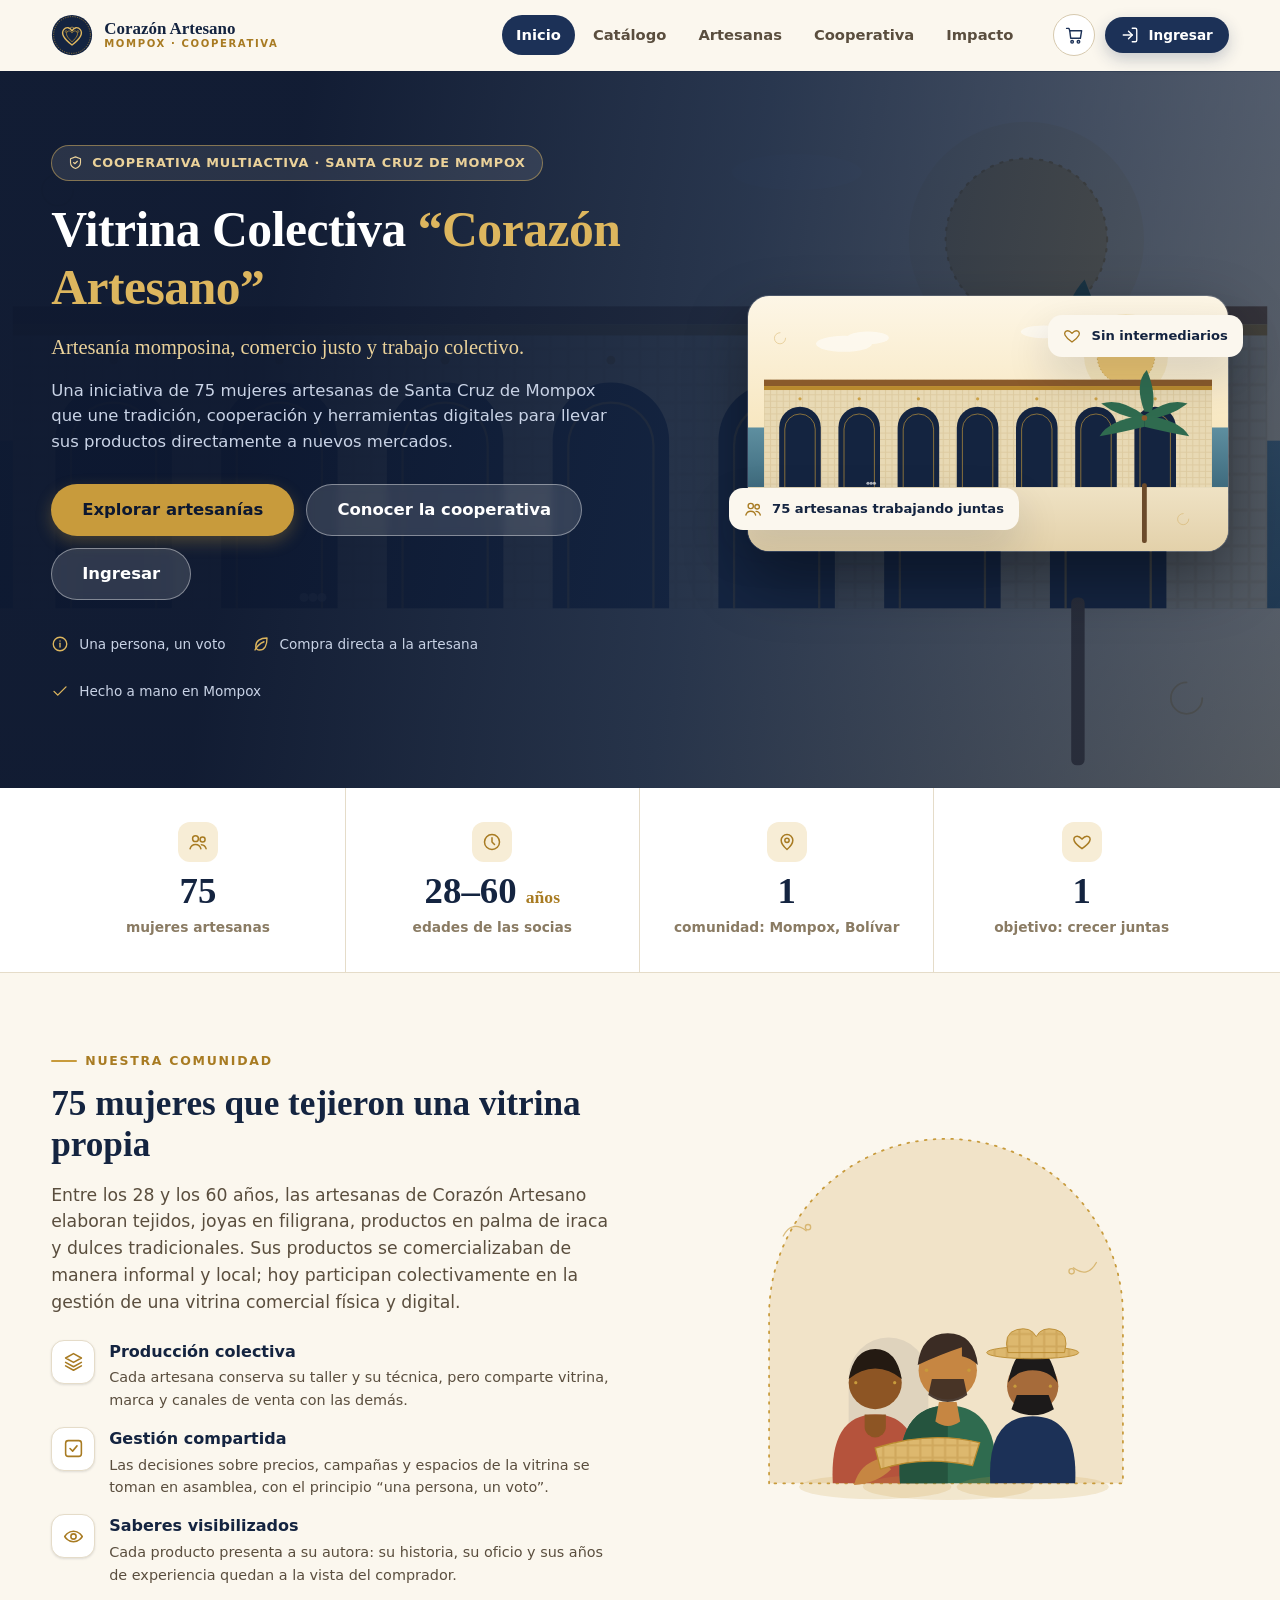
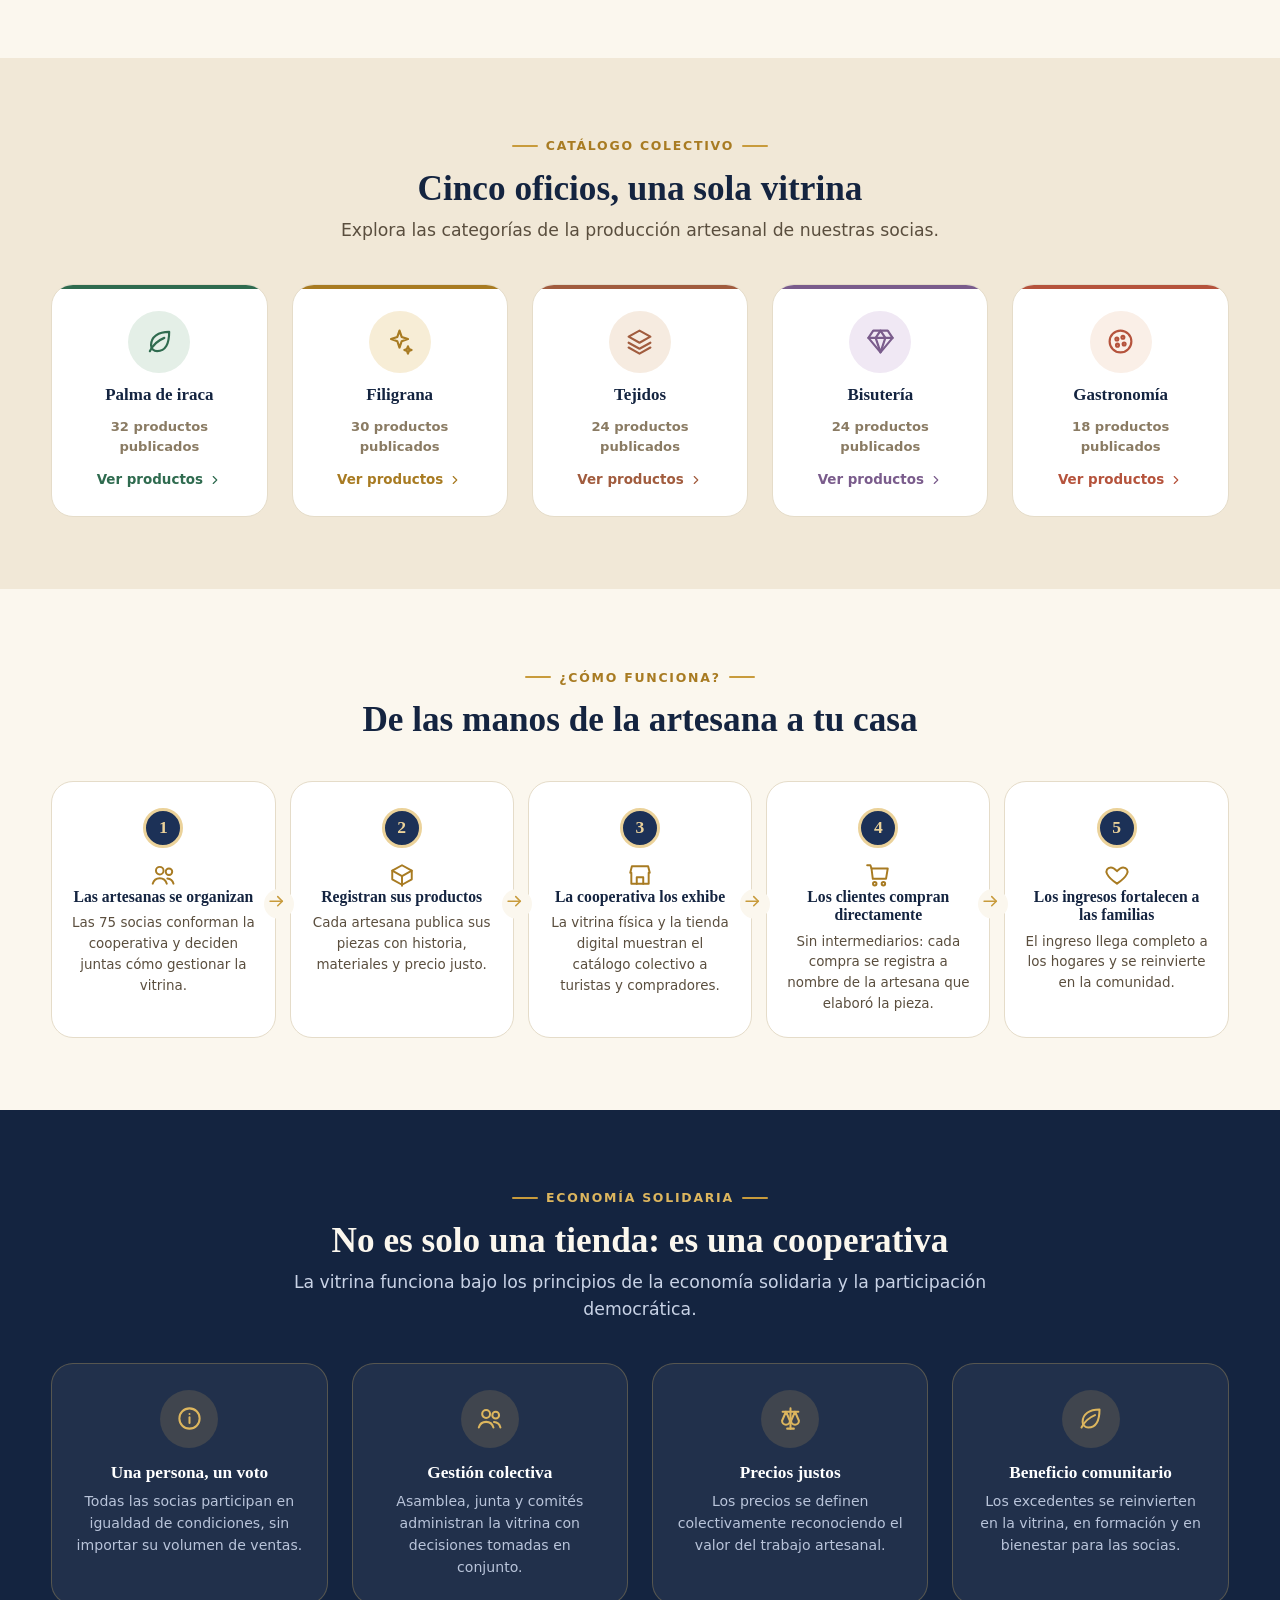
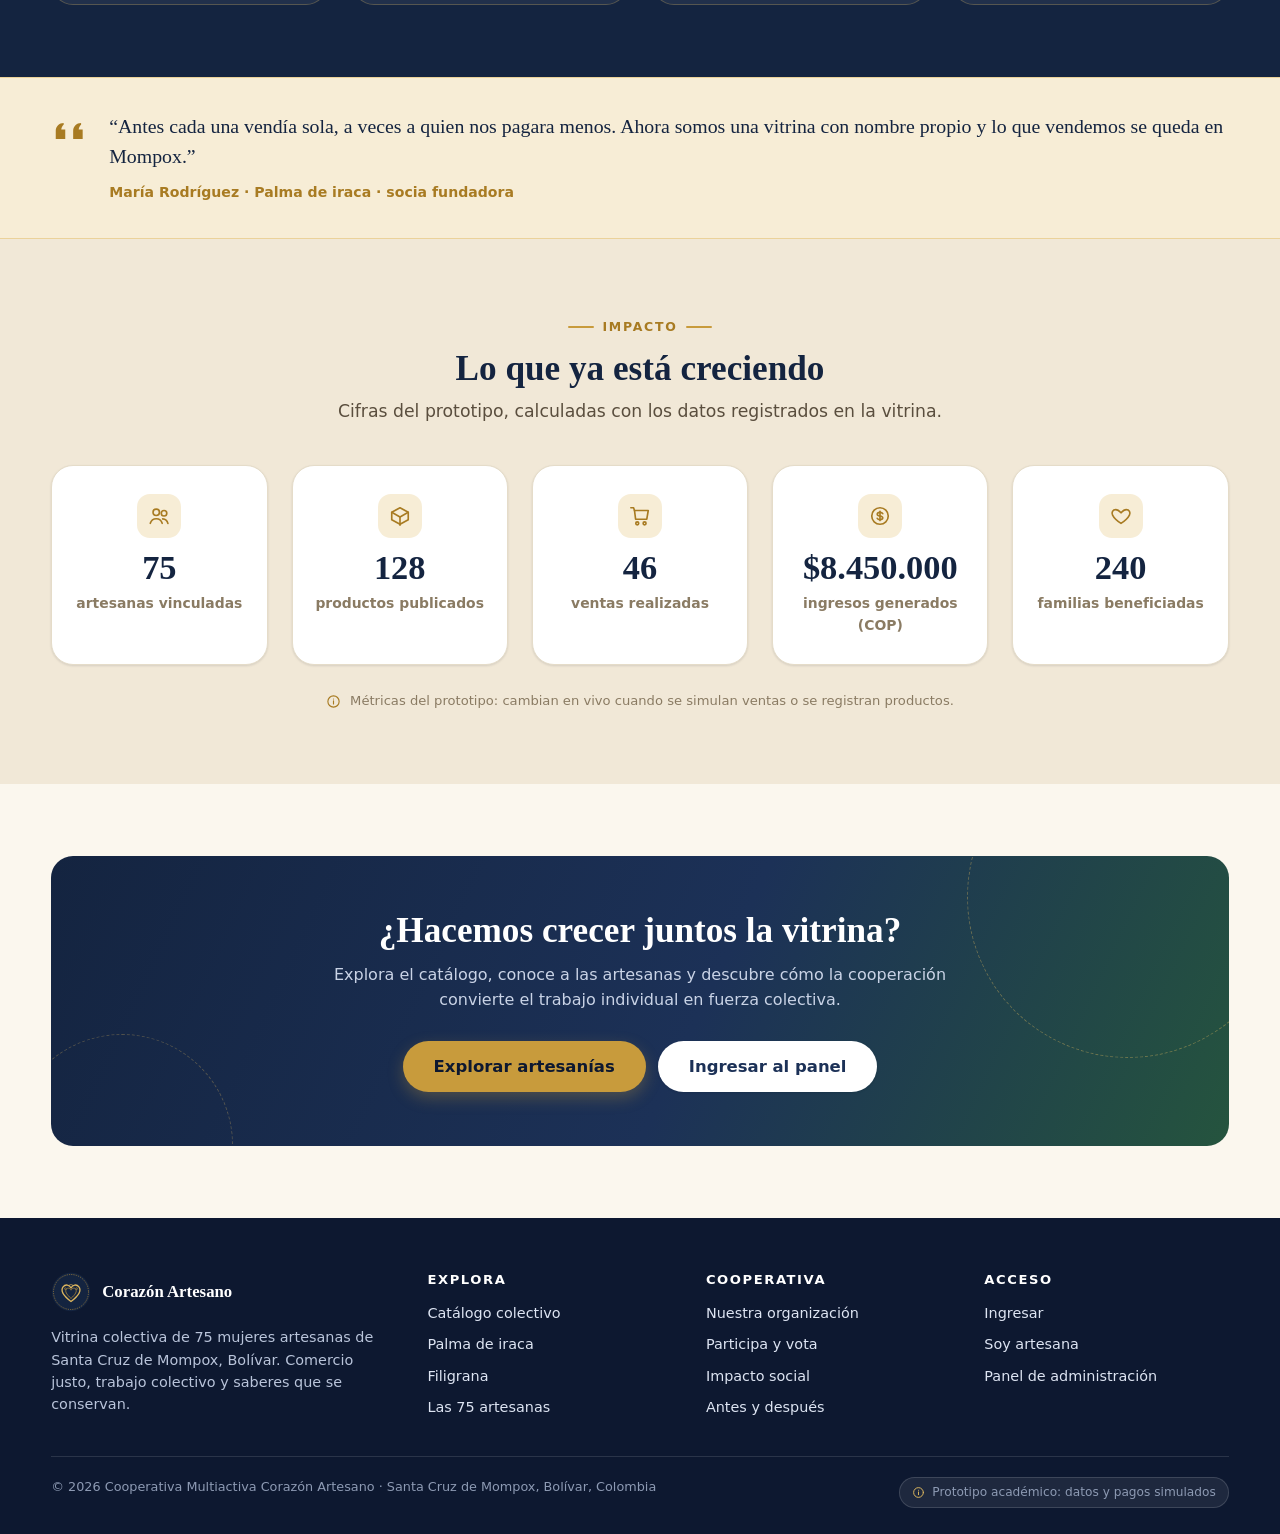
<file: index.html>
<!DOCTYPE html>
<html lang="es">
<head>
  <meta charset="UTF-8">
  <meta name="viewport" content="width=device-width, initial-scale=1.0">
  <title>Corazón Artesano — Vitrina Colectiva de Mompox</title>
  <meta name="description" content="Vitrina colectiva de 75 mujeres artesanas de Santa Cruz de Mompox: palma de iraca, filigrana, tejidos, bisutería y gastronomía con comercio justo y venta directa.">
  <link rel="icon" type="image/svg+xml" href="assets/images/logo.svg">
  <link rel="stylesheet" href="css/styles.css">
  <link rel="stylesheet" href="css/landing.css">
</head>
<body data-nav="index.html">
  <header id="site-nav"></header>

  <main>
    <!-- ================= HERO ================= -->
    <section class="hero">
      <div class="hero-bg"><img src="assets/images/hero-mompox.svg" alt=""></div>
      <div class="container hero-inner">
        <div class="hero-content">
          <span class="hero-badge"><svg class="icon" viewBox="0 0 24 24" fill="none" stroke="currentColor" stroke-width="1.8" stroke-linecap="round" stroke-linejoin="round"><path d="M12 3l8 3v6c0 5-3.5 8-8 9.5C7.5 20 4 17 4 12V6z"/><path d="M9 12l2 2 4-4"/></svg> Cooperativa Multiactiva · Santa Cruz de Mompox</span>
          <h1>Vitrina Colectiva <em>“Corazón Artesano”</em></h1>
          <p class="hero-sub">Artesanía momposina, comercio justo y trabajo colectivo.</p>
          <p class="hero-text">Una iniciativa de 75 mujeres artesanas de Santa Cruz de Mompox que une tradición, cooperación y herramientas digitales para llevar sus productos directamente a nuevos mercados.</p>
          <div class="hero-cta">
            <a class="btn btn-gold btn-lg" href="catalogo.html">Explorar artesanías</a>
            <a class="btn btn-light btn-lg" href="cooperativa.html">Conocer la cooperativa</a>
            <a class="btn btn-light btn-lg" href="login.html">Ingresar</a>
          </div>
          <div class="hero-trust">
            <span class="ht"><svg class="icon" viewBox="0 0 24 24" fill="none" stroke="currentColor" stroke-width="1.8" stroke-linecap="round" stroke-linejoin="round"><circle cx="12" cy="12" r="9"/><path d="M12 11v5"/><path d="M12 8h.01"/></svg> Una persona, un voto</span>
            <span class="ht"><svg class="icon" viewBox="0 0 24 24" fill="none" stroke="currentColor" stroke-width="1.8" stroke-linecap="round" stroke-linejoin="round"><path d="M20 4c-9 0-15 4-15 11a5 5 0 0 0 5 5c7 0 10-6 10-16z"/><path d="M4 20c3-6 7-9 12-11"/></svg> Compra directa a la artesana</span>
            <span class="ht"><svg class="icon" viewBox="0 0 24 24" fill="none" stroke="currentColor" stroke-width="1.8" stroke-linecap="round" stroke-linejoin="round"><path d="M4 12.5l5 5L20 6.5"/></svg> Hecho a mano en Mompox</span>
          </div>
        </div>
        <div class="hero-art">
          <img src="assets/images/hero-mompox.svg" alt="Ilustración de la arquitectura colonial de Mompox y el río Magdalena">
          <div class="floating-chip fc-1">
            <svg class="icon" viewBox="0 0 24 24" fill="none" stroke="currentColor" stroke-width="1.8" stroke-linecap="round" stroke-linejoin="round"><circle cx="9" cy="8" r="3.5"/><path d="M2.5 20c1-3.4 3.7-5 6.5-5s5.5 1.6 6.5 5"/><circle cx="17.5" cy="9" r="3"/><path d="M16 15.2c2.8.2 4.9 1.7 5.7 4.8"/></svg>
            75 artesanas trabajando juntas
          </div>
          <div class="floating-chip fc-2">
            <svg class="icon" viewBox="0 0 24 24" fill="none" stroke="currentColor" stroke-width="1.8" stroke-linecap="round" stroke-linejoin="round"><path d="M12 20s-7-4.6-9.2-9C1.3 8 3 5 6.3 5c2 0 3.4 1 5.7 3.5C14.3 6 15.7 5 17.7 5c3.3 0 5 3 3.5 6-2.2 4.4-9.2 9-9.2 9z"/></svg>
            Sin intermediarios
          </div>
        </div>
      </div>
    </section>

    <!-- ================= COMUNIDAD (cifras) ================= -->
    <section class="stats-band">
      <div class="container">
        <div class="stats-grid">
          <div class="stat-cell">
            <div class="stat-ico"><svg class="icon" viewBox="0 0 24 24" fill="none" stroke="currentColor" stroke-width="1.8" stroke-linecap="round" stroke-linejoin="round"><circle cx="9" cy="8" r="3.5"/><path d="M2.5 20c1-3.4 3.7-5 6.5-5s5.5 1.6 6.5 5"/><circle cx="17.5" cy="9" r="3"/><path d="M16 15.2c2.8.2 4.9 1.7 5.7 4.8"/></svg></div>
            <div class="stat-num">75</div>
            <div class="stat-label">mujeres artesanas</div>
          </div>
          <div class="stat-cell">
            <div class="stat-ico"><svg class="icon" viewBox="0 0 24 24" fill="none" stroke="currentColor" stroke-width="1.8" stroke-linecap="round" stroke-linejoin="round"><circle cx="12" cy="12" r="9"/><path d="M12 7v5l3 3"/></svg></div>
            <div class="stat-num">28–60 <small>años</small></div>
            <div class="stat-label">edades de las socias</div>
          </div>
          <div class="stat-cell">
            <div class="stat-ico"><svg class="icon" viewBox="0 0 24 24" fill="none" stroke="currentColor" stroke-width="1.8" stroke-linecap="round" stroke-linejoin="round"><path d="M12 21s-7-5.8-7-11a7 7 0 0 1 14 0c0 5.2-7 11-7 11z"/><circle cx="12" cy="10" r="2.6"/></svg></div>
            <div class="stat-num">1</div>
            <div class="stat-label">comunidad: Mompox, Bolívar</div>
          </div>
          <div class="stat-cell">
            <div class="stat-ico"><svg class="icon" viewBox="0 0 24 24" fill="none" stroke="currentColor" stroke-width="1.8" stroke-linecap="round" stroke-linejoin="round"><path d="M12 20s-7-4.6-9.2-9C1.3 8 3 5 6.3 5c2 0 3.4 1 5.7 3.5C14.3 6 15.7 5 17.7 5c3.3 0 5 3 3.5 6-2.2 4.4-9.2 9-9.2 9z"/></svg></div>
            <div class="stat-num">1</div>
            <div class="stat-label">objetivo: crecer juntas</div>
          </div>
        </div>
      </div>
    </section>

    <!-- ================= NUESTRA COMUNIDAD ================= -->
    <section class="section" id="comunidad">
      <div class="container community-grid">
        <div class="reveal">
          <span class="eyebrow">Nuestra comunidad</span>
          <h2>75 mujeres que tejieron una vitrina propia</h2>
          <p class="lead mt-16">Entre los 28 y los 60 años, las artesanas de Corazón Artesano elaboran tejidos, joyas en filigrana, productos en palma de iraca y dulces tradicionales. Sus productos se comercializaban de manera informal y local; hoy participan colectivamente en la gestión de una vitrina comercial física y digital.</p>
          <div class="community-points">
            <div class="community-point">
              <span class="cp-ico"><svg class="icon" viewBox="0 0 24 24" fill="none" stroke="currentColor" stroke-width="1.8" stroke-linecap="round" stroke-linejoin="round"><path d="M12 3l9 5-9 5-9-5z"/><path d="M3 13l9 5 9-5"/><path d="M3 17l9 5 9-5"/></svg></span>
              <div><strong>Producción colectiva</strong><p>Cada artesana conserva su taller y su técnica, pero comparte vitrina, marca y canales de venta con las demás.</p></div>
            </div>
            <div class="community-point">
              <span class="cp-ico"><svg class="icon" viewBox="0 0 24 24" fill="none" stroke="currentColor" stroke-width="1.8" stroke-linecap="round" stroke-linejoin="round"><rect x="3" y="3" width="18" height="18" rx="3"/><path d="M8 12l3 3 5-6"/></svg></span>
              <div><strong>Gestión compartida</strong><p>Las decisiones sobre precios, campañas y espacios de la vitrina se toman en asamblea, con el principio “una persona, un voto”.</p></div>
            </div>
            <div class="community-point">
              <span class="cp-ico"><svg class="icon" viewBox="0 0 24 24" fill="none" stroke="currentColor" stroke-width="1.8" stroke-linecap="round" stroke-linejoin="round"><path d="M2 12s3.5-6 10-6 10 6 10 6-3.5 6-10 6-10-6-10-6z"/><circle cx="12" cy="12" r="3"/></svg></span>
              <div><strong>Saberes visibilizados</strong><p>Cada producto presenta a su autora: su historia, su oficio y sus años de experiencia quedan a la vista del comprador.</p></div>
            </div>
          </div>
        </div>
        <div class="community-art reveal">
          <img src="assets/images/comunidad.svg" alt="Ilustración de tres artesanas de Mompox trabajando juntas">
        </div>
      </div>
    </section>

    <!-- ================= CATEGORÍAS ================= -->
    <section class="section section-alt" id="categorias">
      <div class="container">
        <div class="section-head center">
          <span class="eyebrow">Catálogo colectivo</span>
          <h2>Cinco oficios, una sola vitrina</h2>
          <p class="lead mt-8">Explora las categorías de la producción artesanal de nuestras socias.</p>
        </div>
        <div class="grid grid-5">
          <a class="category-card reveal" href="catalogo.html?cat=palma" style="--cat-color:#2F6B4F;--cat-bg:#E4EFE7">
            <span class="cat-ico"><svg class="icon" viewBox="0 0 24 24" fill="none" stroke="currentColor" stroke-width="1.8" stroke-linecap="round" stroke-linejoin="round"><path d="M20 4c-9 0-15 4-15 11a5 5 0 0 0 5 5c7 0 10-6 10-16z"/><path d="M4 20c3-6 7-9 12-11"/></svg></span>
            <h3>Palma de iraca</h3>
            <span class="cat-count" data-cat-count="palma">—</span>
            <span class="cat-link">Ver productos <svg class="icon" viewBox="0 0 24 24" fill="none" stroke="currentColor" stroke-width="2" stroke-linecap="round" stroke-linejoin="round"><path d="M9 6l6 6-6 6"/></svg></span>
          </a>
          <a class="category-card reveal" href="catalogo.html?cat=filigrana" style="--cat-color:#A87B22;--cat-bg:#F7EDD6">
            <span class="cat-ico"><svg class="icon" viewBox="0 0 24 24" fill="none" stroke="currentColor" stroke-width="1.8" stroke-linecap="round" stroke-linejoin="round"><path d="M12 3l1.8 5.2L19 10l-5.2 1.8L12 17l-1.8-5.2L5 10l5.2-1.8z"/><path d="M19 16l.8 2.2L22 19l-2.2.8L19 22l-.8-2.2L16 19l2.2-.8z"/></svg></span>
            <h3>Filigrana</h3>
            <span class="cat-count" data-cat-count="filigrana">—</span>
            <span class="cat-link">Ver productos <svg class="icon" viewBox="0 0 24 24" fill="none" stroke="currentColor" stroke-width="2" stroke-linecap="round" stroke-linejoin="round"><path d="M9 6l6 6-6 6"/></svg></span>
          </a>
          <a class="category-card reveal" href="catalogo.html?cat=tejidos" style="--cat-color:#A15C3E;--cat-bg:#F6EBE0">
            <span class="cat-ico"><svg class="icon" viewBox="0 0 24 24" fill="none" stroke="currentColor" stroke-width="1.8" stroke-linecap="round" stroke-linejoin="round"><path d="M12 3l9 5-9 5-9-5z"/><path d="M3 13l9 5 9-5"/><path d="M3 17l9 5 9-5"/></svg></span>
            <h3>Tejidos</h3>
            <span class="cat-count" data-cat-count="tejidos">—</span>
            <span class="cat-link">Ver productos <svg class="icon" viewBox="0 0 24 24" fill="none" stroke="currentColor" stroke-width="2" stroke-linecap="round" stroke-linejoin="round"><path d="M9 6l6 6-6 6"/></svg></span>
          </a>
          <a class="category-card reveal" href="catalogo.html?cat=bisuteria" style="--cat-color:#7A5C8C;--cat-bg:#F0E8F4">
            <span class="cat-ico"><svg class="icon" viewBox="0 0 24 24" fill="none" stroke="currentColor" stroke-width="1.8" stroke-linecap="round" stroke-linejoin="round"><path d="M6 3h12l4 6-10 12L2 9z"/><path d="M2 9h20"/><path d="M12 21L8 9l4-6 4 6z"/></svg></span>
            <h3>Bisutería</h3>
            <span class="cat-count" data-cat-count="bisuteria">—</span>
            <span class="cat-link">Ver productos <svg class="icon" viewBox="0 0 24 24" fill="none" stroke="currentColor" stroke-width="2" stroke-linecap="round" stroke-linejoin="round"><path d="M9 6l6 6-6 6"/></svg></span>
          </a>
          <a class="category-card reveal" href="catalogo.html?cat=gastronomia" style="--cat-color:#B5533C;--cat-bg:#FAEFE7">
            <span class="cat-ico"><svg class="icon" viewBox="0 0 24 24" fill="none" stroke="currentColor" stroke-width="1.8" stroke-linecap="round" stroke-linejoin="round"><circle cx="12" cy="12" r="9"/><circle cx="9" cy="10" r="1.2"/><circle cx="14" cy="8.5" r="1.2"/><circle cx="15" cy="14" r="1.2"/><circle cx="9.5" cy="15" r="1.2"/></svg></span>
            <h3>Gastronomía</h3>
            <span class="cat-count" data-cat-count="gastronomia">—</span>
            <span class="cat-link">Ver productos <svg class="icon" viewBox="0 0 24 24" fill="none" stroke="currentColor" stroke-width="2" stroke-linecap="round" stroke-linejoin="round"><path d="M9 6l6 6-6 6"/></svg></span>
          </a>
        </div>
      </div>
    </section>

    <!-- ================= CÓMO FUNCIONA ================= -->
    <section class="section" id="como-funciona">
      <div class="container">
        <div class="section-head center">
          <span class="eyebrow">¿Cómo funciona?</span>
          <h2>De las manos de la artesana a tu casa</h2>
        </div>
        <div class="steps-flow">
          <div class="step-card reveal">
            <div class="step-num">1</div>
            <span class="step-ico"><svg class="icon" viewBox="0 0 24 24" fill="none" stroke="currentColor" stroke-width="1.8" stroke-linecap="round" stroke-linejoin="round"><circle cx="9" cy="8" r="3.5"/><path d="M2.5 20c1-3.4 3.7-5 6.5-5s5.5 1.6 6.5 5"/><circle cx="17.5" cy="9" r="3"/><path d="M16 15.2c2.8.2 4.9 1.7 5.7 4.8"/></svg></span>
            <h3>Las artesanas se organizan</h3>
            <p>Las 75 socias conforman la cooperativa y deciden juntas cómo gestionar la vitrina.</p>
            <span class="step-arrow"><svg class="icon" viewBox="0 0 24 24" fill="none" stroke="currentColor" stroke-width="2" stroke-linecap="round" stroke-linejoin="round"><path d="M4 12h16"/><path d="M14 6l6 6-6 6"/></svg></span>
          </div>
          <div class="step-card reveal">
            <div class="step-num">2</div>
            <span class="step-ico"><svg class="icon" viewBox="0 0 24 24" fill="none" stroke="currentColor" stroke-width="1.8" stroke-linecap="round" stroke-linejoin="round"><path d="M21 8l-9-5-9 5v8l9 5 9-5z"/><path d="M3 8l9 5 9-5"/><path d="M12 13v9"/></svg></span>
            <h3>Registran sus productos</h3>
            <p>Cada artesana publica sus piezas con historia, materiales y precio justo.</p>
            <span class="step-arrow"><svg class="icon" viewBox="0 0 24 24" fill="none" stroke="currentColor" stroke-width="2" stroke-linecap="round" stroke-linejoin="round"><path d="M4 12h16"/><path d="M14 6l6 6-6 6"/></svg></span>
          </div>
          <div class="step-card reveal">
            <div class="step-num">3</div>
            <span class="step-ico"><svg class="icon" viewBox="0 0 24 24" fill="none" stroke="currentColor" stroke-width="1.8" stroke-linecap="round" stroke-linejoin="round"><path d="M4 10v10h16V10"/><path d="M3 10l1.5-6h15L21 10"/><path d="M9 20v-6h6v6"/></svg></span>
            <h3>La cooperativa los exhibe</h3>
            <p>La vitrina física y la tienda digital muestran el catálogo colectivo a turistas y compradores.</p>
            <span class="step-arrow"><svg class="icon" viewBox="0 0 24 24" fill="none" stroke="currentColor" stroke-width="2" stroke-linecap="round" stroke-linejoin="round"><path d="M4 12h16"/><path d="M14 6l6 6-6 6"/></svg></span>
          </div>
          <div class="step-card reveal">
            <div class="step-num">4</div>
            <span class="step-ico"><svg class="icon" viewBox="0 0 24 24" fill="none" stroke="currentColor" stroke-width="1.8" stroke-linecap="round" stroke-linejoin="round"><path d="M6 6h15l-1.6 9.5H7.2z"/><path d="M6 6L5 3H2"/><circle cx="9" cy="20" r="1.6"/><circle cx="17" cy="20" r="1.6"/></svg></span>
            <h3>Los clientes compran directamente</h3>
            <p>Sin intermediarios: cada compra se registra a nombre de la artesana que elaboró la pieza.</p>
            <span class="step-arrow"><svg class="icon" viewBox="0 0 24 24" fill="none" stroke="currentColor" stroke-width="2" stroke-linecap="round" stroke-linejoin="round"><path d="M4 12h16"/><path d="M14 6l6 6-6 6"/></svg></span>
          </div>
          <div class="step-card reveal">
            <div class="step-num">5</div>
            <span class="step-ico"><svg class="icon" viewBox="0 0 24 24" fill="none" stroke="currentColor" stroke-width="1.8" stroke-linecap="round" stroke-linejoin="round"><path d="M12 20s-7-4.6-9.2-9C1.3 8 3 5 6.3 5c2 0 3.4 1 5.7 3.5C14.3 6 15.7 5 17.7 5c3.3 0 5 3 3.5 6-2.2 4.4-9.2 9-9.2 9z"/></svg></span>
            <h3>Los ingresos fortalecen a las familias</h3>
            <p>El ingreso llega completo a los hogares y se reinvierte en la comunidad.</p>
          </div>
        </div>
      </div>
    </section>

    <!-- ================= ECONOMÍA SOLIDARIA ================= -->
    <section class="section section-navy" id="economia-solidaria">
      <div class="container">
        <div class="section-head center">
          <span class="eyebrow" style="color:var(--gold-400)">Economía solidaria</span>
          <h2>No es solo una tienda: es una cooperativa</h2>
          <p class="lead mt-8">La vitrina funciona bajo los principios de la economía solidaria y la participación democrática.</p>
        </div>
        <div class="grid grid-4">
          <div class="pillar-card reveal">
            <span class="pillar-ico"><svg class="icon" viewBox="0 0 24 24" fill="none" stroke="currentColor" stroke-width="1.8" stroke-linecap="round" stroke-linejoin="round"><circle cx="12" cy="12" r="9"/><path d="M12 11v5"/><path d="M12 8h.01"/></svg></span>
            <h3>Una persona, un voto</h3>
            <p>Todas las socias participan en igualdad de condiciones, sin importar su volumen de ventas.</p>
          </div>
          <div class="pillar-card reveal">
            <span class="pillar-ico"><svg class="icon" viewBox="0 0 24 24" fill="none" stroke="currentColor" stroke-width="1.8" stroke-linecap="round" stroke-linejoin="round"><circle cx="9" cy="8" r="3.5"/><path d="M2.5 20c1-3.4 3.7-5 6.5-5s5.5 1.6 6.5 5"/><circle cx="17.5" cy="9" r="3"/><path d="M16 15.2c2.8.2 4.9 1.7 5.7 4.8"/></svg></span>
            <h3>Gestión colectiva</h3>
            <p>Asamblea, junta y comités administran la vitrina con decisiones tomadas en conjunto.</p>
          </div>
          <div class="pillar-card reveal">
            <span class="pillar-ico"><svg class="icon" viewBox="0 0 24 24" fill="none" stroke="currentColor" stroke-width="1.8" stroke-linecap="round" stroke-linejoin="round"><path d="M12 3v18M5 6l14 0"/><path d="M8 6l-3.5 8a3.5 3.5 0 0 0 7 0zM16 6l-3.5 8a3.5 3.5 0 0 0 7 0z"/><path d="M9 21h6"/></svg></span>
            <h3>Precios justos</h3>
            <p>Los precios se definen colectivamente reconociendo el valor del trabajo artesanal.</p>
          </div>
          <div class="pillar-card reveal">
            <span class="pillar-ico"><svg class="icon" viewBox="0 0 24 24" fill="none" stroke="currentColor" stroke-width="1.8" stroke-linecap="round" stroke-linejoin="round"><path d="M20 4c-9 0-15 4-15 11a5 5 0 0 0 5 5c7 0 10-6 10-16z"/><path d="M4 20c3-6 7-9 12-11"/></svg></span>
            <h3>Beneficio comunitario</h3>
            <p>Los excedentes se reinvierten en la vitrina, en formación y en bienestar para las socias.</p>
          </div>
        </div>
      </div>
    </section>

    <section class="quote-band">
      <div class="container quote-inner">
        <span class="q-ico"><svg class="icon" viewBox="0 0 24 24" fill="currentColor" stroke="none"><path d="M8 7c-2.8 0-5 2.2-5 5v5h6v-6H6.5C6.6 9.6 7.3 8.6 8 8zM19 7c-2.8 0-5 2.2-5 5v5h6v-6h-2.5c.1-1.4.8-2.4 1.5-3z"/></svg></span>
        <div>
          <blockquote>“Antes cada una vendía sola, a veces a quien nos pagara menos. Ahora somos una vitrina con nombre propio y lo que vendemos se queda en Mompox.”</blockquote>
          <cite>María Rodríguez · Palma de iraca · socia fundadora</cite>
        </div>
      </div>
    </section>

    <!-- ================= IMPACTO ================= -->
    <section class="section section-alt" id="impacto">
      <div class="container">
        <div class="section-head center">
          <span class="eyebrow">Impacto</span>
          <h2>Lo que ya está creciendo</h2>
          <p class="lead mt-8">Cifras del prototipo, calculadas con los datos registrados en la vitrina.</p>
        </div>
        <div class="grid grid-5">
          <div class="metric-tile reveal">
            <div class="metric-ico"><svg class="icon" viewBox="0 0 24 24" fill="none" stroke="currentColor" stroke-width="1.8" stroke-linecap="round" stroke-linejoin="round"><circle cx="9" cy="8" r="3.5"/><path d="M2.5 20c1-3.4 3.7-5 6.5-5s5.5 1.6 6.5 5"/><circle cx="17.5" cy="9" r="3"/><path d="M16 15.2c2.8.2 4.9 1.7 5.7 4.8"/></svg></div>
            <div class="metric-num count-up" id="metric-artesanas" data-value="75">0</div>
            <div class="metric-label">artesanas vinculadas</div>
          </div>
          <div class="metric-tile reveal">
            <div class="metric-ico"><svg class="icon" viewBox="0 0 24 24" fill="none" stroke="currentColor" stroke-width="1.8" stroke-linecap="round" stroke-linejoin="round"><path d="M21 8l-9-5-9 5v8l9 5 9-5z"/><path d="M3 8l9 5 9-5"/><path d="M12 13v9"/></svg></div>
            <div class="metric-num count-up" id="metric-productos" data-value="128">0</div>
            <div class="metric-label">productos publicados</div>
          </div>
          <div class="metric-tile reveal">
            <div class="metric-ico"><svg class="icon" viewBox="0 0 24 24" fill="none" stroke="currentColor" stroke-width="1.8" stroke-linecap="round" stroke-linejoin="round"><path d="M6 6h15l-1.6 9.5H7.2z"/><path d="M6 6L5 3H2"/><circle cx="9" cy="20" r="1.6"/><circle cx="17" cy="20" r="1.6"/></svg></div>
            <div class="metric-num count-up" id="metric-pedidos" data-value="46">0</div>
            <div class="metric-label">ventas realizadas</div>
          </div>
          <div class="metric-tile reveal">
            <div class="metric-ico"><svg class="icon" viewBox="0 0 24 24" fill="none" stroke="currentColor" stroke-width="1.8" stroke-linecap="round" stroke-linejoin="round"><circle cx="12" cy="12" r="9"/><path d="M12 7v10"/><path d="M15 9.5c-.5-1-1.7-1.5-3-1.5-1.6 0-3 .8-3 2s1.4 1.8 3 2 3 .9 3 2-1.4 2-3 2c-1.3 0-2.5-.5-3-1.5"/></svg></div>
            <div class="metric-num count-up" id="metric-ventas" data-value="8450000" data-money>$0</div>
            <div class="metric-label">ingresos generados (COP)</div>
          </div>
          <div class="metric-tile reveal">
            <div class="metric-ico"><svg class="icon" viewBox="0 0 24 24" fill="none" stroke="currentColor" stroke-width="1.8" stroke-linecap="round" stroke-linejoin="round"><path d="M12 20s-7-4.6-9.2-9C1.3 8 3 5 6.3 5c2 0 3.4 1 5.7 3.5C14.3 6 15.7 5 17.7 5c3.3 0 5 3 3.5 6-2.2 4.4-9.2 9-9.2 9z"/></svg></div>
            <div class="metric-num count-up" id="metric-familias" data-value="240">0</div>
            <div class="metric-label">familias beneficiadas</div>
          </div>
        </div>
        <p class="disclaimer-note"><svg class="icon" viewBox="0 0 24 24" fill="none" stroke="currentColor" stroke-width="1.8" stroke-linecap="round" stroke-linejoin="round"><circle cx="12" cy="12" r="9"/><path d="M12 11v5"/><path d="M12 8h.01"/></svg> Métricas del prototipo: cambian en vivo cuando se simulan ventas o se registran productos.</p>
      </div>
    </section>

    <!-- ================= CTA ================= -->
    <section class="section">
      <div class="container">
        <div class="cta-final reveal">
          <h2>¿Hacemos crecer juntos la vitrina?</h2>
          <p>Explora el catálogo, conoce a las artesanas y descubre cómo la cooperación convierte el trabajo individual en fuerza colectiva.</p>
          <div class="hero-cta">
            <a class="btn btn-gold btn-lg" href="catalogo.html">Explorar artesanías</a>
            <a class="btn btn-white btn-lg" href="login.html">Ingresar al panel</a>
          </div>
        </div>
      </div>
    </section>
  </main>

  <footer id="site-footer"></footer>

  <script src="js/data.js"></script>
  <script src="js/store.js"></script>
  <script src="js/app.js"></script>
  <script src="js/landing.js"></script>
</body>
</html>
</file>
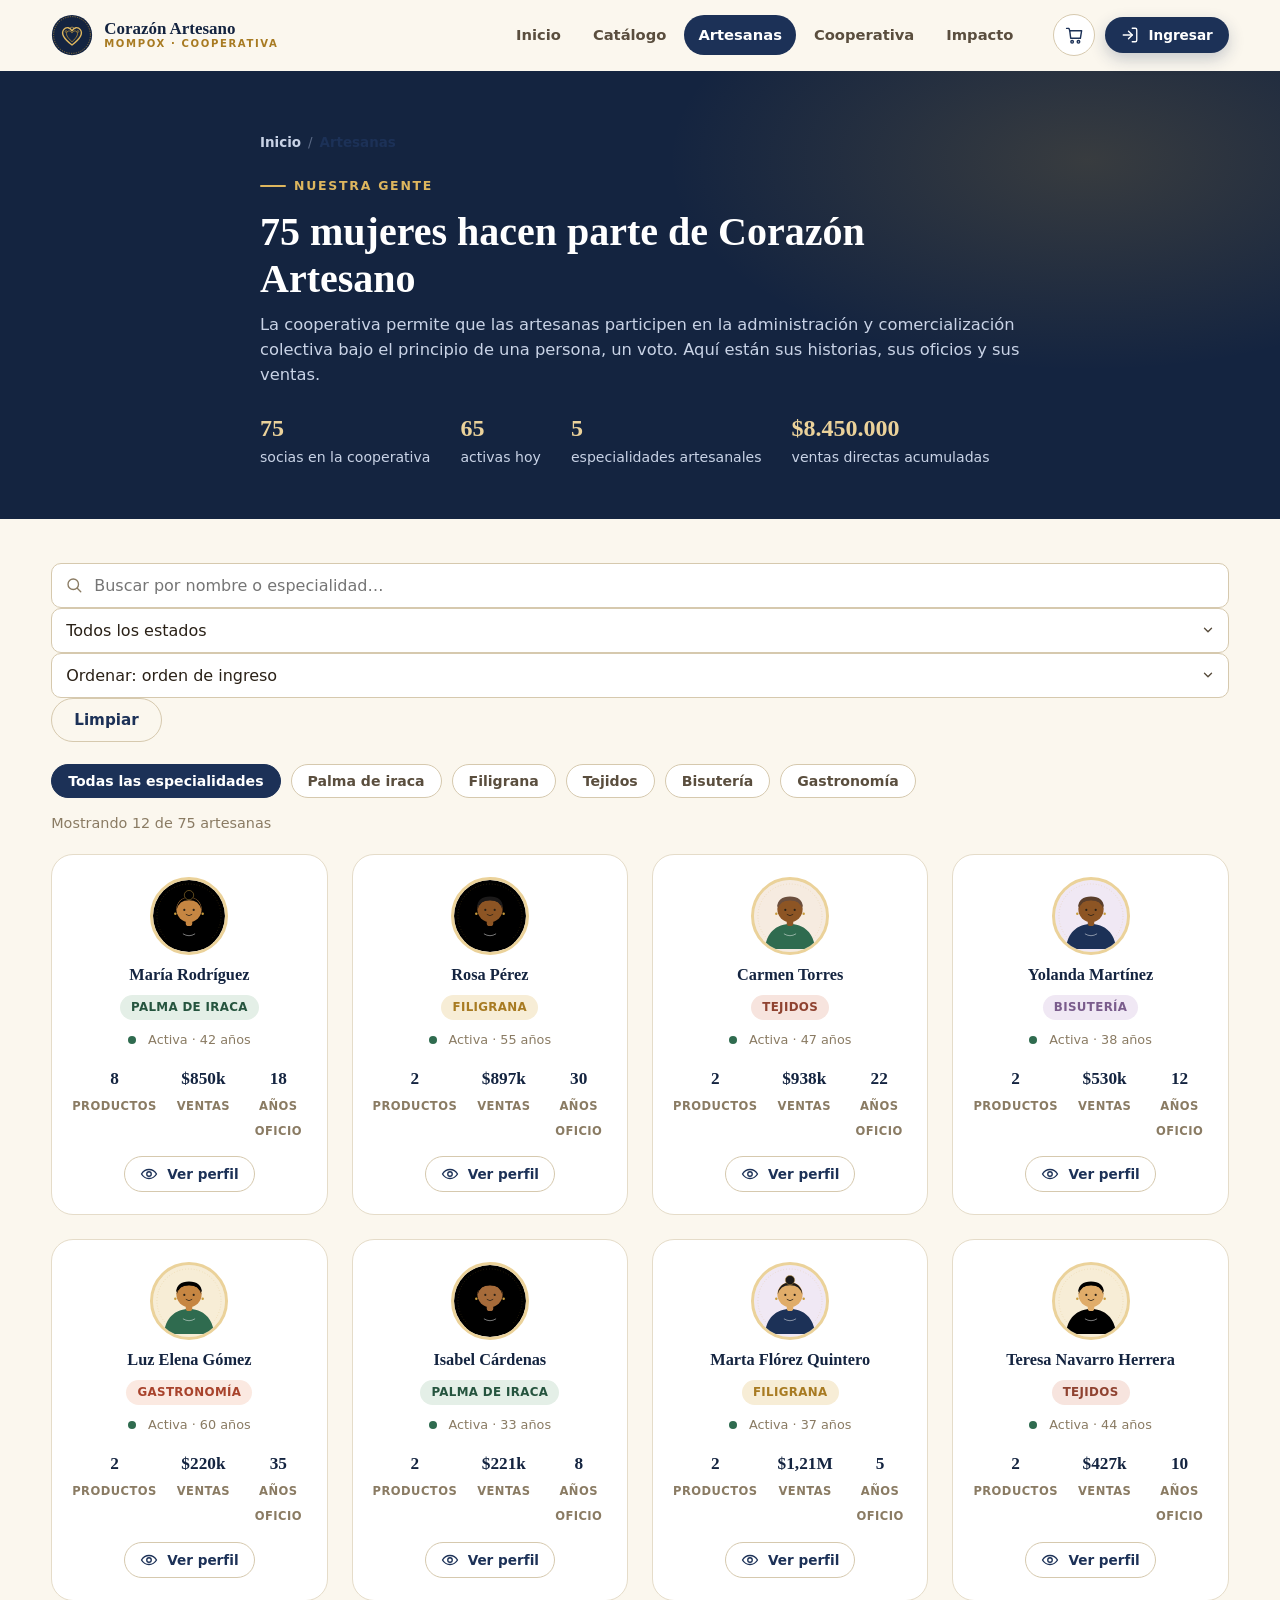
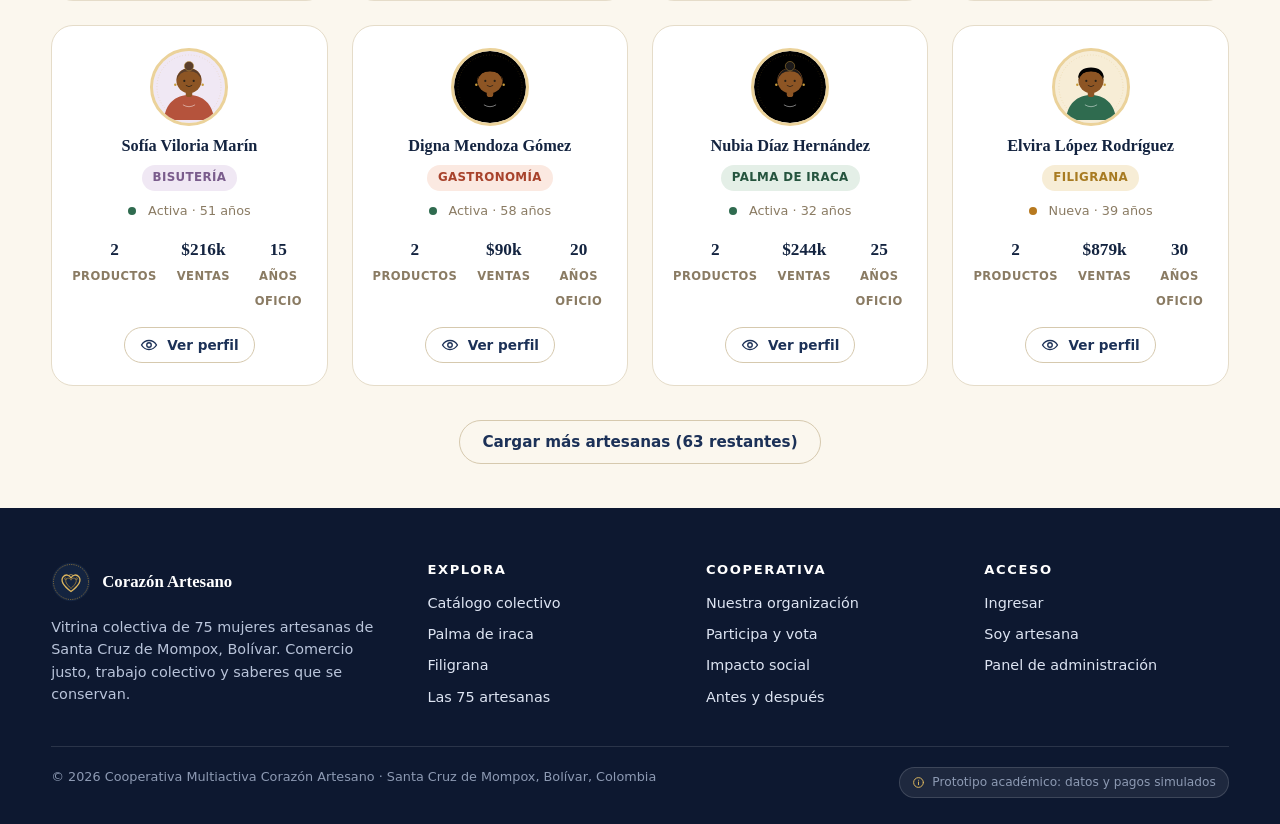
<file: artesanas.html>
<!DOCTYPE html>
<html lang="es">
<head>
  <meta charset="UTF-8">
  <meta name="viewport" content="width=device-width, initial-scale=1.0">
  <title>Las 75 artesanas — Corazón Artesano</title>
  <meta name="description" content="Conoce a las 75 mujeres artesanas de Santa Cruz de Mompox que hacen parte de la cooperativa Corazón Artesano.">
  <link rel="icon" type="image/svg+xml" href="assets/images/logo.svg">
  <link rel="stylesheet" href="css/styles.css">
  <link rel="stylesheet" href="css/landing.css">
</head>
<body data-nav="artesanas.html">
  <header id="site-nav"></header>

  <main>
    <section class="page-hero">
      <div class="container ph-inner">
        <nav class="breadcrumbs" aria-label="Ruta de navegación">
          <a href="index.html">Inicio</a><span class="sep">/</span><span class="current">Artesanas</span>
        </nav>
        <span class="eyebrow">Nuestra gente</span>
        <h1>75 mujeres hacen parte de Corazón Artesano</h1>
        <p>La cooperativa permite que las artesanas participen en la administración y comercialización colectiva bajo el principio de una persona, un voto. Aquí están sus historias, sus oficios y sus ventas.</p>
        <div class="ph-stats" id="hero-stats"></div>
      </div>
    </section>

    <section class="section-tight">
      <div class="container">
        <div class="admin-toolbar" style="grid-template-columns:minmax(200px,1fr) auto auto auto">
          <div class="search-box">
            <svg class="icon" viewBox="0 0 24 24" fill="none" stroke="currentColor" stroke-width="1.8" stroke-linecap="round" stroke-linejoin="round"><circle cx="11" cy="11" r="7"/><path d="M21 21l-4.3-4.3"/></svg>
            <input type="search" id="buscar" placeholder="Buscar por nombre o especialidad…" aria-label="Buscar artesanas">
          </div>
          <select id="filtro-estado" aria-label="Filtrar por estado">
            <option value="todos">Todos los estados</option>
            <option value="Activa">Activas</option>
            <option value="Nueva">Nuevas</option>
            <option value="En proceso">En proceso</option>
          </select>
          <select id="ordenar" aria-label="Ordenar artesanas">
            <option value="orden">Ordenar: orden de ingreso</option>
            <option value="nombre">Nombre (A-Z)</option>
            <option value="ventas">Más ventas</option>
            <option value="productos">Más productos</option>
            <option value="oficio">Más años de oficio</option>
          </select>
          <button type="button" class="btn btn-outline" id="limpiar">Limpiar</button>
        </div>

        <div class="chips-row" id="chips">
          <button type="button" class="chip active" data-esp="todas">Todas las especialidades</button>
          <button type="button" class="chip" data-esp="palma">Palma de iraca</button>
          <button type="button" class="chip" data-esp="filigrana">Filigrana</button>
          <button type="button" class="chip" data-esp="tejidos">Tejidos</button>
          <button type="button" class="chip" data-esp="bisuteria">Bisutería</button>
          <button type="button" class="chip" data-esp="gastronomia">Gastronomía</button>
        </div>

        <div class="results-info"><span id="contador">—</span></div>

        <div class="grid grid-4" id="grid"></div>
        <div id="vacio"></div>

        <div class="load-more-wrap">
          <button type="button" class="btn btn-outline" id="mas" style="display:none">Cargar más artesanas</button>
        </div>
      </div>
    </section>
  </main>

  <footer id="site-footer"></footer>

  <script src="js/data.js"></script>
  <script src="js/store.js"></script>
  <script src="js/app.js"></script>
  <script src="js/artesanas.js"></script>
</body>
</html>
</file>
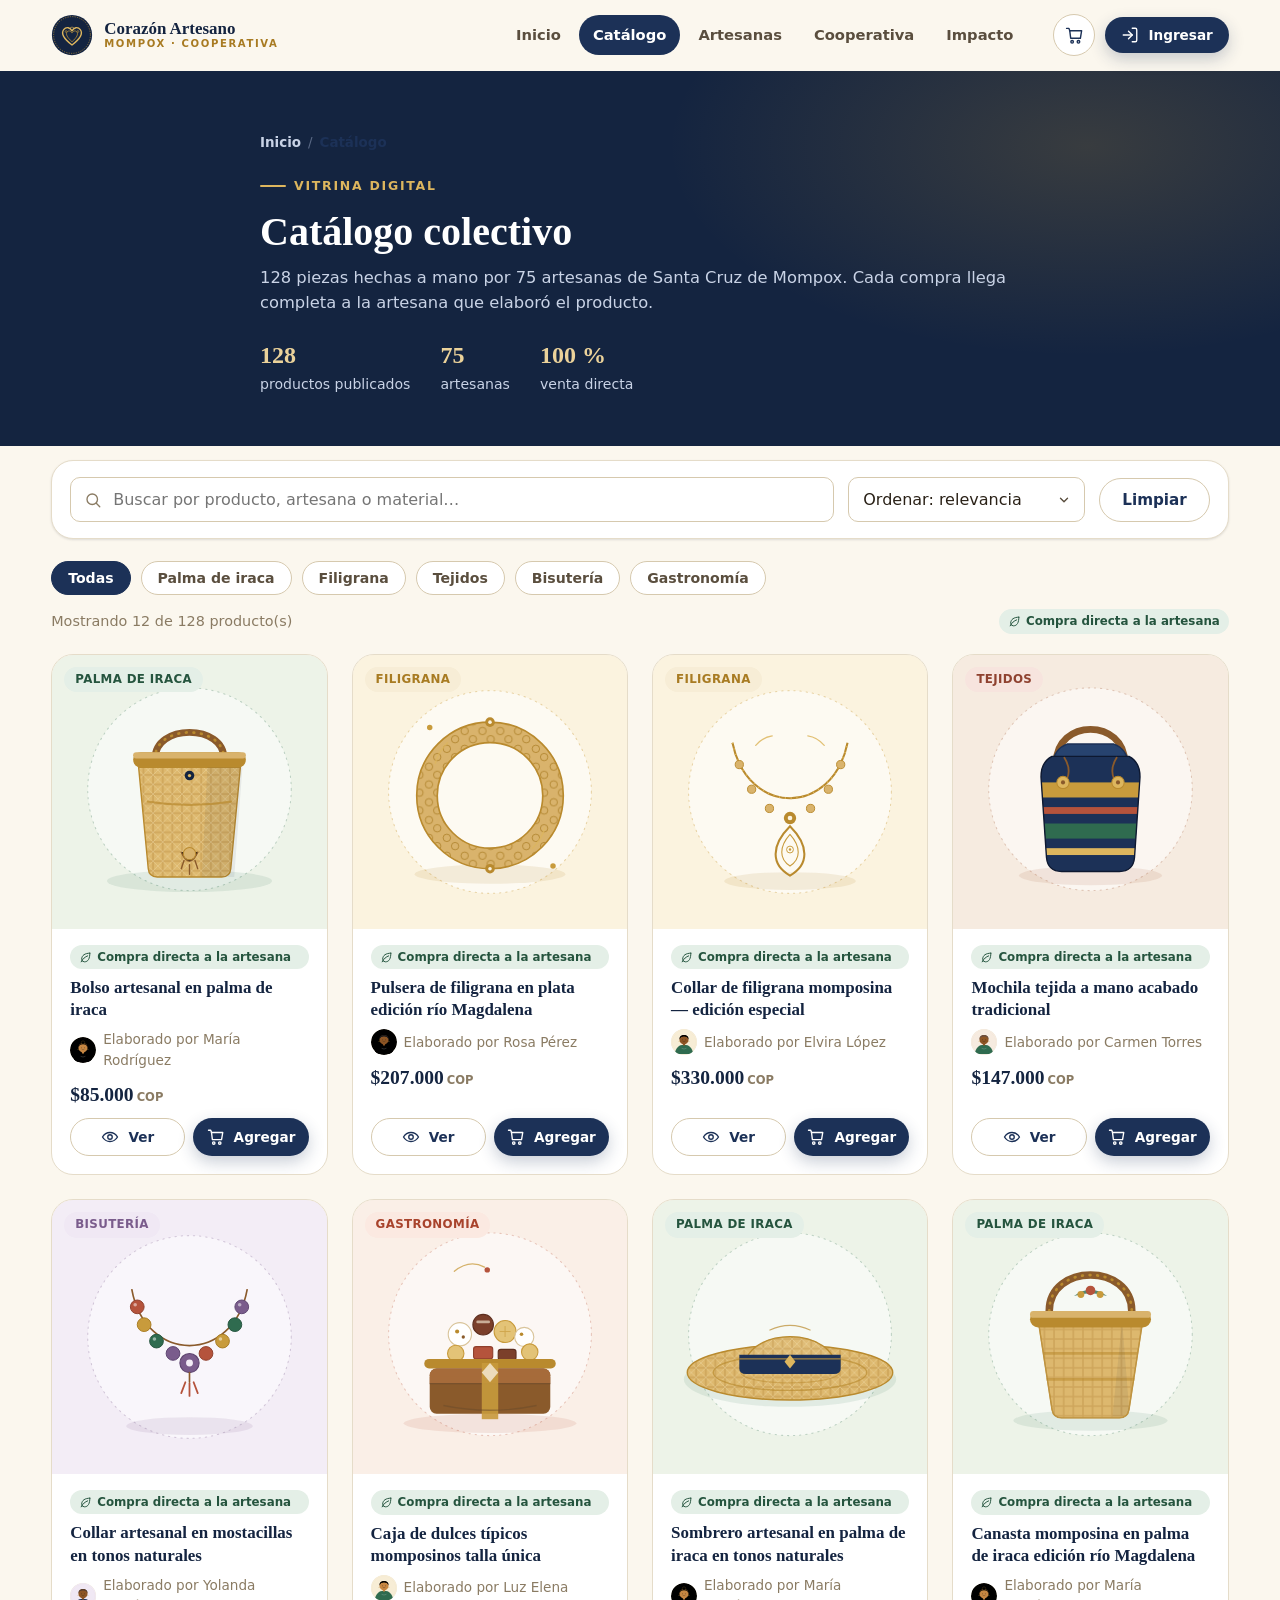
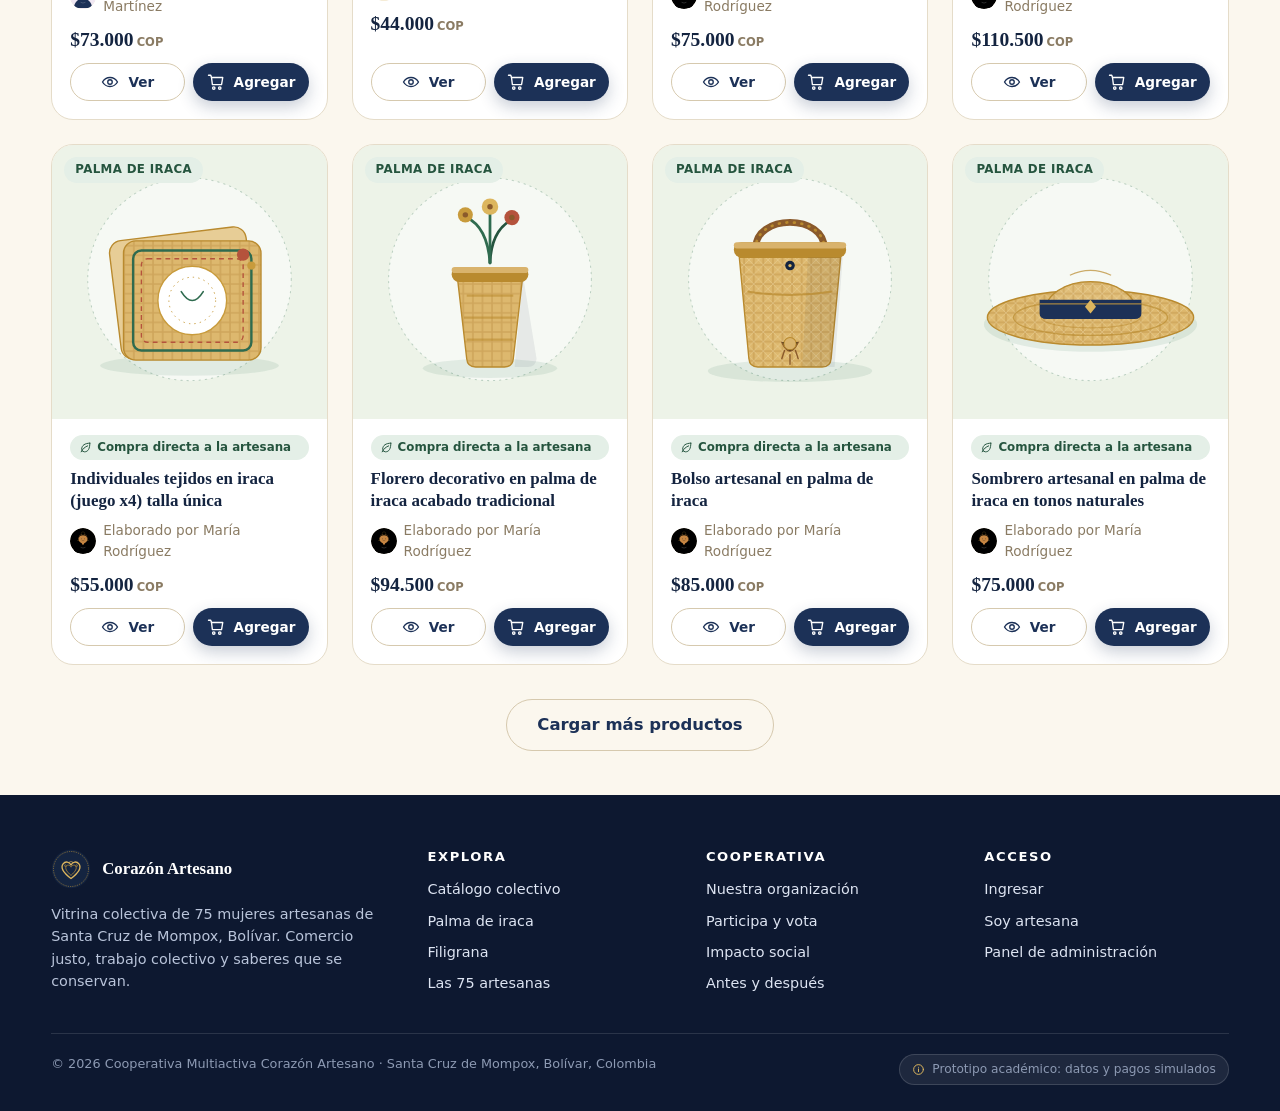
<file: catalogo.html>
<!DOCTYPE html>
<html lang="es">
<head>
  <meta charset="UTF-8">
  <meta name="viewport" content="width=device-width, initial-scale=1.0">
  <title>Catálogo colectivo — Corazón Artesano</title>
  <meta name="description" content="Compra directa a las artesanas de Mompox: palma de iraca, filigrana, tejidos, bisutería y gastronomía.">
  <link rel="icon" type="image/svg+xml" href="assets/images/logo.svg">
  <link rel="stylesheet" href="css/styles.css">
  <link rel="stylesheet" href="css/landing.css">
</head>
<body data-nav="catalogo.html">
  <header id="site-nav"></header>

  <main>
    <section class="page-hero">
      <div class="container ph-inner">
        <nav class="breadcrumbs" aria-label="Ruta de navegación">
          <a href="index.html">Inicio</a><span class="sep">/</span><span class="current">Catálogo</span>
        </nav>
        <span class="eyebrow">Vitrina digital</span>
        <h1>Catálogo colectivo</h1>
        <p>128 piezas hechas a mano por 75 artesanas de Santa Cruz de Mompox. Cada compra llega completa a la artesana que elaboró el producto.</p>
        <div class="ph-stats">
          <div class="ph-stat"><strong id="ph-productos">128</strong> productos publicados</div>
          <div class="ph-stat"><strong id="ph-artesanas">75</strong> artesanas</div>
          <div class="ph-stat"><strong>100 %</strong> venta directa</div>
        </div>
      </div>
    </section>

    <section class="section-tight">
      <div class="container">
        <div class="catalog-toolbar">
          <div class="search-box">
            <svg class="icon" viewBox="0 0 24 24" fill="none" stroke="currentColor" stroke-width="1.8" stroke-linecap="round" stroke-linejoin="round"><circle cx="11" cy="11" r="7"/><path d="M21 21l-4.3-4.3"/></svg>
            <input type="search" id="buscar" placeholder="Buscar por producto, artesana o material…" aria-label="Buscar productos">
          </div>
          <label class="sr-only" for="ordenar">Ordenar por</label>
          <select id="ordenar" aria-label="Ordenar productos">
            <option value="relevancia">Ordenar: relevancia</option>
            <option value="precio-asc">Precio: menor a mayor</option>
            <option value="precio-desc">Precio: mayor a menor</option>
            <option value="recientes">Más recientes</option>
            <option value="vendidos">Más vendidos</option>
          </select>
          <button type="button" class="btn btn-outline" id="limpiar">Limpiar</button>
        </div>

        <div class="chips-row" id="chips">
          <button type="button" class="chip active" data-cat="todas">Todas</button>
          <button type="button" class="chip" data-cat="palma">Palma de iraca</button>
          <button type="button" class="chip" data-cat="filigrana">Filigrana</button>
          <button type="button" class="chip" data-cat="tejidos">Tejidos</button>
          <button type="button" class="chip" data-cat="bisuteria">Bisutería</button>
          <button type="button" class="chip" data-cat="gastronomia">Gastronomía</button>
        </div>

        <div class="results-info">
          <span id="contador">—</span>
          <span class="tag-direct"><svg class="icon" viewBox="0 0 24 24" fill="none" stroke="currentColor" stroke-width="1.8" stroke-linecap="round" stroke-linejoin="round"><path d="M20 4c-9 0-15 4-15 11a5 5 0 0 0 5 5c7 0 10-6 10-16z"/><path d="M4 20c3-6 7-9 12-11"/></svg> Compra directa a la artesana</span>
        </div>

        <div class="grid-products" id="grid"></div>
        <div id="vacio"></div>
        <div class="load-more-wrap" id="mas-wrap" style="display:none">
          <button type="button" class="btn btn-outline btn-lg" id="mas">Cargar más productos</button>
        </div>
      </div>
    </section>
  </main>

  <footer id="site-footer"></footer>

  <script src="js/data.js"></script>
  <script src="js/store.js"></script>
  <script src="js/app.js"></script>
  <script src="js/catalogo.js"></script>
</body>
</html>
</file>
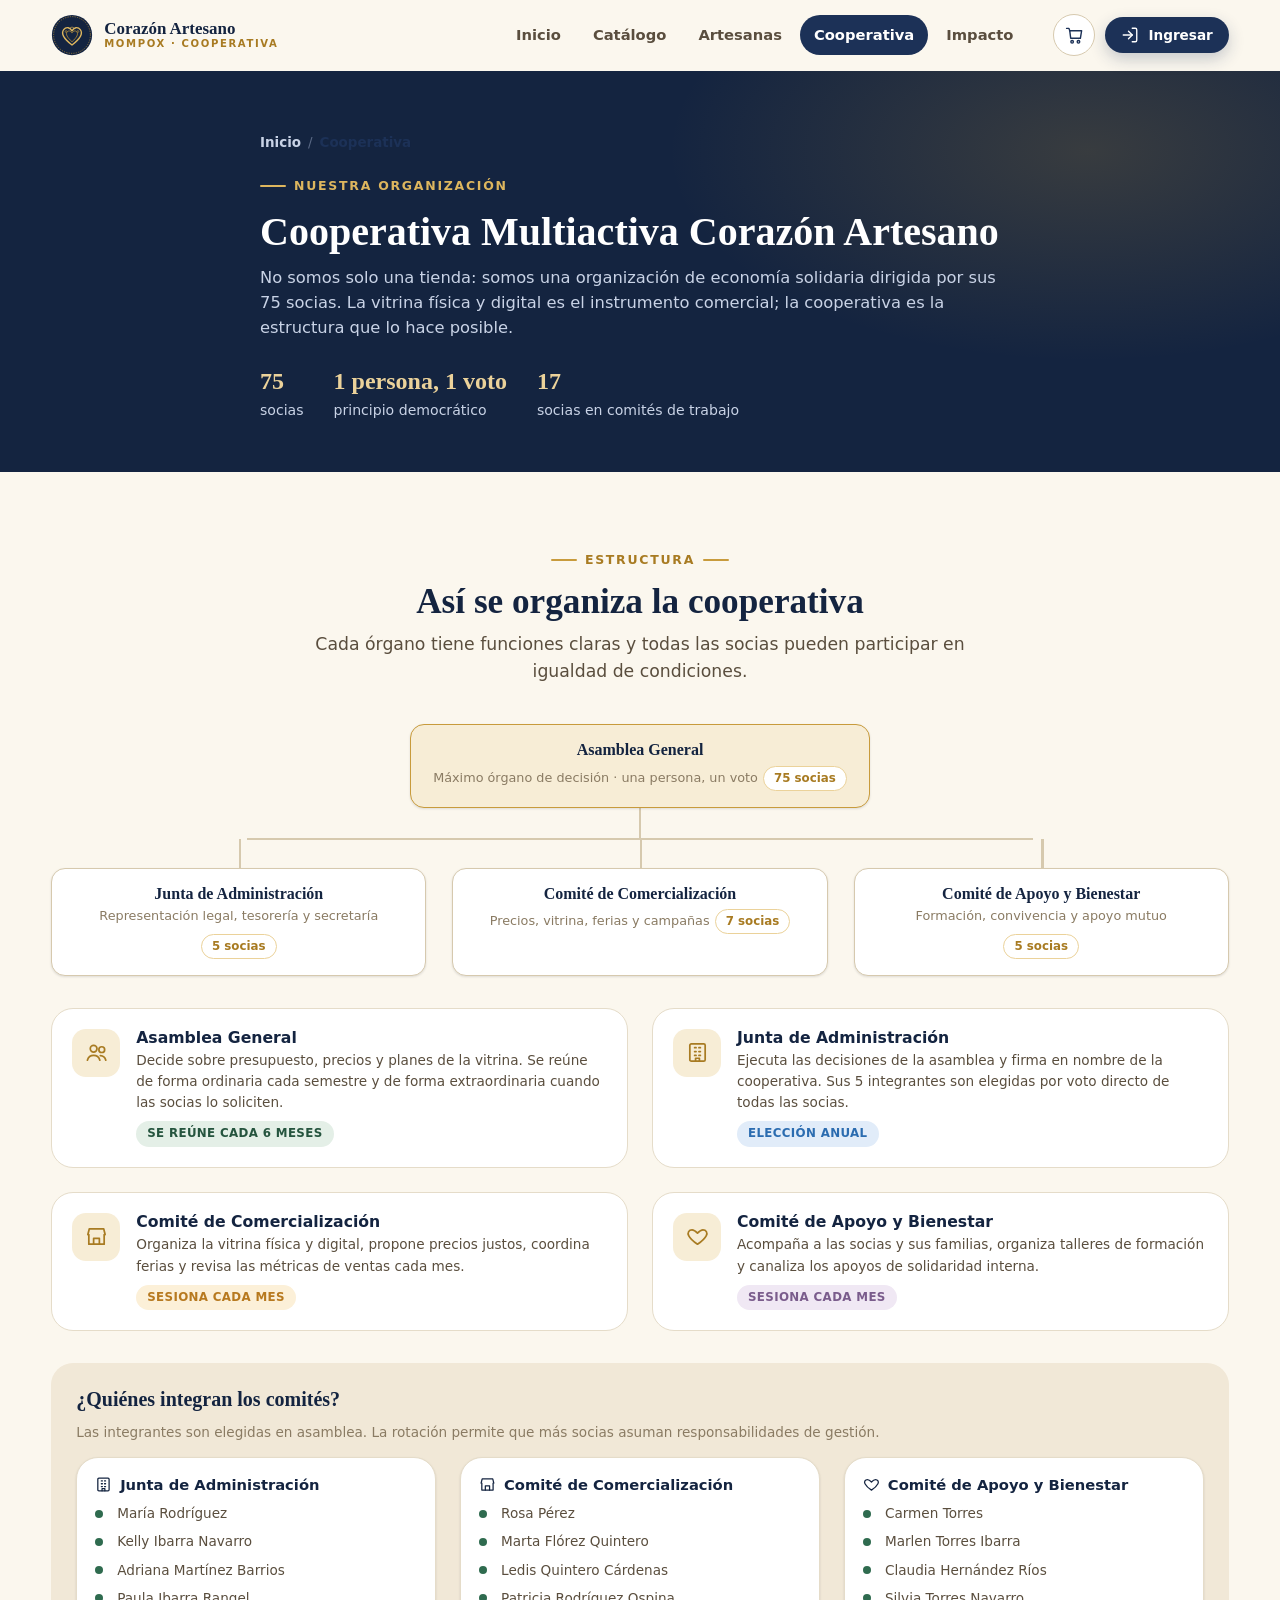
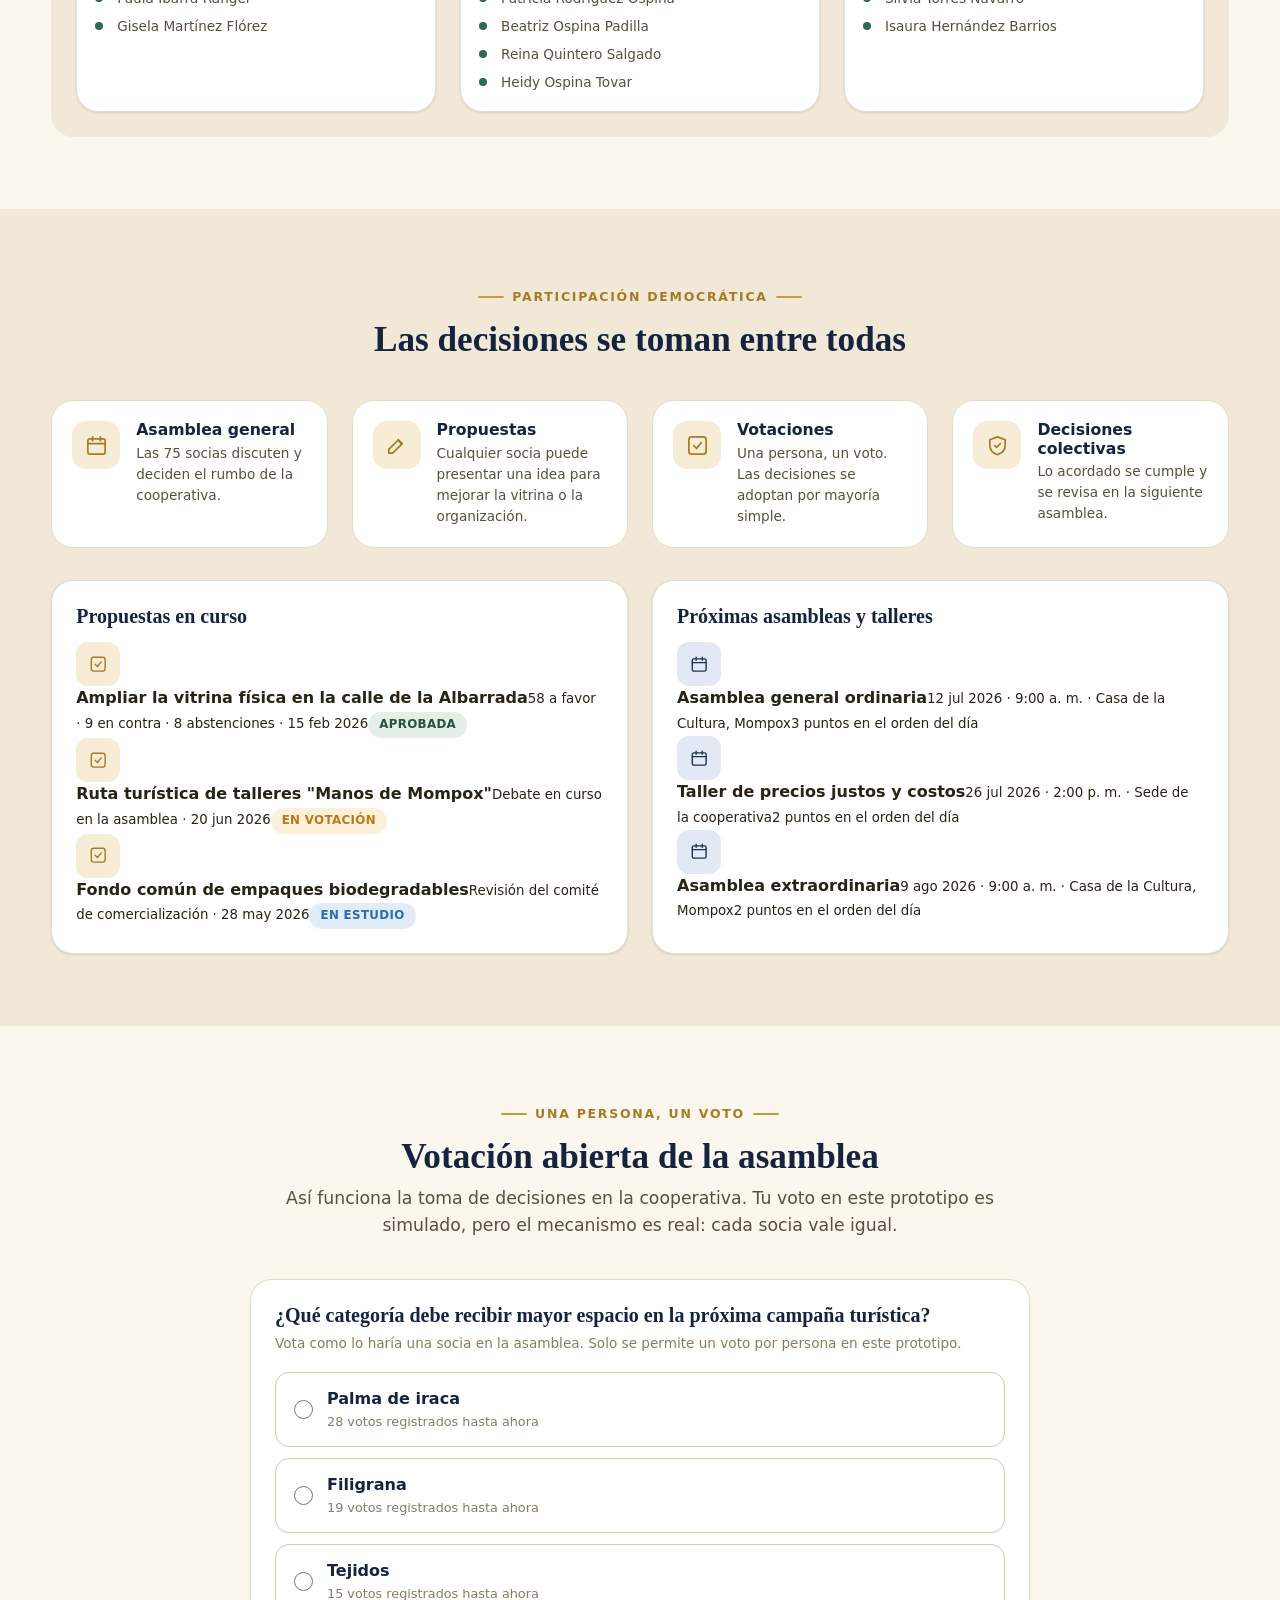
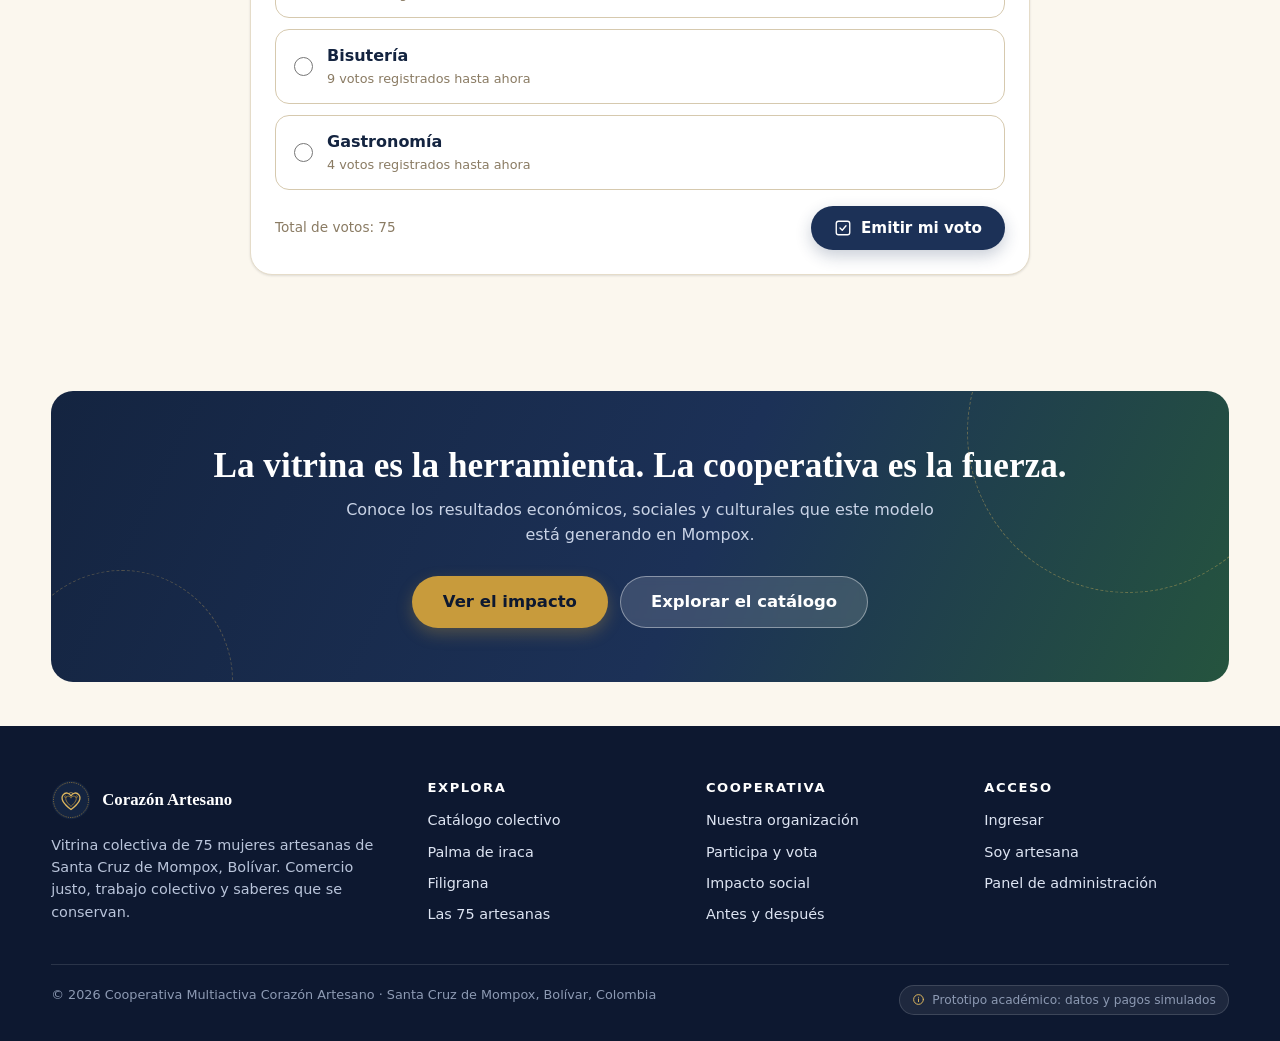
<file: cooperativa.html>
<!DOCTYPE html>
<html lang="es">
<head>
  <meta charset="UTF-8">
  <meta name="viewport" content="width=device-width, initial-scale=1.0">
  <title>La cooperativa — Corazón Artesano</title>
  <meta name="description" content="Cooperativa Multiactiva Corazón Artesano: una persona un voto, asamblea general, comités y participación democrática.">
  <link rel="icon" type="image/svg+xml" href="assets/images/logo.svg">
  <link rel="stylesheet" href="css/styles.css">
  <link rel="stylesheet" href="css/landing.css">
</head>
<body data-nav="cooperativa.html">
  <header id="site-nav"></header>

  <main>
    <section class="page-hero">
      <div class="container ph-inner">
        <nav class="breadcrumbs" aria-label="Ruta de navegación">
          <a href="index.html">Inicio</a><span class="sep">/</span><span class="current">Cooperativa</span>
        </nav>
        <span class="eyebrow">Nuestra organización</span>
        <h1>Cooperativa Multiactiva Corazón Artesano</h1>
        <p>No somos solo una tienda: somos una organización de economía solidaria dirigida por sus 75 socias. La vitrina física y digital es el instrumento comercial; la cooperativa es la estructura que lo hace posible.</p>
        <div class="ph-stats">
          <div class="ph-stat"><strong>75</strong> socias</div>
          <div class="ph-stat"><strong>1 persona, 1 voto</strong> principio democrático</div>
          <div class="ph-stat"><strong>17</strong> socias en comités de trabajo</div>
        </div>
      </div>
    </section>

    <!-- ================= ORGANIZACIÓN ================= -->
    <section class="section" id="organizacion">
      <div class="container">
        <div class="section-head center">
          <span class="eyebrow">Estructura</span>
          <h2>Así se organiza la cooperativa</h2>
          <p class="lead mt-8">Cada órgano tiene funciones claras y todas las socias pueden participar en igualdad de condiciones.</p>
        </div>

        <div class="org-chart reveal">
          <div class="org-node top">
            <h4>Asamblea General</h4>
            <small>Máximo órgano de decisión · una persona, un voto</small>
            <span class="org-count">75 socias</span>
          </div>
          <div class="org-line"></div>
          <div class="org-row">
            <div class="org-node">
              <h4>Junta de Administración</h4>
              <small>Representación legal, tesorería y secretaría</small>
              <span class="org-count" id="org-junta">5 socias</span>
            </div>
            <div class="org-node">
              <h4>Comité de Comercialización</h4>
              <small>Precios, vitrina, ferias y campañas</small>
              <span class="org-count" id="org-comercializacion">7 socias</span>
            </div>
            <div class="org-node">
              <h4>Comité de Apoyo y Bienestar</h4>
              <small>Formación, convivencia y apoyo mutuo</small>
              <span class="org-count" id="org-apoyo">5 socias</span>
            </div>
          </div>
        </div>

        <div class="grid grid-2 mt-32">
          <div class="process-card reveal">
            <span class="pr-ico"><svg class="icon" viewBox="0 0 24 24" fill="none" stroke="currentColor" stroke-width="1.8" stroke-linecap="round" stroke-linejoin="round"><circle cx="9" cy="8" r="3.5"/><path d="M2.5 20c1-3.4 3.7-5 6.5-5s5.5 1.6 6.5 5"/><circle cx="17.5" cy="9" r="3"/><path d="M16 15.2c2.8.2 4.9 1.7 5.7 4.8"/></svg></span>
            <div><h4>Asamblea General</h4><p>Decide sobre presupuesto, precios y planes de la vitrina. Se reúne de forma ordinaria cada semestre y de forma extraordinaria cuando las socias lo soliciten.</p><span class="badge badge-ok">Se reúne cada 6 meses</span></div>
          </div>
          <div class="process-card reveal">
            <span class="pr-ico"><svg class="icon" viewBox="0 0 24 24" fill="none" stroke="currentColor" stroke-width="1.8" stroke-linecap="round" stroke-linejoin="round"><rect x="4" y="3" width="16" height="18" rx="1.5"/><path d="M9 7h1.5M13.5 7H15M9 11h1.5M13.5 11H15M9 15h1.5M13.5 15H15"/><path d="M10 21v-3h4v3"/></svg></span>
            <div><h4>Junta de Administración</h4><p>Ejecuta las decisiones de la asamblea y firma en nombre de la cooperativa. Sus 5 integrantes son elegidas por voto directo de todas las socias.</p><span class="badge badge-info">Elección anual</span></div>
          </div>
          <div class="process-card reveal">
            <span class="pr-ico"><svg class="icon" viewBox="0 0 24 24" fill="none" stroke="currentColor" stroke-width="1.8" stroke-linecap="round" stroke-linejoin="round"><path d="M4 10v10h16V10"/><path d="M3 10l1.5-6h15L21 10"/><path d="M9 20v-6h6v6"/></svg></span>
            <div><h4>Comité de Comercialización</h4><p>Organiza la vitrina física y digital, propone precios justos, coordina ferias y revisa las métricas de ventas cada mes.</p><span class="badge badge-warn">Sesiona cada mes</span></div>
          </div>
          <div class="process-card reveal">
            <span class="pr-ico"><svg class="icon" viewBox="0 0 24 24" fill="none" stroke="currentColor" stroke-width="1.8" stroke-linecap="round" stroke-linejoin="round"><path d="M12 20s-7-4.6-9.2-9C1.3 8 3 5 6.3 5c2 0 3.4 1 5.7 3.5C14.3 6 15.7 5 17.7 5c3.3 0 5 3 3.5 6-2.2 4.4-9.2 9-9.2 9z"/></svg></span>
            <div><h4>Comité de Apoyo y Bienestar</h4><p>Acompaña a las socias y sus familias, organiza talleres de formación y canaliza los apoyos de solidaridad interna.</p><span class="badge badge-bisuteria">Sesiona cada mes</span></div>
          </div>
        </div>

        <div class="card card-soft mt-32 reveal">
          <h3 style="margin-bottom:10px">¿Quiénes integran los comités?</h3>
          <p class="small muted" style="margin-bottom:14px">Las integrantes son elegidas en asamblea. La rotación permite que más socias asuman responsabilidades de gestión.</p>
          <div id="comites-nombres" class="grid grid-3"></div>
        </div>
      </div>
    </section>

    <!-- ================= PARTICIPACIÓN ================= -->
    <section class="section section-alt" id="participacion">
      <div class="container">
        <div class="section-head center">
          <span class="eyebrow">Participación democrática</span>
          <h2>Las decisiones se toman entre todas</h2>
        </div>
        <div class="grid grid-4">
          <div class="process-card reveal">
            <span class="pr-ico"><svg class="icon" viewBox="0 0 24 24" fill="none" stroke="currentColor" stroke-width="1.8" stroke-linecap="round" stroke-linejoin="round"><rect x="3" y="5" width="18" height="16" rx="2"/><path d="M3 10h18M8 3v4M16 3v4"/></svg></span>
            <div><h4>Asamblea general</h4><p>Las 75 socias discuten y deciden el rumbo de la cooperativa.</p></div>
          </div>
          <div class="process-card reveal">
            <span class="pr-ico"><svg class="icon" viewBox="0 0 24 24" fill="none" stroke="currentColor" stroke-width="1.8" stroke-linecap="round" stroke-linejoin="round"><path d="M4 20h4L18 10l-4-4L4 16z"/><path d="M13.5 6.5l4 4"/></svg></span>
            <div><h4>Propuestas</h4><p>Cualquier socia puede presentar una idea para mejorar la vitrina o la organización.</p></div>
          </div>
          <div class="process-card reveal">
            <span class="pr-ico"><svg class="icon" viewBox="0 0 24 24" fill="none" stroke="currentColor" stroke-width="1.8" stroke-linecap="round" stroke-linejoin="round"><rect x="3" y="3" width="18" height="18" rx="3"/><path d="M8 12l3 3 5-6"/></svg></span>
            <div><h4>Votaciones</h4><p>Una persona, un voto. Las decisiones se adoptan por mayoría simple.</p></div>
          </div>
          <div class="process-card reveal">
            <span class="pr-ico"><svg class="icon" viewBox="0 0 24 24" fill="none" stroke="currentColor" stroke-width="1.8" stroke-linecap="round" stroke-linejoin="round"><path d="M12 3l8 3v6c0 5-3.5 8-8 9.5C7.5 20 4 17 4 12V6z"/><path d="M9 12l2 2 4-4"/></svg></span>
            <div><h4>Decisiones colectivas</h4><p>Lo acordado se cumple y se revisa en la siguiente asamblea.</p></div>
          </div>
        </div>

        <div class="grid grid-2 mt-32">
          <div class="card reveal">
            <h3 style="margin-bottom:14px">Propuestas en curso</h3>
            <div class="list-simple" id="propuestas"></div>
          </div>
          <div class="card reveal">
            <h3 style="margin-bottom:14px">Próximas asambleas y talleres</h3>
            <div class="list-simple" id="asambleas"></div>
          </div>
        </div>
      </div>
    </section>

    <!-- ================= VOTACIÓN ================= -->
    <section class="section" id="votacion">
      <div class="container">
        <div class="section-head center">
          <span class="eyebrow">Una persona, un voto</span>
          <h2>Votación abierta de la asamblea</h2>
          <p class="lead mt-8">Así funciona la toma de decisiones en la cooperativa. Tu voto en este prototipo es simulado, pero el mecanismo es real: cada socia vale igual.</p>
        </div>
        <div class="card vote-card reveal" id="vote-card"></div>
      </div>
    </section>

    <section class="section-tight">
      <div class="container">
        <div class="cta-final reveal">
          <h2>La vitrina es la herramienta. La cooperativa es la fuerza.</h2>
          <p>Conoce los resultados económicos, sociales y culturales que este modelo está generando en Mompox.</p>
          <div class="hero-cta">
            <a class="btn btn-gold btn-lg" href="impacto.html">Ver el impacto</a>
            <a class="btn btn-light btn-lg" href="catalogo.html">Explorar el catálogo</a>
          </div>
        </div>
      </div>
    </section>
  </main>

  <footer id="site-footer"></footer>

  <script src="js/data.js"></script>
  <script src="js/store.js"></script>
  <script src="js/app.js"></script>
  <script src="js/cooperativa.js"></script>
</body>
</html>
</file>
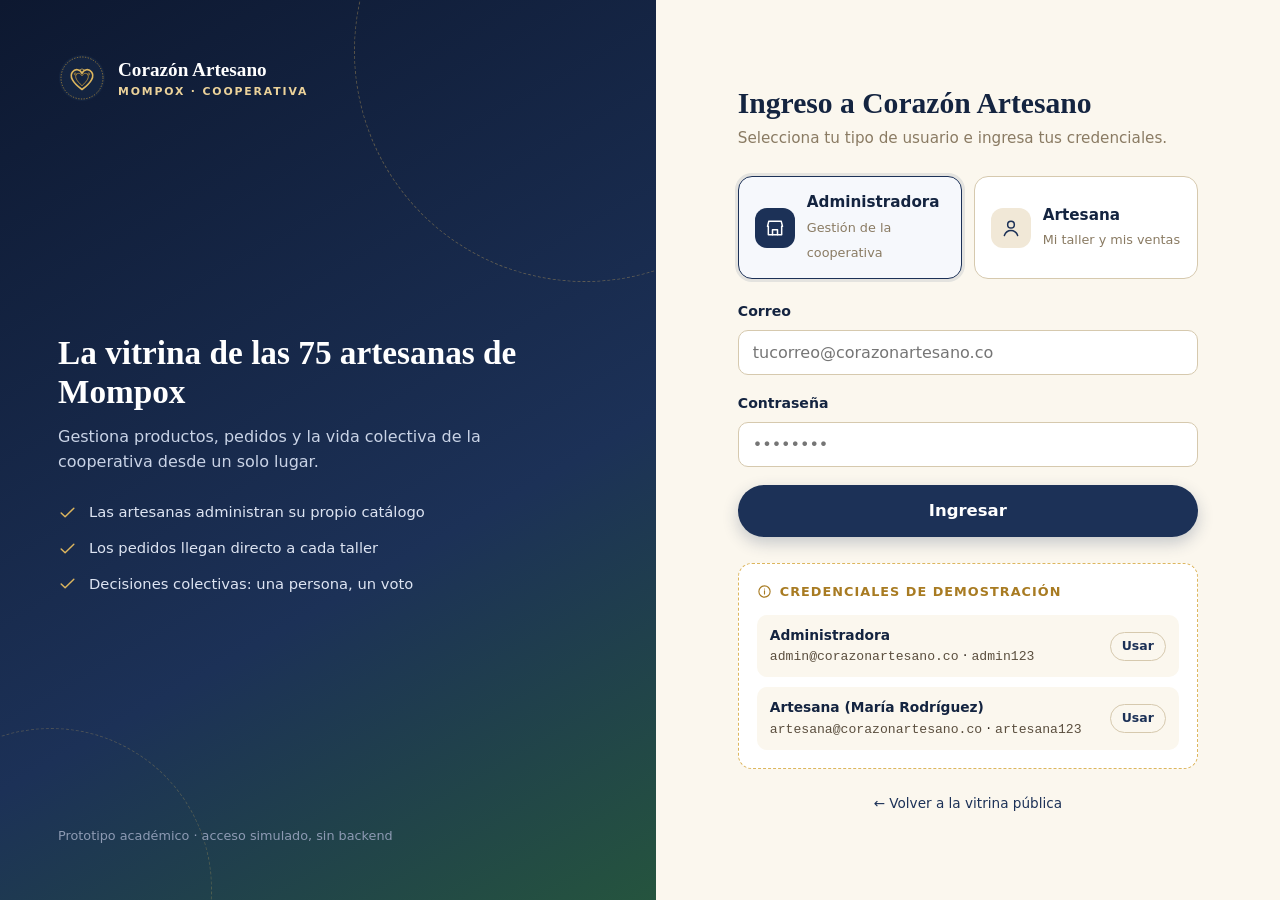
<file: dashboard.html>
<!DOCTYPE html>
<html lang="es">
<head>
  <meta charset="UTF-8">
  <meta name="viewport" content="width=device-width, initial-scale=1.0">
  <title>Dashboard — Corazón Artesano</title>
  <link rel="icon" type="image/svg+xml" href="assets/images/logo.svg">
  <link rel="stylesheet" href="css/styles.css">
  <link rel="stylesheet" href="css/dashboard.css">
</head>
<body data-titulo="Panel de gestión — Corazón Artesano" data-sub="Resumen general de la vitrina colectiva · datos simulados">
  <div class="app-shell">
    <aside class="sidebar" id="sidebar"></aside>
    <div class="app-main">
      <header class="topbar" id="topbar"></header>
      <div class="app-content">

        <!-- KPIs -->
        <div class="kpi-grid">
          <div class="kpi-card">
            <span class="kpi-ico"><svg class="icon" viewBox="0 0 24 24" fill="none" stroke="currentColor" stroke-width="1.8" stroke-linecap="round" stroke-linejoin="round"><circle cx="9" cy="8" r="3.5"/><path d="M2.5 20c1-3.4 3.7-5 6.5-5s5.5 1.6 6.5 5"/><circle cx="17.5" cy="9" r="3"/><path d="M16 15.2c2.8.2 4.9 1.7 5.7 4.8"/></svg></span>
            <div><div class="kpi-value" id="kpi-artesanas">75</div><div class="kpi-label">Artesanas</div><span class="kpi-trend flat" id="kpi-artesanas-trend">—</span></div>
          </div>
          <div class="kpi-card gold">
            <span class="kpi-ico"><svg class="icon" viewBox="0 0 24 24" fill="none" stroke="currentColor" stroke-width="1.8" stroke-linecap="round" stroke-linejoin="round"><path d="M21 8l-9-5-9 5v8l9 5 9-5z"/><path d="M3 8l9 5 9-5"/><path d="M12 13v9"/></svg></span>
            <div><div class="kpi-value" id="kpi-productos">128</div><div class="kpi-label">Productos</div><span class="kpi-trend flat" id="kpi-productos-trend">—</span></div>
          </div>
          <div class="kpi-card navy">
            <span class="kpi-ico"><svg class="icon" viewBox="0 0 24 24" fill="none" stroke="currentColor" stroke-width="1.8" stroke-linecap="round" stroke-linejoin="round"><path d="M4 8l8-4 8 4v8l-8 4-8-4z"/><path d="M4 8l8 4 8-4"/><path d="M12 12v10"/><path d="M8 5.5l8 4"/></svg></span>
            <div><div class="kpi-value" id="kpi-pedidos">46</div><div class="kpi-label">Pedidos</div><span class="kpi-trend flat" id="kpi-pedidos-trend">—</span></div>
          </div>
          <div class="kpi-card green">
            <span class="kpi-ico"><svg class="icon" viewBox="0 0 24 24" fill="none" stroke="currentColor" stroke-width="1.8" stroke-linecap="round" stroke-linejoin="round"><circle cx="12" cy="12" r="9"/><path d="M12 7v10"/><path d="M15 9.5c-.5-1-1.7-1.5-3-1.5-1.6 0-3 .8-3 2s1.4 1.8 3 2 3 .9 3 2-1.4 2-3 2c-1.3 0-2.5-.5-3-1.5"/></svg></span>
            <div><div class="kpi-value" id="kpi-ventas">$0</div><div class="kpi-label">Ventas acumuladas (COP)</div><span class="kpi-trend up" id="kpi-ventas-trend">—</span></div>
          </div>
          <div class="kpi-card purple">
            <span class="kpi-ico"><svg class="icon" viewBox="0 0 24 24" fill="none" stroke="currentColor" stroke-width="1.8" stroke-linecap="round" stroke-linejoin="round"><path d="M3 17l6-6 4 4 7-8"/><path d="M14 7h6v6"/></svg></span>
            <div><div class="kpi-value" id="kpi-vendidos-mes">32</div><div class="kpi-label">Productos vendidos este mes</div><span class="kpi-trend up" id="kpi-vendidos-trend">—</span></div>
          </div>
          <div class="kpi-card">
            <span class="kpi-ico"><svg class="icon" viewBox="0 0 24 24" fill="none" stroke="currentColor" stroke-width="1.8" stroke-linecap="round" stroke-linejoin="round"><path d="M12 3l2.7 5.8 6.3.8-4.6 4.3 1.2 6.1L12 17l-5.6 3 1.2-6.1L3 9.6l6.3-.8z"/></svg></span>
            <div><div class="kpi-value" id="kpi-artesanas-mes">12</div><div class="kpi-label">Artesanas con ventas este mes</div><span class="kpi-trend flat" id="kpi-artesanas-mes-trend">—</span></div>
          </div>
        </div>

        <!-- Gráficos -->
        <div class="charts-grid">
          <div class="chart-card">
            <div class="chart-head">
              <div><h3>Ventas por mes</h3><p class="muted small">Ingresos directos registrados en la vitrina (COP)</p></div>
              <div class="chart-total"><strong id="chart-mes-total">$0</strong><span id="chart-mes-label">—</span></div>
            </div>
            <div class="bar-chart" id="chart-meses"></div>
          </div>
          <div class="chart-card">
            <div class="chart-head">
              <div><h3>Ventas por categoría</h3><p class="muted small">Participación de cada oficio en los ingresos</p></div>
            </div>
            <div class="hbar-list" id="chart-categorias"></div>
          </div>
        </div>

        <!-- Paneles inferiores -->
        <div class="panel-grid">
          <div class="panel">
            <div class="panel-head">
              <h3>Últimos pedidos</h3>
              <a class="link-arrow" href="pedidos.html">Ver todos
                <svg class="icon" viewBox="0 0 24 24" fill="none" stroke="currentColor" stroke-width="1.8" stroke-linecap="round" stroke-linejoin="round"><path d="M4 12h16"/><path d="M14 6l6 6-6 6"/></svg>
              </a>
            </div>
            <div class="panel-body flush">
              <div class="table-wrap" style="border:none">
                <table class="data-table responsive-cards">
                  <thead><tr><th>Pedido</th><th>Cliente</th><th>Producto</th><th>Valor</th><th>Estado</th></tr></thead>
                  <tbody id="tabla-ultimos"></tbody>
                </table>
              </div>
            </div>
          </div>

          <div style="display:grid;gap:18px;align-content:start">
            <div class="panel">
              <div class="panel-head"><h3>Top artesanas</h3></div>
              <div class="panel-body">
                <div class="ranking-list" id="ranking"></div>
              </div>
            </div>
            <div class="panel">
              <div class="panel-head"><h3>Accesos rápidos</h3></div>
              <div class="panel-body">
                <div class="quick-actions">
                  <a class="quick-action" href="productos.html?nuevo=1">
                    <span class="qa-ico"><svg class="icon" viewBox="0 0 24 24" fill="none" stroke="currentColor" stroke-width="1.8" stroke-linecap="round" stroke-linejoin="round"><path d="M12 5v14M5 12h14"/></svg></span>
                    Registrar un producto
                    <svg class="icon chev" viewBox="0 0 24 24" fill="none" stroke="currentColor" stroke-width="1.8" stroke-linecap="round" stroke-linejoin="round"><path d="M9 6l6 6-6 6"/></svg>
                  </a>
                  <a class="quick-action" href="pedidos.html">
                    <span class="qa-ico"><svg class="icon" viewBox="0 0 24 24" fill="none" stroke="currentColor" stroke-width="1.8" stroke-linecap="round" stroke-linejoin="round"><path d="M4 8l8-4 8 4v8l-8 4-8-4z"/><path d="M4 8l8 4 8-4"/><path d="M12 12v10"/><path d="M8 5.5l8 4"/></svg></span>
                    Revisar pedidos pendientes
                    <svg class="icon chev" viewBox="0 0 24 24" fill="none" stroke="currentColor" stroke-width="1.8" stroke-linecap="round" stroke-linejoin="round"><path d="M9 6l6 6-6 6"/></svg>
                  </a>
                  <a class="quick-action" href="cooperativa.html#votacion">
                    <span class="qa-ico"><svg class="icon" viewBox="0 0 24 24" fill="none" stroke="currentColor" stroke-width="1.8" stroke-linecap="round" stroke-linejoin="round"><rect x="3" y="3" width="18" height="18" rx="3"/><path d="M8 12l3 3 5-6"/></svg></span>
                    Votación abierta de la asamblea
                    <svg class="icon chev" viewBox="0 0 24 24" fill="none" stroke="currentColor" stroke-width="1.8" stroke-linecap="round" stroke-linejoin="round"><path d="M9 6l6 6-6 6"/></svg>
                  </a>
                  <a class="quick-action" href="catalogo.html">
                    <span class="qa-ico"><svg class="icon" viewBox="0 0 24 24" fill="none" stroke="currentColor" stroke-width="1.8" stroke-linecap="round" stroke-linejoin="round"><path d="M4 10v10h16V10"/><path d="M3 10l1.5-6h15L21 10"/><path d="M9 20v-6h6v6"/></svg></span>
                    Ver el catálogo público
                    <svg class="icon chev" viewBox="0 0 24 24" fill="none" stroke="currentColor" stroke-width="1.8" stroke-linecap="round" stroke-linejoin="round"><path d="M9 6l6 6-6 6"/></svg>
                  </a>
                </div>
              </div>
            </div>
          </div>
        </div>

      </div>
    </div>
  </div>

  <script src="js/data.js"></script>
  <script src="js/store.js"></script>
  <script src="js/app.js"></script>
  <script src="js/auth.js"></script>
  <script src="js/admin.js"></script>
  <script src="js/dashboard.js"></script>
</body>
</html>
</file>
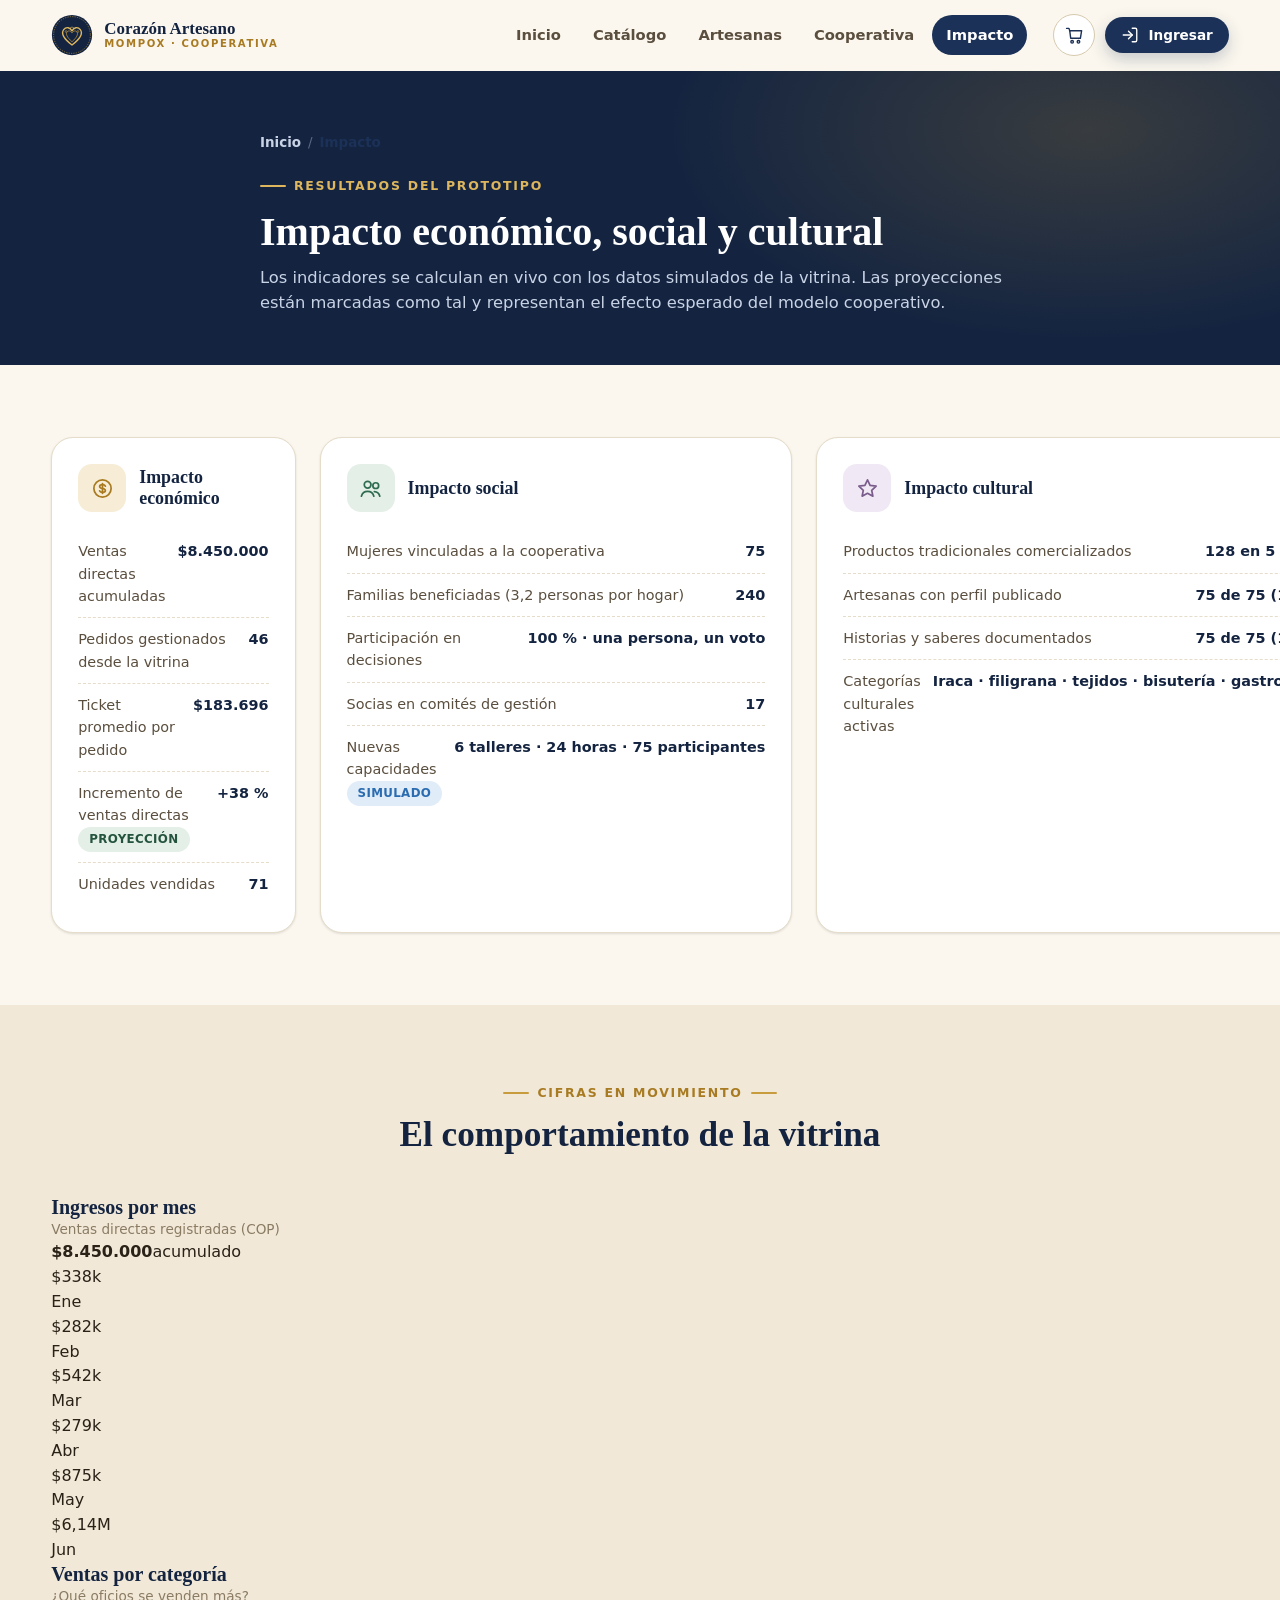
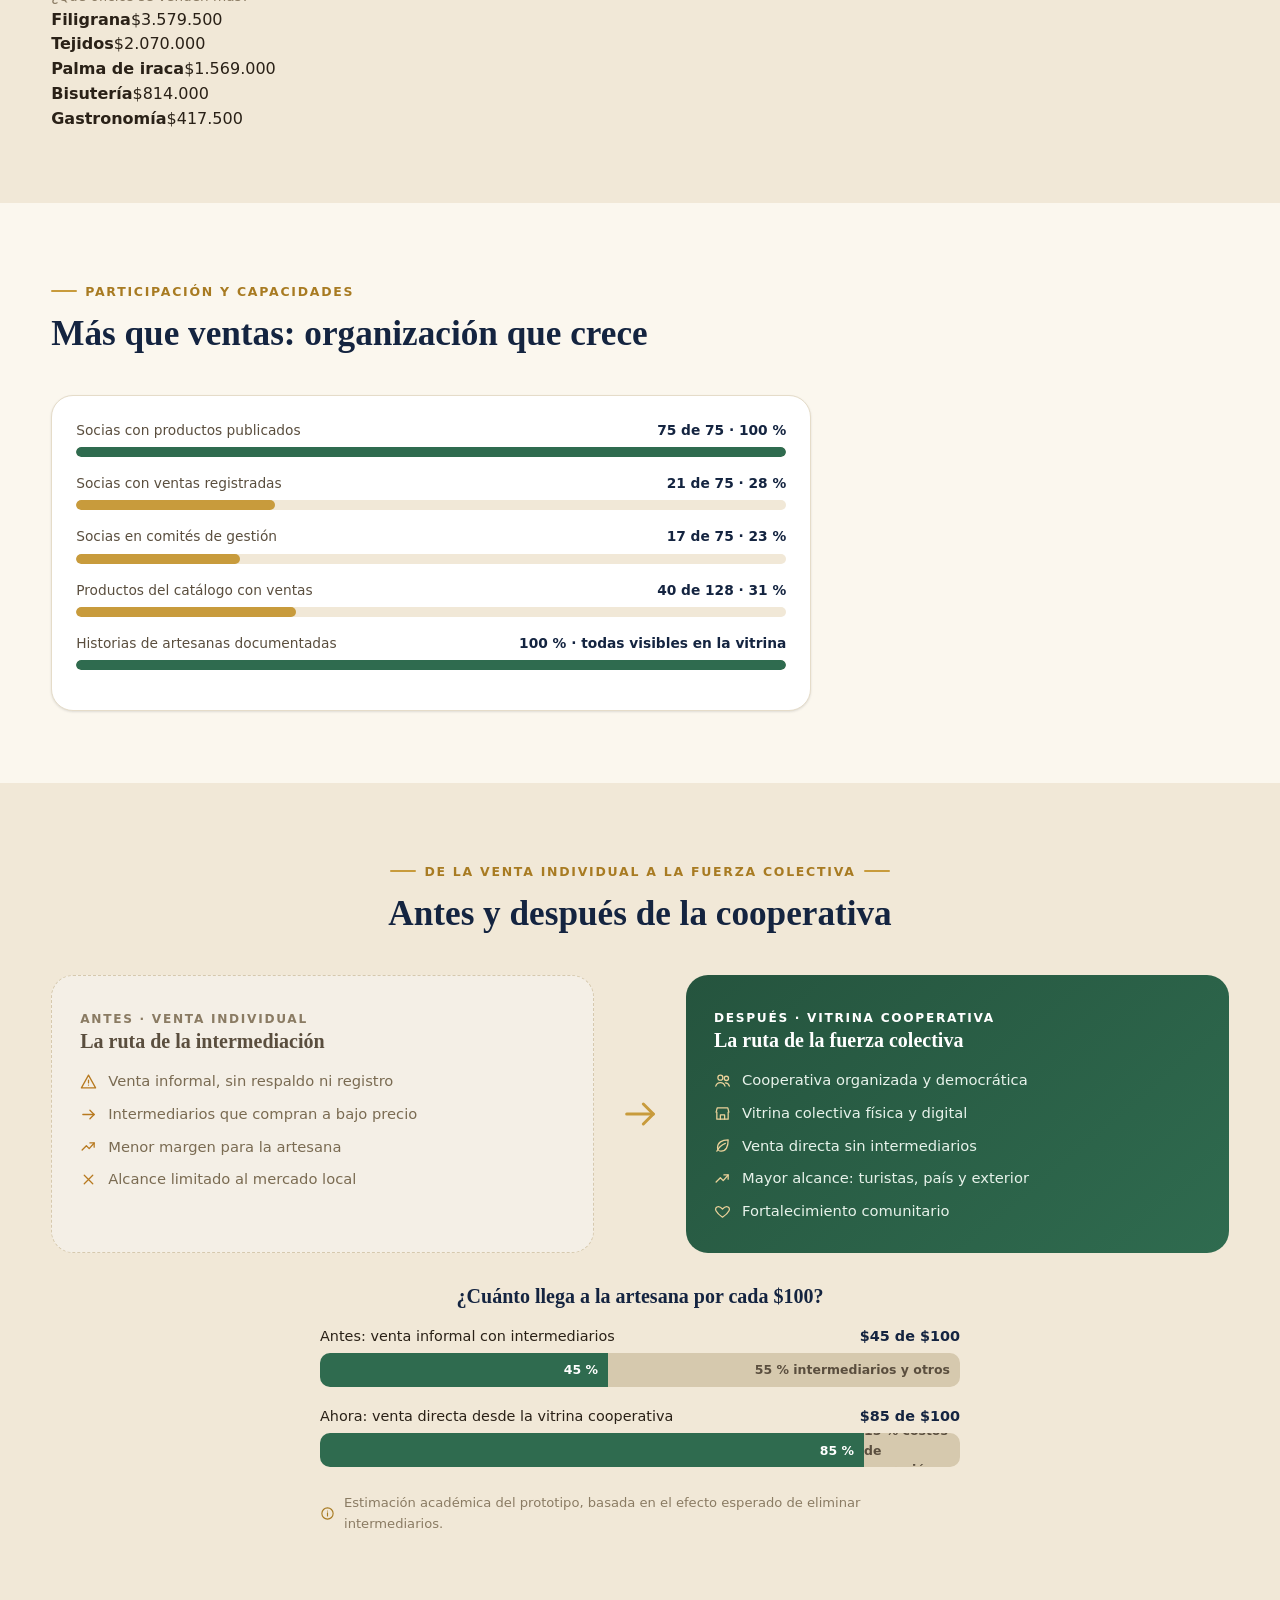
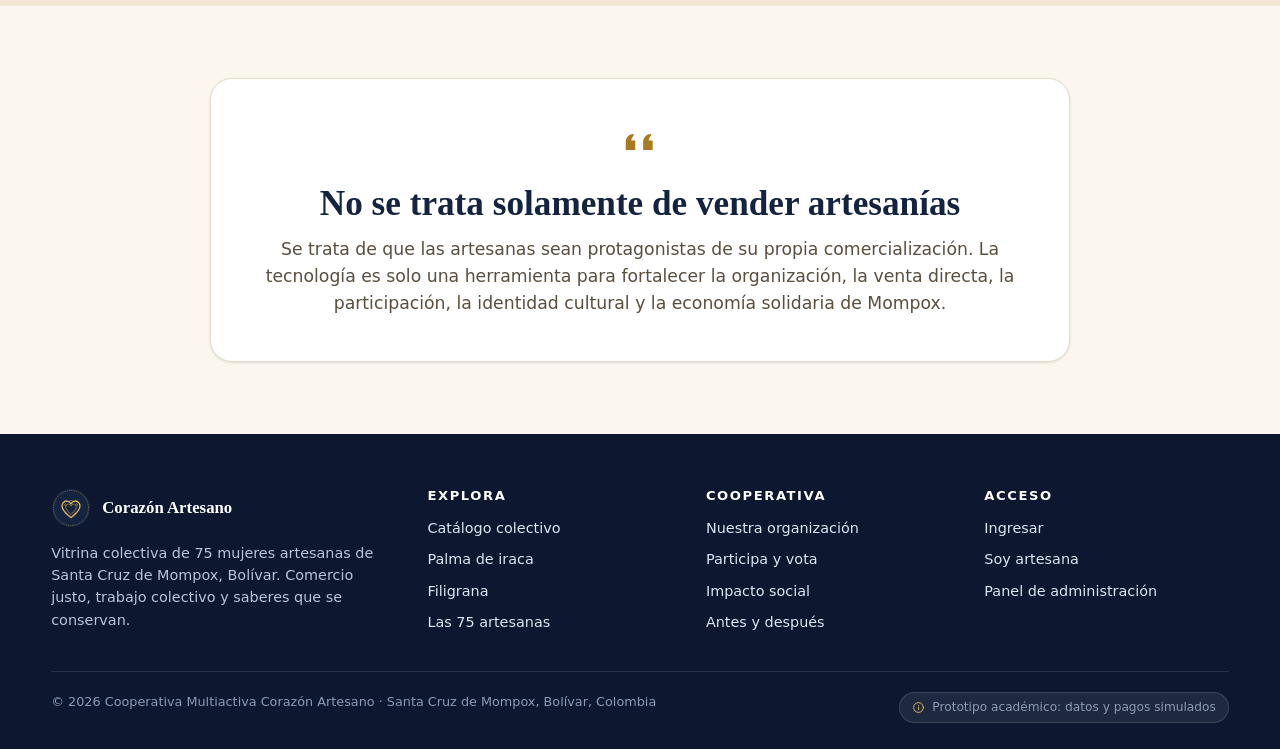
<file: impacto.html>
<!DOCTYPE html>
<html lang="es">
<head>
  <meta charset="UTF-8">
  <meta name="viewport" content="width=device-width, initial-scale=1.0">
  <title>Impacto social — Corazón Artesano</title>
  <meta name="description" content="Impacto económico, social y cultural de la vitrina colectiva de las 75 artesanas de Mompox.">
  <link rel="icon" type="image/svg+xml" href="assets/images/logo.svg">
  <link rel="stylesheet" href="css/styles.css">
  <link rel="stylesheet" href="css/landing.css">
</head>
<body data-nav="impacto.html">
  <header id="site-nav"></header>

  <main>
    <section class="page-hero">
      <div class="container ph-inner">
        <nav class="breadcrumbs" aria-label="Ruta de navegación">
          <a href="index.html">Inicio</a><span class="sep">/</span><span class="current">Impacto</span>
        </nav>
        <span class="eyebrow">Resultados del prototipo</span>
        <h1>Impacto económico, social y cultural</h1>
        <p>Los indicadores se calculan en vivo con los datos simulados de la vitrina. Las proyecciones están marcadas como tal y representan el efecto esperado del modelo cooperativo.</p>
      </div>
    </section>

    <!-- ================= DIMENSIONES ================= -->
    <section class="section">
      <div class="container">
        <div class="impact-columns">
          <div class="impact-card econ reveal">
            <div class="ic-head">
              <span class="ic-ico"><svg class="icon" viewBox="0 0 24 24" fill="none" stroke="currentColor" stroke-width="1.8" stroke-linecap="round" stroke-linejoin="round"><circle cx="12" cy="12" r="9"/><path d="M12 7v10"/><path d="M15 9.5c-.5-1-1.7-1.5-3-1.5-1.6 0-3 .8-3 2s1.4 1.8 3 2 3 .9 3 2-1.4 2-3 2c-1.3 0-2.5-.5-3-1.5"/></svg></span>
              <h3>Impacto económico</h3>
            </div>
            <div id="econ-rows"></div>
          </div>
          <div class="impact-card social reveal">
            <div class="ic-head">
              <span class="ic-ico"><svg class="icon" viewBox="0 0 24 24" fill="none" stroke="currentColor" stroke-width="1.8" stroke-linecap="round" stroke-linejoin="round"><circle cx="9" cy="8" r="3.5"/><path d="M2.5 20c1-3.4 3.7-5 6.5-5s5.5 1.6 6.5 5"/><circle cx="17.5" cy="9" r="3"/><path d="M16 15.2c2.8.2 4.9 1.7 5.7 4.8"/></svg></span>
              <h3>Impacto social</h3>
            </div>
            <div id="social-rows"></div>
          </div>
          <div class="impact-card cultural reveal">
            <div class="ic-head">
              <span class="ic-ico"><svg class="icon" viewBox="0 0 24 24" fill="none" stroke="currentColor" stroke-width="1.8" stroke-linecap="round" stroke-linejoin="round"><path d="M12 3l2.7 5.8 6.3.8-4.6 4.3 1.2 6.1L12 17l-5.6 3 1.2-6.1L3 9.6l6.3-.8z"/></svg></span>
              <h3>Impacto cultural</h3>
            </div>
            <div id="cultural-rows"></div>
          </div>
        </div>
      </div>
    </section>

    <!-- ================= GRÁFICOS ================= -->
    <section class="section section-alt">
      <div class="container">
        <div class="section-head center">
          <span class="eyebrow">Cifras en movimiento</span>
          <h2>El comportamiento de la vitrina</h2>
        </div>
        <div class="charts-grid" style="margin-top:0">
          <div class="chart-card">
            <div class="chart-head">
              <div><h3>Ingresos por mes</h3><p class="muted small">Ventas directas registradas (COP)</p></div>
              <div class="chart-total"><strong id="imp-total">$0</strong><span>acumulado</span></div>
            </div>
            <div class="bar-chart" id="chart-ingresos"></div>
          </div>
          <div class="chart-card">
            <div class="chart-head">
              <div><h3>Ventas por categoría</h3><p class="muted small">¿Qué oficios se venden más?</p></div>
            </div>
            <div class="hbar-list" id="chart-cat"></div>
          </div>
        </div>
      </div>
    </section>

    <!-- ================= PARTICIPACIÓN ================= -->
    <section class="section">
      <div class="container">
        <div class="section-head">
          <span class="eyebrow">Participación y capacidades</span>
          <h2>Más que ventas: organización que crece</h2>
        </div>
        <div class="card reveal" style="max-width:760px">
          <div id="progreso"></div>
        </div>
      </div>
    </section>

    <!-- ================= ANTES / DESPUÉS ================= -->
    <section class="section section-alt" id="antes-despues">
      <div class="container">
        <div class="section-head center">
          <span class="eyebrow">De la venta individual a la fuerza colectiva</span>
          <h2>Antes y después de la cooperativa</h2>
        </div>
        <div class="before-after reveal">
          <div class="ba-panel before">
            <span class="ba-kicker">Antes · venta individual</span>
            <h3>La ruta de la intermediación</h3>
            <div class="ba-flow mt-16">
              <span class="ba-step"><svg class="icon" viewBox="0 0 24 24" fill="none" stroke="currentColor" stroke-width="1.8" stroke-linecap="round" stroke-linejoin="round"><path d="M12 3l10 18H2z"/><path d="M12 10v4"/><path d="M12 17h.01"/></svg> Venta informal, sin respaldo ni registro</span>
              <span class="ba-step"><svg class="icon" viewBox="0 0 24 24" fill="none" stroke="currentColor" stroke-width="1.8" stroke-linecap="round" stroke-linejoin="round"><path d="M4 12h16"/><path d="M14 6l6 6-6 6"/></svg> Intermediarios que compran a bajo precio</span>
              <span class="ba-step"><svg class="icon" viewBox="0 0 24 24" fill="none" stroke="currentColor" stroke-width="1.8" stroke-linecap="round" stroke-linejoin="round"><path d="M3 17l6-6 4 4 7-8"/><path d="M14 7h6v6"/></svg> Menor margen para la artesana</span>
              <span class="ba-step"><svg class="icon" viewBox="0 0 24 24" fill="none" stroke="currentColor" stroke-width="1.8" stroke-linecap="round" stroke-linejoin="round"><path d="M6 6l12 12M18 6L6 18"/></svg> Alcance limitado al mercado local</span>
            </div>
          </div>
          <span class="ba-arrow"><svg class="icon" viewBox="0 0 24 24" fill="none" stroke="currentColor" stroke-width="1.8" stroke-linecap="round" stroke-linejoin="round"><path d="M4 12h16"/><path d="M14 6l6 6-6 6"/></svg></span>
          <div class="ba-panel after">
            <span class="ba-kicker">Después · vitrina cooperativa</span>
            <h3>La ruta de la fuerza colectiva</h3>
            <div class="ba-flow mt-16">
              <span class="ba-step"><svg class="icon" viewBox="0 0 24 24" fill="none" stroke="currentColor" stroke-width="1.8" stroke-linecap="round" stroke-linejoin="round"><circle cx="9" cy="8" r="3.5"/><path d="M2.5 20c1-3.4 3.7-5 6.5-5s5.5 1.6 6.5 5"/><circle cx="17.5" cy="9" r="3"/><path d="M16 15.2c2.8.2 4.9 1.7 5.7 4.8"/></svg> Cooperativa organizada y democrática</span>
              <span class="ba-step"><svg class="icon" viewBox="0 0 24 24" fill="none" stroke="currentColor" stroke-width="1.8" stroke-linecap="round" stroke-linejoin="round"><path d="M4 10v10h16V10"/><path d="M3 10l1.5-6h15L21 10"/><path d="M9 20v-6h6v6"/></svg> Vitrina colectiva física y digital</span>
              <span class="ba-step"><svg class="icon" viewBox="0 0 24 24" fill="none" stroke="currentColor" stroke-width="1.8" stroke-linecap="round" stroke-linejoin="round"><path d="M20 4c-9 0-15 4-15 11a5 5 0 0 0 5 5c7 0 10-6 10-16z"/><path d="M4 20c3-6 7-9 12-11"/></svg> Venta directa sin intermediarios</span>
              <span class="ba-step"><svg class="icon" viewBox="0 0 24 24" fill="none" stroke="currentColor" stroke-width="1.8" stroke-linecap="round" stroke-linejoin="round"><path d="M3 17l6-6 4 4 7-8"/><path d="M14 7h6v6"/></svg> Mayor alcance: turistas, país y exterior</span>
              <span class="ba-step"><svg class="icon" viewBox="0 0 24 24" fill="none" stroke="currentColor" stroke-width="1.8" stroke-linecap="round" stroke-linejoin="round"><path d="M12 20s-7-4.6-9.2-9C1.3 8 3 5 6.3 5c2 0 3.4 1 5.7 3.5C14.3 6 15.7 5 17.7 5c3.3 0 5 3 3.5 6-2.2 4.4-9.2 9-9.2 9z"/></svg> Fortalecimiento comunitario</span>
            </div>
          </div>
        </div>

        <div class="mt-32">
          <h3 class="text-center mb-16">¿Cuánto llega a la artesana por cada $100?</h3>
          <div class="compare-bars">
            <div class="compare-row">
              <div class="cr-head"><span>Antes: venta informal con intermediarios</span><strong>$45 de $100</strong></div>
              <div class="compare-track">
                <i class="seg-artesana" data-w="45">45 %</i><i class="seg-otros" style="flex:1">55 % intermediarios y otros</i>
              </div>
            </div>
            <div class="compare-row">
              <div class="cr-head"><span>Ahora: venta directa desde la vitrina cooperativa</span><strong>$85 de $100</strong></div>
              <div class="compare-track">
                <i class="seg-artesana" data-w="85">85 %</i><i class="seg-otros" style="flex:1">15 % costos de operación</i>
              </div>
            </div>
            <p class="disclaimer-note"><svg class="icon" viewBox="0 0 24 24" fill="none" stroke="currentColor" stroke-width="1.8" stroke-linecap="round" stroke-linejoin="round"><circle cx="12" cy="12" r="9"/><path d="M12 11v5"/><path d="M12 8h.01"/></svg> Estimación académica del prototipo, basada en el efecto esperado de eliminar intermediarios.</p>
          </div>
        </div>
      </div>
    </section>

    <!-- ================= MENSAJE ================= -->
    <section class="section">
      <div class="container-narrow">
        <div class="card reveal text-center" style="padding:44px 34px">
          <span class="q-ico" style="color:var(--gold-600);display:inline-block;margin-bottom:14px"><svg class="icon" viewBox="0 0 24 24" fill="currentColor" stroke="none" style="width:38px;height:38px"><path d="M8 7c-2.8 0-5 2.2-5 5v5h6v-6H6.5C6.6 9.6 7.3 8.6 8 8zM19 7c-2.8 0-5 2.2-5 5v5h6v-6h-2.5c.1-1.4.8-2.4 1.5-3z"/></svg></span>
          <h2 style="margin-bottom:12px">No se trata solamente de vender artesanías</h2>
          <p class="lead">Se trata de que las artesanas sean protagonistas de su propia comercialización. La tecnología es solo una herramienta para fortalecer la organización, la venta directa, la participación, la identidad cultural y la economía solidaria de Mompox.</p>
        </div>
      </div>
    </section>
  </main>

  <footer id="site-footer"></footer>

  <script src="js/data.js"></script>
  <script src="js/store.js"></script>
  <script src="js/app.js"></script>
  <script src="js/impacto.js"></script>
</body>
</html>
</file>
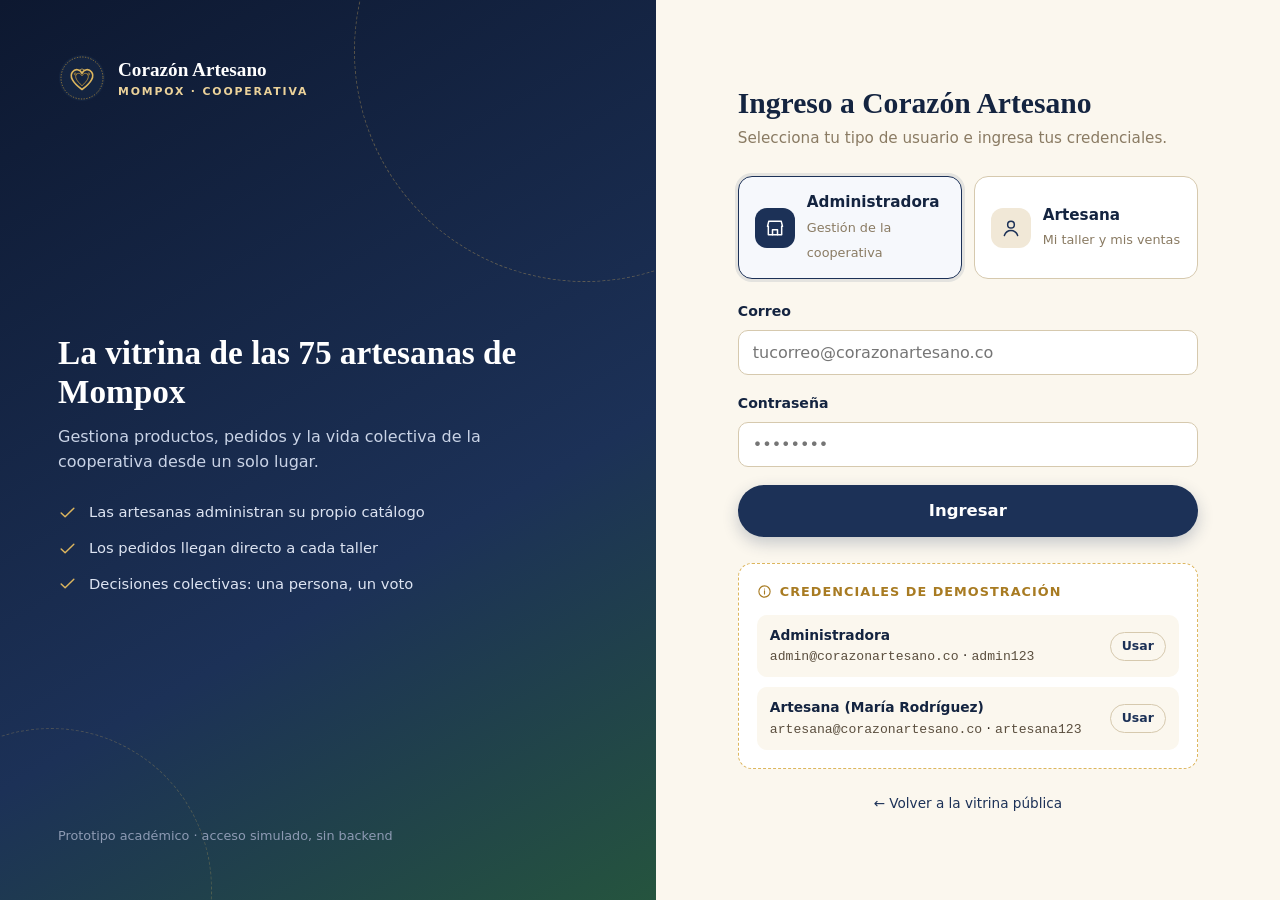
<file: login.html>
<!DOCTYPE html>
<html lang="es">
<head>
  <meta charset="UTF-8">
  <meta name="viewport" content="width=device-width, initial-scale=1.0">
  <title>Ingreso a Corazón Artesano</title>
  <link rel="icon" type="image/svg+xml" href="assets/images/logo.svg">
  <link rel="stylesheet" href="css/styles.css">
  <link rel="stylesheet" href="css/dashboard.css">
</head>
<body>
  <div class="login-page">
    <aside class="login-brand">
      <div class="lb-top">
        <img src="assets/images/logo.svg" alt="">
        <div>
          <div class="brand-name">Corazón Artesano</div>
          <div class="brand-sub">Mompox · Cooperativa</div>
        </div>
      </div>
      <div class="lb-mid">
        <h2>La vitrina de las 75 artesanas de Mompox</h2>
        <p>Gestiona productos, pedidos y la vida colectiva de la cooperativa desde un solo lugar.</p>
        <div class="lb-points">
          <span class="lb-point"><svg class="icon" viewBox="0 0 24 24" fill="none" stroke="currentColor" stroke-width="1.8" stroke-linecap="round" stroke-linejoin="round"><path d="M4 12.5l5 5L20 6.5"/></svg> Las artesanas administran su propio catálogo</span>
          <span class="lb-point"><svg class="icon" viewBox="0 0 24 24" fill="none" stroke="currentColor" stroke-width="1.8" stroke-linecap="round" stroke-linejoin="round"><path d="M4 12.5l5 5L20 6.5"/></svg> Los pedidos llegan directo a cada taller</span>
          <span class="lb-point"><svg class="icon" viewBox="0 0 24 24" fill="none" stroke="currentColor" stroke-width="1.8" stroke-linecap="round" stroke-linejoin="round"><path d="M4 12.5l5 5L20 6.5"/></svg> Decisiones colectivas: una persona, un voto</span>
        </div>
      </div>
      <div class="lb-foot">Prototipo académico · acceso simulado, sin backend</div>
    </aside>

    <main class="login-panel">
      <div class="login-box">
        <div class="lb-logo-mobile">
          <img src="assets/images/logo.svg" alt="">
          <div>
            <div class="brand-name" style="font-family:var(--font-display);font-weight:700;color:var(--navy-800)">Corazón Artesano</div>
            <div class="brand-sub" style="font-size:.62rem;letter-spacing:.15em;text-transform:uppercase;color:var(--gold-600);font-weight:700">Mompox · Cooperativa</div>
          </div>
        </div>
        <h1>Ingreso a Corazón Artesano</h1>
        <p class="login-sub">Selecciona tu tipo de usuario e ingresa tus credenciales.</p>

        <div class="login-error" id="login-error" role="alert">
          <svg class="icon" viewBox="0 0 24 24" fill="none" stroke="currentColor" stroke-width="1.8" stroke-linecap="round" stroke-linejoin="round"><path d="M12 3l10 18H2z"/><path d="M12 10v4"/><path d="M12 17h.01"/></svg>
          <span id="login-error-text"></span>
        </div>

        <form id="form-login" novalidate>
          <div class="login-roles" role="radiogroup" aria-label="Tipo de usuario">
            <label class="radio-card">
              <input type="radio" name="rol" value="admin" checked>
              <span class="rc-icon"><svg class="icon" viewBox="0 0 24 24" fill="none" stroke="currentColor" stroke-width="1.8" stroke-linecap="round" stroke-linejoin="round"><path d="M4 10v10h16V10"/><path d="M3 10l1.5-6h15L21 10"/><path d="M9 20v-6h6v6"/></svg></span>
              <span><strong>Administradora</strong><small>Gestión de la cooperativa</small></span>
            </label>
            <label class="radio-card">
              <input type="radio" name="rol" value="artesana">
              <span class="rc-icon"><svg class="icon" viewBox="0 0 24 24" fill="none" stroke="currentColor" stroke-width="1.8" stroke-linecap="round" stroke-linejoin="round"><circle cx="12" cy="8" r="4"/><path d="M4 21c1.5-4 5-6 8-6s6.5 2 8 6"/></svg></span>
              <span><strong>Artesana</strong><small>Mi taller y mis ventas</small></span>
            </label>
          </div>

          <div class="field">
            <label for="email">Correo</label>
            <input type="email" id="email" placeholder="tucorreo@corazonartesano.co" autocomplete="username" required>
            <span class="error-msg">Escribe un correo válido.</span>
          </div>
          <div class="field">
            <label for="password">Contraseña</label>
            <input type="password" id="password" placeholder="••••••••" autocomplete="current-password" required>
            <span class="error-msg">Escribe tu contraseña.</span>
          </div>

          <button type="submit" class="btn btn-primary btn-lg btn-block">Ingresar</button>
        </form>

        <div class="demo-box">
          <div class="demo-title">
            <svg class="icon" viewBox="0 0 24 24" fill="none" stroke="currentColor" stroke-width="1.8" stroke-linecap="round" stroke-linejoin="round"><circle cx="12" cy="12" r="9"/><path d="M12 11v5"/><path d="M12 8h.01"/></svg>
            Credenciales de demostración
          </div>
          <div class="demo-grid">
            <div class="demo-cred">
              <div class="dc-info"><strong>Administradora</strong><code>admin@corazonartesano.co</code> · <code>admin123</code></div>
              <button type="button" class="btn btn-outline btn-xs" data-rol="admin">Usar</button>
            </div>
            <div class="demo-cred">
              <div class="dc-info"><strong>Artesana (María Rodríguez)</strong><code>artesana@corazonartesano.co</code> · <code>artesana123</code></div>
              <button type="button" class="btn btn-outline btn-xs" data-rol="artesana">Usar</button>
            </div>
          </div>
        </div>

        <p class="text-center mt-24 small"><a href="index.html">← Volver a la vitrina pública</a></p>
      </div>
    </main>
  </div>

  <script src="js/data.js"></script>
  <script src="js/store.js"></script>
  <script src="js/app.js"></script>
  <script src="js/auth.js"></script>
  <script src="js/login.js"></script>
</body>
</html>
</file>
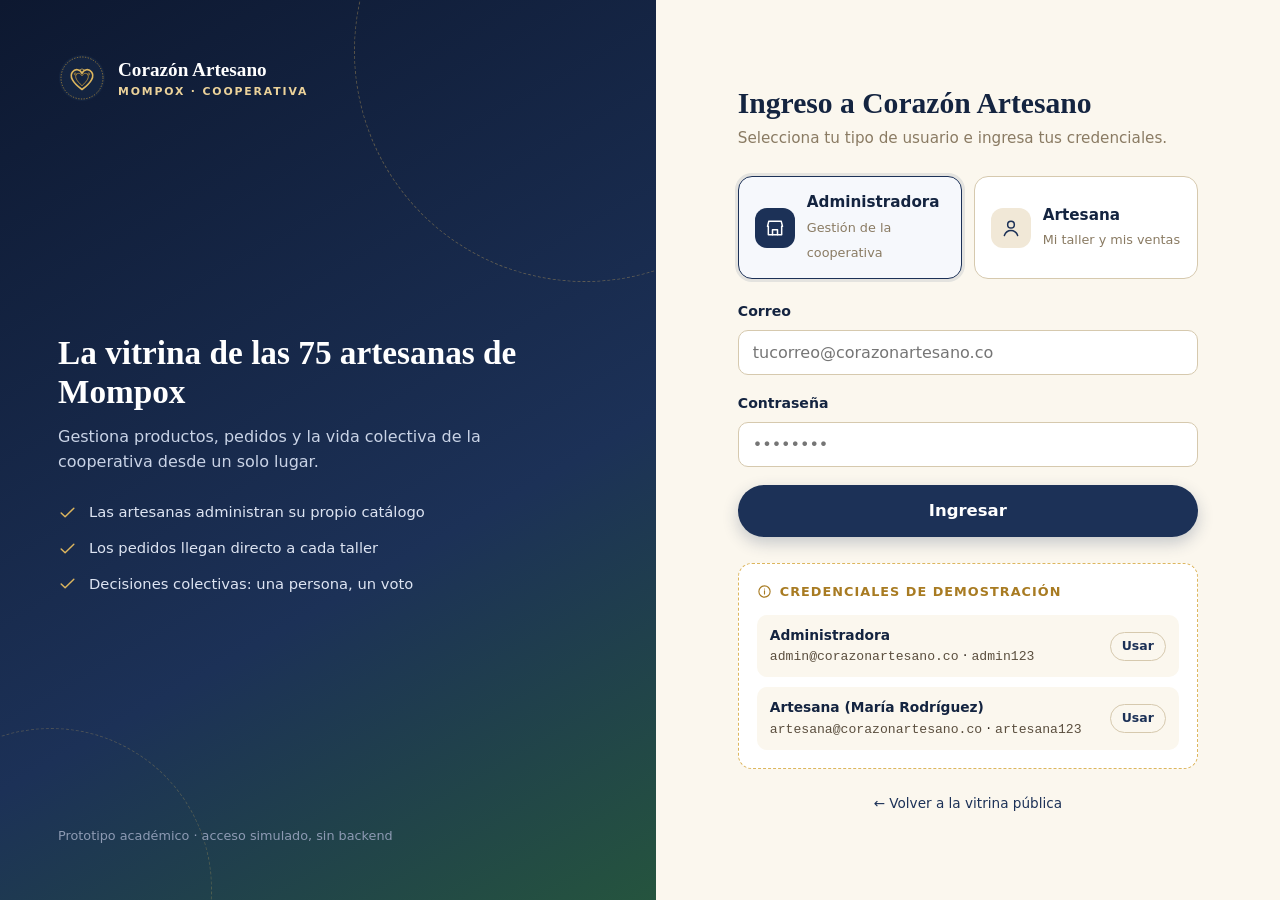
<file: pedidos.html>
<!DOCTYPE html>
<html lang="es">
<head>
  <meta charset="UTF-8">
  <meta name="viewport" content="width=device-width, initial-scale=1.0">
  <title>Pedidos y ventas — Corazón Artesano</title>
  <link rel="icon" type="image/svg+xml" href="assets/images/logo.svg">
  <link rel="stylesheet" href="css/styles.css">
  <link rel="stylesheet" href="css/dashboard.css">
</head>
<body data-titulo="Pedidos y ventas" data-sub="Cada pedido se registra a nombre de la artesana que elaboró la pieza">
  <div class="app-shell">
    <aside class="sidebar" id="sidebar"></aside>
    <div class="app-main">
      <header class="topbar" id="topbar"></header>
      <div class="app-content">

        <div class="card" style="display:flex;gap:20px;align-items:flex-start;margin-bottom:20px;flex-wrap:wrap">
          <span class="kpi-ico green" style="width:56px;height:56px;border-radius:16px;display:grid;place-items:center;background:var(--green-100);color:var(--green-600);flex:0 0 auto">
            <svg class="icon" viewBox="0 0 24 24" fill="none" stroke="currentColor" stroke-width="1.8" stroke-linecap="round" stroke-linejoin="round" style="width:27px;height:27px"><path d="M12 20s-7-4.6-9.2-9C1.3 8 3 5 6.3 5c2 0 3.4 1 5.7 3.5C14.3 6 15.7 5 17.7 5c3.3 0 5 3 3.5 6-2.2 4.4-9.2 9-9.2 9z"/></svg>
          </span>
          <div style="flex:1;min-width:240px">
            <h3 style="margin-bottom:4px">Ventas directas</h3>
            <p class="small">Las ventas se realizan desde el canal colectivo de la cooperativa: el comprador adquiere directamente a la artesana y se reduce la dependencia de intermediarios. Cada pedido registrado aquí es una venta simulada del prototipo.</p>
          </div>
          <div class="summary-chips" style="margin:0" id="resumen-ventas"></div>
        </div>

        <div class="admin-toolbar">
          <div class="search-box">
            <svg class="icon" viewBox="0 0 24 24" fill="none" stroke="currentColor" stroke-width="1.8" stroke-linecap="round" stroke-linejoin="round"><circle cx="11" cy="11" r="7"/><path d="M21 21l-4.3-4.3"/></svg>
            <input type="search" id="buscar" placeholder="Buscar por pedido, cliente o producto…" aria-label="Buscar pedidos">
          </div>
          <select id="filtro-estado" aria-label="Filtrar por estado">
            <option value="todos">Todos los estados</option>
            <option value="Pendiente">Pendiente</option>
            <option value="En preparación">En preparación</option>
            <option value="Enviado">Enviado</option>
            <option value="Entregado">Entregado</option>
          </select>
          <select id="filtro-mes" aria-label="Filtrar por mes">
            <option value="todos">Todos los meses</option>
          </select>
          <button type="button" class="btn btn-outline" id="limpiar">Limpiar</button>
        </div>

        <div class="summary-chips" id="resumen-estados"></div>

        <div id="tabla-pedidos"></div>

        <div class="load-more-wrap">
          <button type="button" class="btn btn-outline" id="mas" style="display:none">Cargar más pedidos</button>
        </div>
      </div>
    </div>
  </div>

  <script src="js/data.js"></script>
  <script src="js/store.js"></script>
  <script src="js/app.js"></script>
  <script src="js/auth.js"></script>
  <script src="js/admin.js"></script>
  <script src="js/pedidos.js"></script>
</body>
</html>
</file>
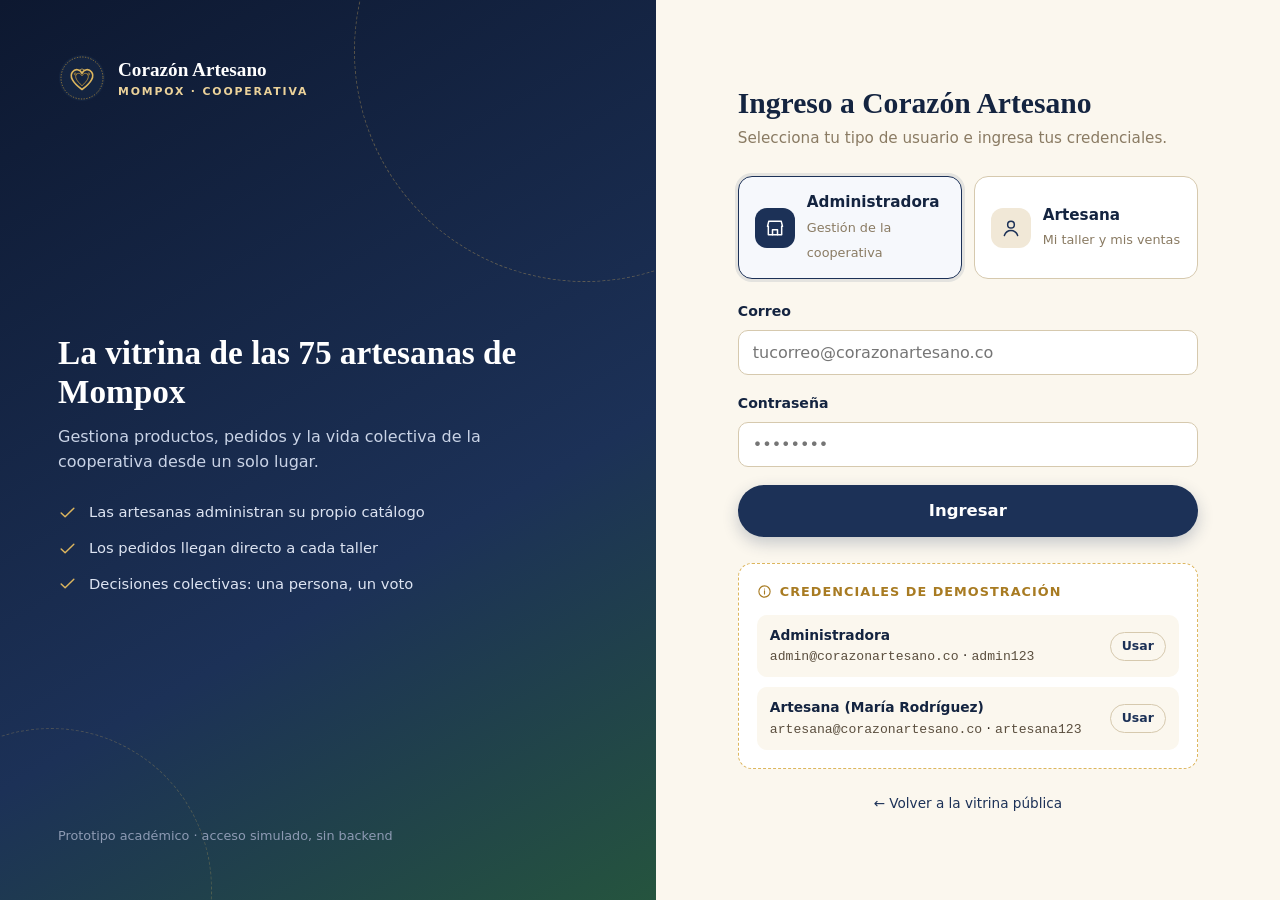
<file: perfil-artesana.html>
<!DOCTYPE html>
<html lang="es">
<head>
  <meta charset="UTF-8">
  <meta name="viewport" content="width=device-width, initial-scale=1.0">
  <title>Mi panel — Corazón Artesano</title>
  <link rel="icon" type="image/svg+xml" href="assets/images/logo.svg">
  <link rel="stylesheet" href="css/styles.css">
  <link rel="stylesheet" href="css/dashboard.css">
</head>
<body>
  <div class="app-main">
    <header class="topbar" id="perfil-topbar"></header>
    <div class="app-content" style="max-width:1100px">

      <section class="artisan-hero" id="hero-artesana"></section>

      <div class="kpi-grid kpi-4" id="kpis" style="margin-top:20px"></div>

      <div class="tab-strip" id="tabs">
        <button type="button" class="tab-btn active" data-tab="productos"></button>
        <button type="button" class="tab-btn" data-tab="ventas"></button>
        <button type="button" class="tab-btn" data-tab="perfil"></button>
        <button type="button" class="tab-btn" data-tab="historia"></button>
        <button type="button" class="tab-btn" data-tab="participacion"></button>
      </div>

      <section class="tab-pane active" id="pane-productos">
        <div class="flex-between mb-16">
          <div><h3>Mis productos</h3><p class="small muted">Estas son las piezas que tienes publicadas en la vitrina.</p></div>
          <button type="button" class="btn btn-gold" id="btn-agregar">
            <svg class="icon" viewBox="0 0 24 24" fill="none" stroke="currentColor" stroke-width="1.8" stroke-linecap="round" stroke-linejoin="round"><path d="M12 5v14M5 12h14"/></svg>
            Agregar producto
          </button>
        </div>
        <div class="list-simple" id="lista-productos"></div>
      </section>

      <section class="tab-pane" id="pane-ventas">
        <h3 class="mb-8">Mis ventas</h3>
        <p class="small muted mb-16">Cada pedido incluye tus datos: la compradora sabrá que la pieza es tuya. El pago se coordina directamente contigo (simulado).</p>
        <div class="summary-chips" id="resumen-ventas-artesana"></div>
        <div id="tabla-ventas"></div>
      </section>

      <section class="tab-pane" id="pane-perfil">
        <h3 class="mb-8">Mi perfil</h3>
        <p class="small muted mb-16">Estos datos aparecen en la vitrina junto a tus productos.</p>
        <div class="card" style="max-width:640px">
          <div class="field"><label for="pf-nombre">Mi nombre</label><input type="text" id="pf-nombre"></div>
          <div class="field"><label for="pf-telefono">Mi teléfono o WhatsApp</label><input type="tel" id="pf-telefono" placeholder="Ej.: 300 123 4567 (solo visible para la cooperativa)"></div>
          <div class="field"><label for="pf-municipio">Municipio</label><input type="text" id="pf-municipio"></div>
          <div class="field"><label>Mi especialidad</label><input type="text" id="pf-especialidad" disabled style="background:var(--sand)"></div>
          <div class="field"><label>Mi estado en la cooperativa</label><div id="pf-estado"></div></div>
          <button type="button" class="btn btn-primary" id="btn-guardar-perfil">Guardar mis datos</button>
        </div>
      </section>

      <section class="tab-pane" id="pane-historia">
        <h3 class="mb-8">Mi historia</h3>
        <p class="small muted mb-16">Cuéntale a quien compra cómo aprendiste tu oficio y qué hace especiales tus piezas. Tu historia aparece en la página de cada uno de tus productos.</p>
        <div class="card" style="max-width:720px">
          <div class="field"><label for="pf-bio">Mi historia como artesana</label>
          <textarea id="pf-bio" rows="7"></textarea>
          <span class="hint">Escribe con tus palabras: no hay respuestas correctas, solo tu historia.</span></div>
          <button type="button" class="btn btn-primary" id="btn-guardar-bio">Guardar mi historia</button>
        </div>
      </section>

      <section class="tab-pane" id="pane-participacion">
        <h3 class="mb-8">Mi participación en la cooperativa</h3>
        <p class="small muted mb-16">En Corazón Artesano cada socia cuenta: una persona, un voto.</p>
        <div class="grid grid-2" id="participacion-grid"></div>
      </section>

      <p class="disclaimer-note" style="justify-content:flex-start;margin-top:34px">
        <svg class="icon" viewBox="0 0 24 24" fill="none" stroke="currentColor" stroke-width="1.8" stroke-linecap="round" stroke-linejoin="round"><circle cx="12" cy="12" r="9"/><path d="M12 11v5"/><path d="M12 8h.01"/></svg>
        Este panel es un prototipo: los cambios se guardan solo en este navegador.
      </p>
    </div>
  </div>

  <script src="js/data.js"></script>
  <script src="js/store.js"></script>
  <script src="js/app.js"></script>
  <script src="js/auth.js"></script>
  <script src="js/perfil-artesana.js"></script>
</body>
</html>
</file>
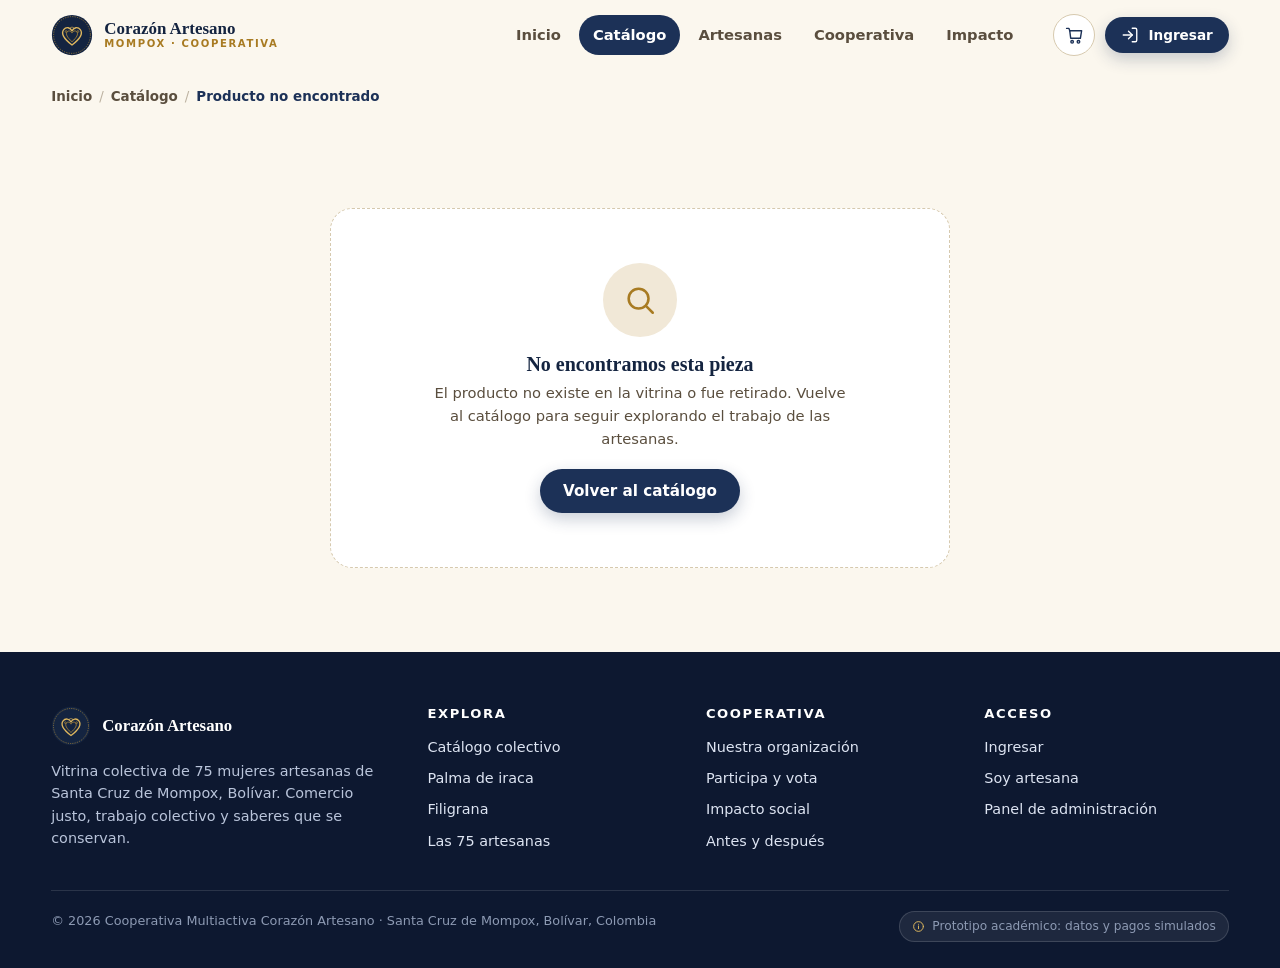
<file: producto.html>
<!DOCTYPE html>
<html lang="es">
<head>
  <meta charset="UTF-8">
  <meta name="viewport" content="width=device-width, initial-scale=1.0">
  <title>Producto — Corazón Artesano</title>
  <link rel="icon" type="image/svg+xml" href="assets/images/logo.svg">
  <link rel="stylesheet" href="css/styles.css">
  <link rel="stylesheet" href="css/landing.css">
</head>
<body data-nav="catalogo.html">
  <header id="site-nav"></header>

  <main>
    <div class="container">
      <nav class="breadcrumbs" aria-label="Ruta de navegación" id="migas">
        <a href="index.html">Inicio</a><span class="sep">/</span>
        <a href="catalogo.html">Catálogo</a><span class="sep">/</span>
        <span class="current">Producto</span>
      </nav>
    </div>

    <section class="section-tight">
      <div class="container" id="detalle"></div>
    </section>

    <section class="section" id="seccion-artesana" style="display:none">
      <div class="container">
        <div class="section-head">
          <span class="eyebrow">Conoce a la artesana</span>
          <h2>Detrás de cada pieza hay una historia</h2>
          <p class="lead mt-8">Corazón Artesano no solo vende productos: visibiliza el trabajo y los saberes de las mujeres que los crean.</p>
        </div>
        <div id="spotlight"></div>
      </div>
    </section>

    <section class="section section-alt" id="seccion-relacionados" style="display:none">
      <div class="container">
        <div class="flex-between mb-24">
          <div>
            <span class="eyebrow">Sigue explorando</span>
            <h2 id="rel-titulo">Otras piezas del catálogo</h2>
          </div>
          <a class="link-arrow" href="catalogo.html">Ver todo el catálogo
            <svg class="icon" viewBox="0 0 24 24" fill="none" stroke="currentColor" stroke-width="1.8" stroke-linecap="round" stroke-linejoin="round"><path d="M4 12h16"/><path d="M14 6l6 6-6 6"/></svg>
          </a>
        </div>
        <div class="grid-products" id="relacionados"></div>
      </div>
    </section>
  </main>

  <footer id="site-footer"></footer>

  <script src="js/data.js"></script>
  <script src="js/store.js"></script>
  <script src="js/app.js"></script>
  <script src="js/producto.js"></script>
</body>
</html>
</file>
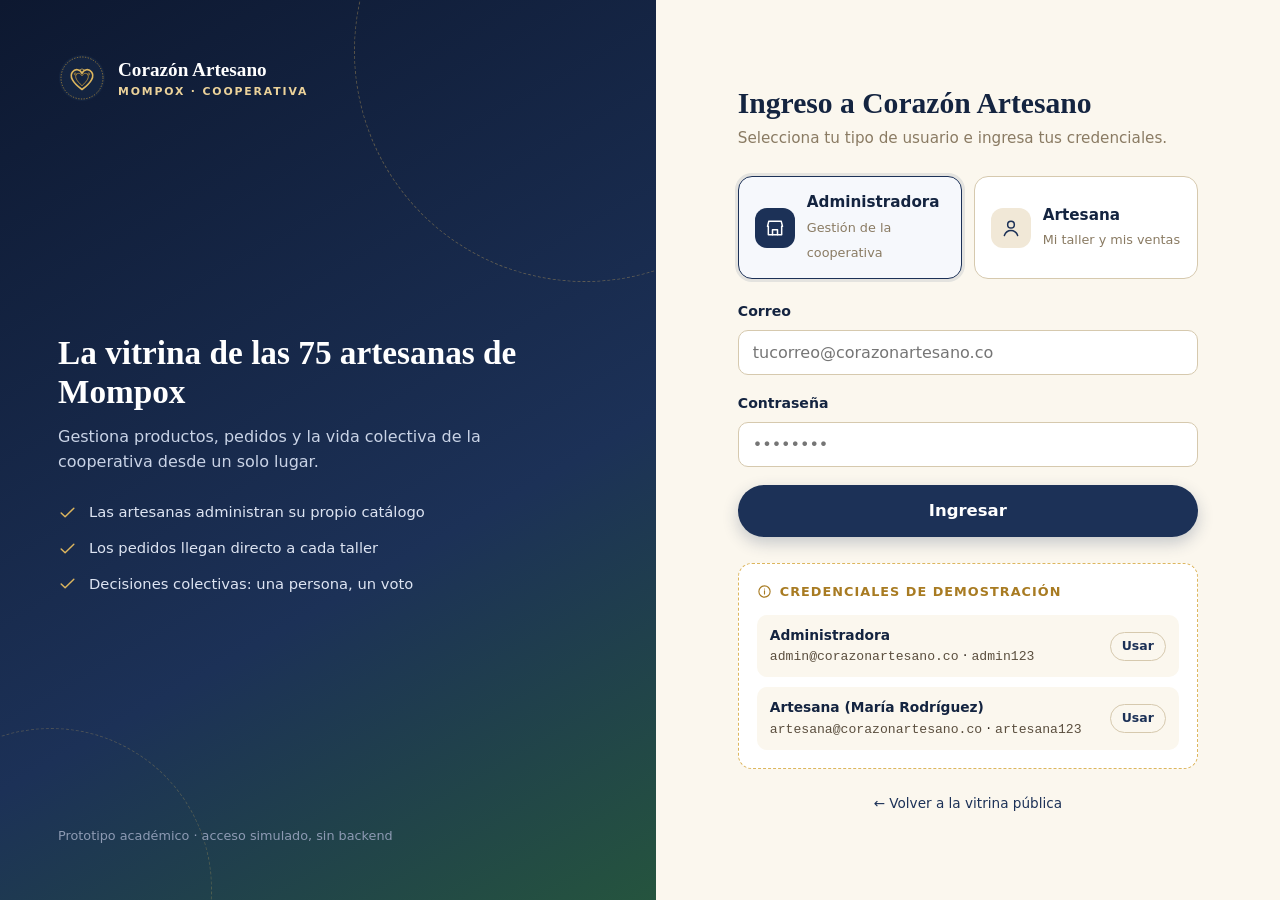
<file: productos.html>
<!DOCTYPE html>
<html lang="es">
<head>
  <meta charset="UTF-8">
  <meta name="viewport" content="width=device-width, initial-scale=1.0">
  <title>Gestión de productos — Corazón Artesano</title>
  <link rel="icon" type="image/svg+xml" href="assets/images/logo.svg">
  <link rel="stylesheet" href="css/styles.css">
  <link rel="stylesheet" href="css/dashboard.css">
</head>
<body data-titulo="Gestión de productos" data-sub="Catálogo colectivo: agrega, edita y administra la disponibilidad de cada pieza">
  <div class="app-shell">
    <aside class="sidebar" id="sidebar"></aside>
    <div class="app-main">
      <header class="topbar" id="topbar"></header>
      <div class="app-content">

        <div class="admin-toolbar">
          <div class="search-box">
            <svg class="icon" viewBox="0 0 24 24" fill="none" stroke="currentColor" stroke-width="1.8" stroke-linecap="round" stroke-linejoin="round"><circle cx="11" cy="11" r="7"/><path d="M21 21l-4.3-4.3"/></svg>
            <input type="search" id="buscar" placeholder="Buscar por nombre, artesana o material…" aria-label="Buscar productos">
          </div>
          <select id="filtro-cat" aria-label="Filtrar por categoría">
            <option value="todas">Todas las categorías</option>
          </select>
          <select id="filtro-disp" aria-label="Filtrar por disponibilidad">
            <option value="todos">Todos los estados</option>
            <option value="disponibles">Solo disponibles</option>
            <option value="agotados">Solo agotados</option>
          </select>
          <button type="button" class="btn btn-primary" id="btn-nuevo">
            <svg class="icon" viewBox="0 0 24 24" fill="none" stroke="currentColor" stroke-width="1.8" stroke-linecap="round" stroke-linejoin="round"><path d="M12 5v14M5 12h14"/></svg>
            Nuevo producto
          </button>
        </div>

        <div class="summary-chips" id="resumen"></div>

        <div id="tabla-productos"></div>

        <div class="load-more-wrap">
          <button type="button" class="btn btn-outline" id="mas" style="display:none">Cargar más productos</button>
        </div>
      </div>
    </div>
  </div>

  <script src="js/data.js"></script>
  <script src="js/store.js"></script>
  <script src="js/app.js"></script>
  <script src="js/auth.js"></script>
  <script src="js/admin.js"></script>
  <script src="js/productos.js"></script>
</body>
</html>
</file>
<file: css/styles.css>
/* ============================================================
   CORAZÓN ARTESANO — Sistema de diseño base
   Prototipo académico — Vitrina Colectiva
   ============================================================ */

:root {
  --navy-900: #0D1830;
  --navy-800: #142440;
  --navy-700: #1C3157;
  --navy-600: #27436F;
  --navy-100: #E3E9F4;
  --gold-600: #A87B22;
  --gold-500: #C89B3C;
  --gold-400: #DDB65E;
  --gold-300: #EBD29A;
  --gold-100: #F7EDD6;
  --green-700: #25543E;
  --green-600: #2F6B4F;
  --green-400: #5E9678;
  --green-100: #E4EFE7;
  --cream: #FBF7EE;
  --sand: #F1E8D7;
  --beige: #E7DBC3;
  --ink: #2A2117;
  --ink-soft: #5A4E3E;
  --muted: #8A7B63;
  --white: #FFFFFF;
  --line: #E5DCC9;
  --line-strong: #D6C9AE;
  --terra: #B5533C;
  --terra-100: #F7E4DE;
  --purple: #7A5C8C;
  --purple-100: #F0E8F4;
  --ok: #2F6B4F;
  --warn: #B7791F;
  --info: #2B6CB0;
  --danger: #B33A2B;
  --radius-sm: 8px;
  --radius: 14px;
  --radius-lg: 22px;
  --shadow-sm: 0 1px 3px rgba(13, 24, 48, .07), 0 1px 2px rgba(13, 24, 48, .05);
  --shadow-md: 0 6px 18px rgba(13, 24, 48, .09);
  --shadow-lg: 0 18px 44px rgba(13, 24, 48, .16);
  --font-display: 'Palatino Linotype', 'Book Antiqua', Palatino, Georgia, 'Times New Roman', serif;
  --font-body: 'Segoe UI', system-ui, -apple-system, 'Helvetica Neue', Arial, sans-serif;
  --nav-h: 70px;
}

* { box-sizing: border-box; margin: 0; padding: 0; }

html { scroll-behavior: smooth; }

body {
  font-family: var(--font-body);
  color: var(--ink);
  background: var(--cream);
  line-height: 1.55;
  font-size: 16px;
  -webkit-font-smoothing: antialiased;
}

img, svg { display: block; max-width: 100%; }

.icon { width: 1.15em; height: 1.15em; flex: 0 0 auto; }
.badge .icon { width: 13px; height: 13px; }

a { color: var(--navy-700); text-decoration: none; }
a:hover { color: var(--gold-600); }

button { font-family: inherit; cursor: pointer; }
input, select, textarea { font-family: inherit; font-size: 1rem; color: var(--ink); }

h1, h2, h3, h4 { font-family: var(--font-display); line-height: 1.18; color: var(--navy-800); font-weight: 700; }
h1 { font-size: clamp(2rem, 4.2vw, 3.1rem); }
h2 { font-size: clamp(1.55rem, 3vw, 2.2rem); }
h3 { font-size: 1.25rem; }

p { color: var(--ink-soft); }

.sr-only {
  position: absolute; width: 1px; height: 1px; padding: 0; margin: -1px;
  overflow: hidden; clip: rect(0 0 0 0); white-space: nowrap; border: 0;
}

.container { width: min(1180px, 92%); margin-inline: auto; }
.container-narrow { width: min(860px, 92%); margin-inline: auto; }

.section { padding: 72px 0; }
.section-tight { padding: 44px 0; }
.section-alt { background: var(--sand); }
.section-navy { background: var(--navy-800); }
.section-navy h2, .section-navy h3 { color: var(--cream); }
.section-navy p { color: #C9D3E6; }

.section-head { max-width: 720px; margin-bottom: 40px; }
.section-head.center { margin-inline: auto; text-align: center; }
.eyebrow {
  display: inline-flex; align-items: center; gap: 8px;
  font-size: .78rem; font-weight: 700; letter-spacing: .14em; text-transform: uppercase;
  color: var(--gold-600); margin-bottom: 12px;
}
.eyebrow::before { content: ""; width: 26px; height: 2px; background: var(--gold-500); border-radius: 2px; }
.section-head.center .eyebrow::after { content: ""; width: 26px; height: 2px; background: var(--gold-500); border-radius: 2px; }
.lead { font-size: 1.08rem; }

.grid { display: grid; gap: 24px; }
.grid-2 { grid-template-columns: repeat(2, 1fr); }
.grid-3 { grid-template-columns: repeat(3, 1fr); }
.grid-4 { grid-template-columns: repeat(4, 1fr); }
.grid-5 { grid-template-columns: repeat(5, 1fr); }

/* ---------- Botones ---------- */
.btn {
  display: inline-flex; align-items: center; justify-content: center; gap: 9px;
  padding: 12px 22px; border-radius: 999px; border: 1.6px solid transparent;
  font-size: .95rem; font-weight: 600; line-height: 1.2; text-decoration: none;
  transition: transform .16s ease, box-shadow .16s ease, background .16s ease, color .16s ease, border-color .16s ease;
  white-space: nowrap;
}
.btn:active { transform: translateY(1px) scale(.99); }
.btn .icon { width: 18px; height: 18px; flex: 0 0 auto; }
.btn-primary { background: var(--navy-700); color: #fff; box-shadow: 0 6px 16px rgba(28, 49, 87, .24); }
.btn-primary:hover { background: var(--navy-600); color: #fff; box-shadow: 0 8px 20px rgba(28, 49, 87, .3); }
.btn-gold { background: var(--gold-500); color: var(--navy-900); box-shadow: 0 6px 16px rgba(200, 155, 60, .3); }
.btn-gold:hover { background: var(--gold-400); color: var(--navy-900); }
.btn-outline { border-color: var(--line-strong); color: var(--navy-700); background: transparent; }
.btn-outline:hover { border-color: var(--navy-700); background: rgba(28, 49, 87, .05); color: var(--navy-700); }
.btn-light { background: rgba(255, 255, 255, .14); color: #fff; border-color: rgba(255, 255, 255, .4); backdrop-filter: blur(4px); }
.btn-light:hover { background: rgba(255, 255, 255, .24); color: #fff; }
.btn-ghost { color: var(--navy-700); background: transparent; }
.btn-ghost:hover { background: var(--navy-100); color: var(--navy-700); }
.btn-danger { background: var(--danger); color: #fff; }
.btn-danger:hover { background: #9A3023; color: #fff; }
.btn-white { background: var(--white); color: var(--navy-700); box-shadow: var(--shadow-sm); }
.btn-white:hover { color: var(--gold-600); }
.btn-sm { padding: 8px 15px; font-size: .85rem; }
.btn-xs { padding: 6px 11px; font-size: .78rem; }
.btn-lg { padding: 15px 30px; font-size: 1.03rem; }
.btn-block { width: 100%; }
.btn-icon { padding: 9px; border-radius: 10px; }
.btn[disabled] { opacity: .55; cursor: not-allowed; }

.link-arrow { display: inline-flex; align-items: center; gap: 6px; font-weight: 600; color: var(--navy-700); }
.link-arrow .icon { width: 16px; height: 16px; transition: transform .16s ease; }
.link-arrow:hover .icon { transform: translateX(3px); }

/* ---------- Badges / chips ---------- */
.badge {
  display: inline-flex; align-items: center; gap: 6px;
  padding: 4px 11px; border-radius: 999px; font-size: .74rem; font-weight: 700;
  letter-spacing: .03em; text-transform: uppercase; line-height: 1.5;
}
.badge-palma { background: var(--green-100); color: var(--green-700); }
.badge-filigrana { background: var(--gold-100); color: var(--gold-600); }
.badge-tejidos { background: var(--terra-100); color: #8F4230; }
.badge-bisuteria { background: var(--purple-100); color: var(--purple); }
.badge-gastronomia { background: #FBE9E1; color: #A8432C; }
.badge-neutral { background: var(--sand); color: var(--ink-soft); }
.badge-ok, .badge-entregado, .badge-activa { background: var(--green-100); color: var(--green-700); }
.badge-warn, .badge-pendiente { background: #FCF0D8; color: var(--warn); }
.badge-info, .badge-preparacion { background: #E1ECF9; color: var(--info); }
.badge-shipped, .badge-enviado { background: var(--purple-100); color: var(--purple); }
.badge-danger, .badge-agotado, .badge-inactiva { background: var(--terra-100); color: var(--danger); }
.badge-nueva { background: var(--navy-100); color: var(--navy-700); }

.chip {
  display: inline-flex; align-items: center; gap: 8px;
  padding: 8px 16px; border-radius: 999px; border: 1.5px solid var(--line-strong);
  background: var(--white); color: var(--ink-soft); font-size: .88rem; font-weight: 600;
  transition: all .15s ease;
}
.chip:hover { border-color: var(--gold-500); color: var(--gold-600); }
.chip.active { background: var(--navy-700); border-color: var(--navy-700); color: #fff; }
.chip .icon { width: 15px; height: 15px; }

.tag-direct {
  display: inline-flex; align-items: center; gap: 5px;
  font-size: .74rem; font-weight: 700; color: var(--green-700);
  background: var(--green-100); padding: 3px 9px; border-radius: 999px;
}
.tag-direct .icon { width: 13px; height: 13px; }

/* ---------- Formularios ---------- */
.field { margin-bottom: 18px; }
.field label { display: block; font-size: .88rem; font-weight: 700; color: var(--navy-800); margin-bottom: 7px; }
.field .hint { font-size: .8rem; color: var(--muted); margin-top: 5px; }
.field .error-msg { display: none; font-size: .82rem; color: var(--danger); margin-top: 5px; font-weight: 600; }
.field.has-error input, .field.has-error select, .field.has-error textarea { border-color: var(--danger); }
.field.has-error .error-msg { display: block; }
input[type="text"], input[type="email"], input[type="password"], input[type="number"],
input[type="search"], input[type="tel"], input[type="date"], select, textarea {
  width: 100%; padding: 12px 14px; border: 1.6px solid var(--line-strong); border-radius: 10px;
  background: var(--white); transition: border-color .15s ease, box-shadow .15s ease;
}
input:focus, select:focus, textarea:focus {
  outline: none; border-color: var(--gold-500);
  box-shadow: 0 0 0 3px rgba(200, 155, 60, .18);
}
textarea { resize: vertical; min-height: 96px; }
select { appearance: none; background-image: url("data:image/svg+xml;charset=utf8,%3Csvg xmlns='http://www.w3.org/2000/svg' width='14' height='14' viewBox='0 0 24 24' fill='none' stroke='%235A4E3E' stroke-width='2.4' stroke-linecap='round' stroke-linejoin='round'%3E%3Cpath d='M6 9l6 6 6-6'/%3E%3C/svg%3E"); background-repeat: no-repeat; background-position: right 13px center; padding-right: 38px; }
.form-row { display: grid; grid-template-columns: 1fr 1fr; gap: 16px; }
.form-row-3 { display: grid; grid-template-columns: 1fr 1fr 1fr; gap: 16px; }

.search-box { position: relative; }
.search-box input { padding-left: 42px; }
.search-box .icon { position: absolute; left: 14px; top: 50%; transform: translateY(-50%); width: 18px; height: 18px; color: var(--muted); pointer-events: none; }

.switch { position: relative; display: inline-flex; align-items: center; gap: 10px; cursor: pointer; user-select: none; }
.switch input { position: absolute; opacity: 0; width: 0; height: 0; }
.switch .track {
  width: 44px; height: 25px; background: var(--line-strong); border-radius: 999px;
  transition: background .18s ease; position: relative; flex: 0 0 auto;
}
.switch .track::after {
  content: ""; position: absolute; top: 3px; left: 3px; width: 19px; height: 19px;
  background: #fff; border-radius: 50%; transition: transform .18s ease; box-shadow: var(--shadow-sm);
}
.switch input:checked + .track { background: var(--green-600); }
.switch input:checked + .track::after { transform: translateX(19px); }
.switch .switch-label { font-size: .88rem; font-weight: 600; color: var(--ink-soft); }

.checkbox { display: flex; align-items: flex-start; gap: 10px; cursor: pointer; font-size: .92rem; color: var(--ink-soft); }
.checkbox input { width: 18px; height: 18px; margin-top: 2px; accent-color: var(--navy-700); cursor: pointer; }

.radio-card {
  position: relative; display: flex; align-items: center; gap: 12px;
  border: 1.8px solid var(--line-strong); border-radius: var(--radius);
  padding: 14px 16px; cursor: pointer; background: var(--white);
  transition: all .15s ease;
}
.radio-card:hover { border-color: var(--gold-400); }
.radio-card input { position: absolute; opacity: 0; }
.radio-card .rc-icon {
  width: 40px; height: 40px; border-radius: 12px; display: grid; place-items: center;
  background: var(--sand); color: var(--navy-700); flex: 0 0 auto;
}
.radio-card .rc-icon .icon { width: 20px; height: 20px; }
.radio-card strong { display: block; color: var(--navy-800); font-size: .95rem; }
.radio-card small { color: var(--muted); font-size: .8rem; }
.radio-card:has(input:checked) { border-color: var(--navy-700); background: #F6F8FC; box-shadow: 0 0 0 3px rgba(28, 49, 87, .1); }
.radio-card:has(input:checked) .rc-icon { background: var(--navy-700); color: #fff; }

/* ---------- Tarjetas ---------- */
.card {
  background: var(--white); border: 1px solid var(--line); border-radius: var(--radius-lg);
  box-shadow: var(--shadow-sm); padding: 24px;
}
.card-hover { transition: transform .2s ease, box-shadow .2s ease; }
.card-hover:hover { transform: translateY(-4px); box-shadow: var(--shadow-md); }
.card-soft { background: var(--sand); border-color: transparent; box-shadow: none; }

/* ---------- Producto (tarjeta) ---------- */
.product-card {
  background: var(--white); border: 1px solid var(--line); border-radius: var(--radius-lg);
  overflow: hidden; display: flex; flex-direction: column;
  transition: transform .2s ease, box-shadow .2s ease;
}
.product-card:hover { transform: translateY(-4px); box-shadow: var(--shadow-md); }
.product-card .pc-media { position: relative; display: block; background: var(--sand); }
.product-card .pc-media img { width: 100%; aspect-ratio: 1 / 1; object-fit: cover; }
.product-card .pc-badges { position: absolute; top: 12px; left: 12px; display: flex; gap: 6px; }
.product-card .pc-body { padding: 16px 18px 18px; display: flex; flex-direction: column; gap: 8px; flex: 1; }
.product-card .pc-name { font-family: var(--font-display); font-size: 1.06rem; font-weight: 700; color: var(--navy-800); line-height: 1.3; }
.product-card .pc-name a { color: inherit; }
.product-card .pc-name a:hover { color: var(--gold-600); }
.product-card .pc-artisan { font-size: .85rem; color: var(--muted); display: flex; align-items: center; gap: 7px; }
.product-card .pc-artisan .avatar { width: 26px; height: 26px; }
.product-card .pc-price { font-size: 1.22rem; font-weight: 800; color: var(--navy-800); font-family: var(--font-display); }
.product-card .pc-price small { font-size: .72rem; font-weight: 700; color: var(--muted); margin-left: 3px; font-family: var(--font-body); }
.product-card .pc-foot { margin-top: auto; display: flex; gap: 8px; }
.product-card .pc-foot .btn { flex: 1; padding: 9px 12px; font-size: .85rem; }

/* ---------- Avatar ---------- */
.avatar { border-radius: 50%; object-fit: cover; background: var(--sand); flex: 0 0 auto; }
.avatar-sm { width: 34px; height: 34px; }
.avatar-md { width: 52px; height: 52px; }
.avatar-lg { width: 84px; height: 84px; border: 3px solid var(--gold-300); }

/* ---------- Navbar ---------- */
.site-nav {
  position: sticky; top: 0; z-index: 90;
  background: rgba(251, 247, 238, .94); backdrop-filter: blur(10px);
  border-bottom: 1px solid transparent; transition: border-color .2s ease, box-shadow .2s ease;
}
.site-nav.scrolled { border-bottom-color: var(--line); box-shadow: 0 4px 20px rgba(13, 24, 48, .07); }
.site-nav .nav-inner { display: flex; align-items: center; gap: 26px; height: var(--nav-h); }
.nav-brand { display: flex; align-items: center; gap: 11px; }
.nav-brand img { width: 42px; height: 42px; }
.nav-brand .brand-text { display: flex; flex-direction: column; line-height: 1.08; }
.nav-brand .brand-name { font-family: var(--font-display); font-weight: 700; font-size: 1.06rem; color: var(--navy-800); }
.nav-brand .brand-sub { font-size: .63rem; letter-spacing: .16em; text-transform: uppercase; color: var(--gold-600); font-weight: 700; }
.nav-links { display: flex; align-items: center; gap: 4px; margin-left: auto; }
.nav-links a {
  padding: 9px 14px; border-radius: 999px; font-size: .92rem; font-weight: 600; color: var(--ink-soft);
  transition: all .15s ease;
}
.nav-links a:hover { background: var(--sand); color: var(--navy-700); }
.nav-links a.active { background: var(--navy-700); color: #fff; }
.nav-actions { display: flex; align-items: center; gap: 10px; }
.nav-cart {
  position: relative; display: inline-flex; align-items: center; justify-content: center;
  width: 42px; height: 42px; border-radius: 50%; border: 1.6px solid var(--line-strong);
  background: var(--white); color: var(--navy-700); transition: all .15s ease;
}
.nav-cart:hover { border-color: var(--gold-500); color: var(--gold-600); }
.nav-cart .icon { width: 19px; height: 19px; }
.nav-cart .cart-count {
  position: absolute; top: -5px; right: -5px; min-width: 19px; height: 19px; padding: 0 4px;
  background: var(--terra); color: #fff; border-radius: 999px; font-size: .68rem; font-weight: 800;
  display: grid; place-items: center; border: 2px solid var(--cream);
}
.nav-user { display: flex; align-items: center; gap: 9px; padding: 5px 13px 5px 6px; border-radius: 999px; background: var(--white); border: 1.6px solid var(--line-strong); font-size: .86rem; font-weight: 700; color: var(--navy-800); }
.nav-user:hover { border-color: var(--gold-500); color: var(--navy-800); }
.nav-toggle { display: none; width: 42px; height: 42px; border-radius: 10px; border: 1.6px solid var(--line-strong); background: var(--white); color: var(--navy-700); place-items: center; }
.nav-toggle .icon { width: 21px; height: 21px; }

.site-nav .nav-mobile { display: none; }

/* ---------- Footer ---------- */
.site-footer { background: var(--navy-900); color: #B9C4DA; padding: 54px 0 26px; margin-top: 0; }
.site-footer a { color: #DDE4F2; }
.site-footer a:hover { color: var(--gold-400); }
.footer-grid { display: grid; grid-template-columns: 1.4fr 1fr 1fr 1fr; gap: 34px; }
.footer-brand { display: flex; align-items: center; gap: 11px; margin-bottom: 14px; }
.footer-brand img { width: 40px; height: 40px; }
.footer-brand .brand-name { font-family: var(--font-display); color: #fff; font-size: 1.05rem; font-weight: 700; }
.site-footer h4 { color: #fff; font-family: var(--font-body); font-size: .82rem; letter-spacing: .12em; text-transform: uppercase; margin-bottom: 14px; }
.site-footer ul { list-style: none; display: grid; gap: 9px; font-size: .9rem; }
.site-footer p { color: #B9C4DA; font-size: .9rem; }
.footer-bottom {
  border-top: 1px solid rgba(255, 255, 255, .12); margin-top: 38px; padding-top: 20px;
  display: flex; justify-content: space-between; gap: 14px; flex-wrap: wrap; font-size: .8rem; color: #8D9AB3;
}
.footer-note {
  display: inline-flex; align-items: center; gap: 7px; background: rgba(255, 255, 255, .07);
  border: 1px solid rgba(255, 255, 255, .14); padding: 5px 12px; border-radius: 999px; font-size: .76rem;
}
.footer-note .icon { width: 13px; height: 13px; color: var(--gold-400); }

/* ---------- Breadcrumbs ---------- */
.breadcrumbs { display: flex; align-items: center; gap: 7px; flex-wrap: wrap; font-size: .84rem; color: var(--muted); padding: 16px 0; }
.breadcrumbs a { color: var(--ink-soft); font-weight: 600; }
.breadcrumbs a:hover { color: var(--gold-600); }
.breadcrumbs .sep { opacity: .55; }
.breadcrumbs .current { color: var(--navy-700); font-weight: 700; }

/* ---------- Toast ---------- */
.toast-root { position: fixed; bottom: 22px; right: 22px; z-index: 200; display: grid; gap: 10px; width: min(360px, calc(100vw - 40px)); }
.toast {
  display: flex; align-items: flex-start; gap: 12px; background: var(--white);
  border: 1px solid var(--line); border-left: 4px solid var(--info);
  border-radius: 12px; padding: 13px 15px; box-shadow: var(--shadow-lg);
  animation: toastIn .28s cubic-bezier(.2, .9, .3, 1.2);
}
.toast.hide { animation: toastOut .22s ease forwards; }
.toast .icon { width: 20px; height: 20px; flex: 0 0 auto; margin-top: 1px; color: var(--info); }
.toast strong { display: block; font-size: .9rem; color: var(--navy-800); }
.toast p { font-size: .83rem; margin-top: 1px; }
.toast-success { border-left-color: var(--ok); } .toast-success .icon { color: var(--ok); }
.toast-error { border-left-color: var(--danger); } .toast-error .icon { color: var(--danger); }
.toast-info { border-left-color: var(--info); }
@keyframes toastIn { from { opacity: 0; transform: translateY(14px) scale(.97); } to { opacity: 1; transform: none; } }
@keyframes toastOut { to { opacity: 0; transform: translateY(10px); } }

/* ---------- Modal ---------- */
.modal-backdrop {
  position: fixed; inset: 0; background: rgba(13, 24, 48, .55); backdrop-filter: blur(3px);
  display: flex; align-items: center; justify-content: center; padding: 22px; z-index: 150;
  animation: fadeIn .18s ease;
}
.modal {
  background: var(--white); border-radius: var(--radius-lg); width: min(560px, 100%);
  max-height: min(88vh, 820px); display: flex; flex-direction: column;
  box-shadow: var(--shadow-lg); animation: modalIn .26s cubic-bezier(.2, .9, .3, 1.05);
}
.modal-lg { width: min(760px, 100%); }
.modal-head { display: flex; align-items: flex-start; justify-content: space-between; gap: 14px; padding: 22px 26px 0; }
.modal-head h3 { font-size: 1.3rem; }
.modal-close { background: none; border: none; color: var(--muted); padding: 6px; border-radius: 8px; display: grid; place-items: center; }
.modal-close:hover { background: var(--sand); color: var(--navy-700); }
.modal-close .icon { width: 20px; height: 20px; }
.modal-body { padding: 18px 26px 24px; overflow-y: auto; }
.modal-foot { padding: 16px 26px 22px; display: flex; justify-content: flex-end; gap: 10px; border-top: 1px solid var(--line); flex-wrap: wrap; }
@keyframes modalIn { from { opacity: 0; transform: translateY(18px) scale(.98); } to { opacity: 1; transform: none; } }
@keyframes fadeIn { from { opacity: 0; } to { opacity: 1; } }

/* ---------- Drawer (carrito) ---------- */
.drawer-backdrop { position: fixed; inset: 0; background: rgba(13, 24, 48, .5); backdrop-filter: blur(2px); z-index: 150; animation: fadeIn .18s ease; }
.drawer {
  position: fixed; top: 0; right: 0; bottom: 0; width: min(430px, 94vw); background: var(--white);
  z-index: 151; display: flex; flex-direction: column; box-shadow: var(--shadow-lg);
  animation: drawerIn .3s cubic-bezier(.2, .85, .3, 1);
}
@keyframes drawerIn { from { transform: translateX(40px); opacity: .4; } to { transform: none; opacity: 1; } }
.drawer-head { display: flex; align-items: center; justify-content: space-between; padding: 20px 22px; border-bottom: 1px solid var(--line); }
.drawer-head h3 { display: flex; align-items: center; gap: 10px; font-size: 1.15rem; }
.drawer-head .icon { width: 20px; height: 20px; color: var(--gold-600); }
.drawer-body { flex: 1; overflow-y: auto; padding: 18px 22px; display: grid; gap: 14px; align-content: start; }
.drawer-foot { border-top: 1px solid var(--line); padding: 18px 22px 22px; background: var(--cream); }
.cart-item { display: flex; gap: 13px; align-items: center; border: 1px solid var(--line); border-radius: var(--radius); padding: 11px; background: var(--white); }
.cart-item img { width: 62px; height: 62px; border-radius: 10px; object-fit: cover; background: var(--sand); flex: 0 0 auto; }
.cart-item .ci-info { flex: 1; min-width: 0; }
.cart-item .ci-name { font-weight: 700; font-size: .9rem; color: var(--navy-800); line-height: 1.25; }
.cart-item .ci-meta { font-size: .78rem; color: var(--muted); }
.cart-item .ci-price { font-weight: 800; font-size: .92rem; color: var(--navy-800); }
.qty { display: inline-flex; align-items: center; border: 1.5px solid var(--line-strong); border-radius: 999px; overflow: hidden; }
.qty button { width: 26px; height: 26px; border: none; background: var(--white); color: var(--navy-700); font-weight: 800; font-size: .95rem; line-height: 1; display: grid; place-items: center; }
.qty button:hover { background: var(--sand); }
.qty span { min-width: 26px; text-align: center; font-size: .86rem; font-weight: 700; }
.cart-summary { display: grid; gap: 7px; margin-bottom: 14px; font-size: .9rem; }
.cart-summary .row { display: flex; justify-content: space-between; color: var(--ink-soft); }
.cart-summary .row.total { font-size: 1.05rem; font-weight: 800; color: var(--navy-800); padding-top: 8px; border-top: 1px dashed var(--line-strong); }
.cart-note { display: flex; gap: 8px; font-size: .8rem; color: var(--green-700); background: var(--green-100); border-radius: 10px; padding: 9px 12px; margin-bottom: 13px; }
.cart-note .icon { width: 15px; height: 15px; flex: 0 0 auto; margin-top: 2px; }

/* ---------- Tablas ---------- */
.table-wrap { overflow-x: auto; border: 1px solid var(--line); border-radius: var(--radius-lg); background: var(--white); }
table.data-table { width: 100%; border-collapse: collapse; font-size: .9rem; min-width: 640px; }
.data-table th {
  text-align: left; padding: 14px 16px; font-size: .74rem; letter-spacing: .08em; text-transform: uppercase;
  color: var(--muted); font-weight: 700; background: var(--cream); border-bottom: 1px solid var(--line); white-space: nowrap;
}
.data-table td { padding: 13px 16px; border-bottom: 1px solid var(--line); vertical-align: middle; color: var(--ink-soft); }
.data-table tbody tr:last-child td { border-bottom: none; }
.data-table tbody tr:hover td { background: #FCFAF4; }
.data-table .cell-strong { color: var(--navy-800); font-weight: 700; }
.data-table .cell-money { font-weight: 800; color: var(--navy-800); white-space: nowrap; }
.data-table .cell-actions { display: flex; gap: 6px; }
.table-thumb { width: 44px; height: 44px; border-radius: 10px; object-fit: cover; background: var(--sand); }
.table-sub { display: block; font-size: .78rem; color: var(--muted); }

/* ---------- Estados vacíos ---------- */
.empty {
  text-align: center; padding: 54px 22px; color: var(--muted);
  border: 1.5px dashed var(--line-strong); border-radius: var(--radius-lg); background: var(--white);
}
.empty .empty-icon { width: 74px; height: 74px; margin: 0 auto 16px; border-radius: 50%; background: var(--sand); display: grid; place-items: center; color: var(--gold-600); }
.empty .empty-icon .icon { width: 34px; height: 34px; }
.empty h3 { margin-bottom: 6px; color: var(--navy-800); }
.empty p { max-width: 420px; margin: 0 auto 18px; font-size: .92rem; }

/* ---------- Utilidades ---------- */
.flex { display: flex; }
.flex-center { display: flex; align-items: center; }
.flex-between { display: flex; align-items: center; justify-content: space-between; gap: 14px; flex-wrap: wrap; }
.gap-8 { gap: 8px; } .gap-12 { gap: 12px; } .gap-16 { gap: 16px; }
.mt-8 { margin-top: 8px; } .mt-16 { margin-top: 16px; } .mt-24 { margin-top: 24px; } .mt-32 { margin-top: 32px; }
.mb-8 { margin-bottom: 8px; } .mb-16 { margin-bottom: 16px; } .mb-24 { margin-bottom: 24px; }
.text-center { text-align: center; }
.text-right { text-align: right; }
.muted { color: var(--muted); }
.small { font-size: .85rem; }
.strong-navy { color: var(--navy-800); font-weight: 700; }
.nowrap { white-space: nowrap; }
.divider-gold { height: 3px; width: 64px; background: linear-gradient(90deg, var(--gold-500), var(--gold-300)); border-radius: 999px; }

/* ---------- Animación de aparición ---------- */
.reveal { opacity: 0; transform: translateY(18px); transition: opacity .6s ease, transform .6s ease; }
.reveal.visible { opacity: 1; transform: none; }

/* ---------- Responsive base ---------- */
@media (max-width: 1024px) {
  .grid-4 { grid-template-columns: repeat(2, 1fr); }
  .grid-5 { grid-template-columns: repeat(3, 1fr); }
  .grid-3 { grid-template-columns: repeat(2, 1fr); }
  .footer-grid { grid-template-columns: 1fr 1fr; }
}

@media (max-width: 860px) {
  .nav-links { display: none; }
  .nav-toggle { display: grid; }
  .site-nav .nav-mobile {
    display: none; background: var(--cream); border-bottom: 1px solid var(--line);
    padding: 10px 0 18px;
  }
  .site-nav .nav-mobile.open { display: block; animation: fadeIn .18s ease; }
  .nav-mobile a {
    display: flex; align-items: center; gap: 10px; padding: 13px 6px; border-radius: 10px;
    font-weight: 600; color: var(--ink-soft); border-bottom: 1px solid var(--line);
  }
  .nav-mobile a:last-child { border-bottom: none; }
  .nav-mobile a.active { color: var(--navy-700); background: var(--sand); }
  .nav-mobile .icon { width: 18px; height: 18px; color: var(--gold-600); }
  .form-row, .form-row-3 { grid-template-columns: 1fr; }
}

@media (max-width: 700px) {
  .grid-2, .grid-3, .grid-4, .grid-5 { grid-template-columns: 1fr; }
  .section { padding: 52px 0; }
  .breadcrumbs { font-size: .78rem; }
  .modal-foot { flex-direction: column-reverse; }
  .modal-foot .btn { width: 100%; }
}

@media (max-width: 560px) {
  .grid-2 { grid-template-columns: 1fr; }
  .footer-grid { grid-template-columns: 1fr; gap: 26px; }
  .toast-root { right: 12px; bottom: 12px; }
}

@media (prefers-reduced-motion: reduce) {
  * { animation-duration: .01ms !important; transition-duration: .01ms !important; }
  .reveal { opacity: 1; transform: none; }
}
</file>
<file: css/landing.css>
/* ============================================================
   CORAZÓN ARTESANO — Vistas públicas
   Landing, catálogo, producto, artesanas, cooperativa, impacto
   ============================================================ */

/* ---------- Hero principal ---------- */
.hero {
  position: relative; overflow: hidden; background: var(--navy-800); color: #fff;
}
.hero-bg { position: absolute; inset: 0; }
.hero-bg img { width: 100%; height: 100%; object-fit: cover; opacity: .5; }
.hero-bg::after {
  content: ""; position: absolute; inset: 0;
  background: linear-gradient(100deg, rgba(13, 24, 48, .96) 22%, rgba(20, 36, 64, .82) 55%, rgba(20, 36, 64, .38) 100%);
}
.hero-inner { position: relative; z-index: 2; padding: 74px 0 86px; display: grid; grid-template-columns: 1.15fr .85fr; gap: 44px; align-items: center; }
.hero-badge {
  display: inline-flex; align-items: center; gap: 9px; background: rgba(255, 255, 255, .1);
  border: 1px solid rgba(221, 182, 94, .5); color: var(--gold-300);
  padding: 7px 16px; border-radius: 999px; font-size: .8rem; font-weight: 700; letter-spacing: .06em;
  text-transform: uppercase; margin-bottom: 20px;
}
.hero-badge .icon { width: 15px; height: 15px; }
.hero h1 { color: #fff; margin-bottom: 14px; letter-spacing: -.5px; }
.hero h1 em { font-style: normal; color: var(--gold-400); }
.hero .hero-sub { font-family: var(--font-display); font-size: 1.28rem; color: var(--gold-300); margin-bottom: 14px; }
.hero .hero-text { color: #C9D3E6; font-size: 1.03rem; max-width: 560px; margin-bottom: 30px; }
.hero-cta { display: flex; gap: 12px; flex-wrap: wrap; }
.hero-trust { margin-top: 34px; display: flex; gap: 26px; flex-wrap: wrap; }
.hero-trust .ht { display: flex; align-items: center; gap: 10px; color: #C9D3E6; font-size: .85rem; }
.hero-trust .ht .icon { width: 18px; height: 18px; color: var(--gold-400); }
.hero-art { position: relative; }
.hero-art img {
  width: 100%; border-radius: var(--radius-lg); border: 1px solid rgba(255, 255, 255, .14);
  box-shadow: 0 26px 60px rgba(0, 0, 0, .38);
}
.hero-art .floating-chip {
  position: absolute; background: var(--cream); color: var(--navy-800); border-radius: var(--radius);
  padding: 11px 15px; box-shadow: var(--shadow-lg); display: flex; align-items: center; gap: 10px;
  font-size: .82rem; font-weight: 700;
}
.hero-art .floating-chip .icon { width: 18px; height: 18px; color: var(--gold-600); }
.hero-art .fc-1 { bottom: 22px; left: -18px; }
.hero-art .fc-2 { top: 20px; right: -14px; }

/* ---------- Banda de estadísticas ---------- */
.stats-band { background: var(--white); border-bottom: 1px solid var(--line); }
.stats-band .stats-grid { display: grid; grid-template-columns: repeat(4, 1fr); }
.stat-cell { padding: 34px 22px; text-align: center; border-right: 1px solid var(--line); }
.stat-cell:last-child { border-right: none; }
.stat-cell .stat-num { font-family: var(--font-display); font-size: 2.3rem; font-weight: 700; color: var(--navy-800); line-height: 1.05; }
.stat-cell .stat-num small { font-size: 1.1rem; color: var(--gold-600); }
.stat-cell .stat-label { font-size: .86rem; color: var(--muted); font-weight: 600; margin-top: 6px; }
.stat-cell .stat-ico { width: 40px; height: 40px; margin: 0 auto 10px; border-radius: 12px; background: var(--gold-100); color: var(--gold-600); display: grid; place-items: center; }
.stat-cell .stat-ico .icon { width: 20px; height: 20px; }

/* ---------- Comunidad ---------- */
.community-grid { display: grid; grid-template-columns: 1fr 1fr; gap: 48px; align-items: center; }
.community-art { position: relative; }
.community-art img { width: 100%; max-width: 460px; margin-inline: auto; }
.community-points { display: grid; gap: 16px; margin-top: 24px; }
.community-point { display: flex; gap: 14px; align-items: flex-start; }
.community-point .cp-ico {
  width: 44px; height: 44px; border-radius: 13px; background: var(--white); border: 1px solid var(--line);
  color: var(--gold-600); display: grid; place-items: center; flex: 0 0 auto; box-shadow: var(--shadow-sm);
}
.community-point .cp-ico .icon { width: 21px; height: 21px; }
.community-point strong { display: block; color: var(--navy-800); }
.community-point p { font-size: .9rem; margin-top: 2px; }

/* ---------- Categorías ---------- */
.category-card {
  background: var(--white); border: 1px solid var(--line); border-radius: var(--radius-lg);
  padding: 26px 22px; text-align: center; display: flex; flex-direction: column; align-items: center; gap: 12px;
  transition: transform .2s ease, box-shadow .2s ease, border-color .2s ease; position: relative; overflow: hidden;
}
.category-card::before {
  content: ""; position: absolute; top: 0; left: 0; right: 0; height: 4px;
  background: var(--cat-color, var(--gold-500));
}
.category-card:hover { transform: translateY(-5px); box-shadow: var(--shadow-md); border-color: var(--cat-color, var(--gold-400)); }
.category-card .cat-ico {
  width: 62px; height: 62px; border-radius: 50%; display: grid; place-items: center;
  background: var(--cat-bg, var(--gold-100)); color: var(--cat-color, var(--gold-600));
}
.category-card .cat-ico .icon { width: 29px; height: 29px; }
.category-card h3 { font-size: 1.06rem; }
.category-card .cat-count { font-size: .82rem; color: var(--muted); font-weight: 600; }
.category-card .cat-link { font-size: .84rem; font-weight: 700; color: var(--cat-color, var(--gold-600)); display: inline-flex; align-items: center; gap: 5px; }
.category-card .cat-link .icon { width: 14px; height: 14px; }

/* ---------- Cómo funciona ---------- */
.steps-flow { display: grid; grid-template-columns: repeat(5, 1fr); gap: 14px; counter-reset: paso; }
.step-card {
  position: relative; background: var(--white); border: 1px solid var(--line); border-radius: var(--radius-lg);
  padding: 26px 18px 22px; text-align: center;
}
.step-card .step-num {
  width: 40px; height: 40px; margin: 0 auto 14px; border-radius: 50%; display: grid; place-items: center;
  background: var(--navy-700); color: var(--gold-300); font-family: var(--font-display); font-weight: 700; font-size: 1.1rem;
  border: 3px solid var(--gold-300); box-shadow: 0 0 0 4px var(--white);
}
.step-card h3 { font-size: .98rem; margin-bottom: 7px; }
.step-card p { font-size: .84rem; }
.step-card .step-ico { color: var(--gold-600); margin-bottom: 10px; }
.step-card .step-ico .icon { width: 26px; height: 26px; margin-inline: auto; }
.step-arrow {
  position: absolute; top: 42%; right: -19px; color: var(--gold-500); z-index: 2;
  background: var(--cream); border-radius: 50%; padding: 3px; width: 30px; height: 30px;
}
.section-alt .step-arrow { background: var(--sand); }

/* ---------- Economía solidaria ---------- */
.pillar-card {
  background: rgba(255, 255, 255, .06); border: 1px solid rgba(221, 182, 94, .28);
  border-radius: var(--radius-lg); padding: 26px 22px; text-align: center;
}
.pillar-card .pillar-ico {
  width: 58px; height: 58px; margin: 0 auto 15px; border-radius: 50%; display: grid; place-items: center;
  background: rgba(221, 182, 94, .16); color: var(--gold-400);
}
.pillar-card .pillar-ico .icon { width: 27px; height: 27px; }
.pillar-card h3 { color: #fff; font-size: 1.08rem; margin-bottom: 8px; }
.pillar-card p { color: #B9C4DA; font-size: .88rem; }

.quote-band { background: var(--gold-100); border-block: 1px solid var(--gold-300); }
.quote-inner { display: flex; gap: 20px; align-items: flex-start; padding: 34px 0; }
.quote-inner .q-ico { color: var(--gold-600); flex: 0 0 auto; }
.quote-inner .q-ico .icon { width: 38px; height: 38px; }
.quote-inner blockquote { font-family: var(--font-display); font-size: 1.24rem; color: var(--navy-800); line-height: 1.5; }
.quote-inner cite { display: block; margin-top: 10px; font-style: normal; font-size: .88rem; font-weight: 700; color: var(--gold-600); }

/* ---------- Impacto (banda de métricas) ---------- */
.metric-tile {
  background: var(--white); border: 1px solid var(--line); border-radius: var(--radius-lg);
  padding: 28px 20px; text-align: center; box-shadow: var(--shadow-sm);
}
.metric-tile .metric-num { font-family: var(--font-display); font-size: 2.15rem; font-weight: 700; color: var(--navy-800); line-height: 1; }
.metric-tile .metric-num .suffix { font-size: 1.3rem; color: var(--gold-600); }
.metric-tile .metric-label { margin-top: 9px; font-size: .87rem; color: var(--muted); font-weight: 600; }
.metric-tile .metric-ico { width: 44px; height: 44px; margin: 0 auto 12px; border-radius: 13px; background: var(--gold-100); color: var(--gold-600); display: grid; place-items: center; }
.metric-tile .metric-ico .icon { width: 22px; height: 22px; }
.disclaimer-note {
  display: flex; align-items: center; gap: 9px; justify-content: center; margin-top: 26px;
  font-size: .82rem; color: var(--muted);
}
.disclaimer-note .icon { width: 15px; height: 15px; color: var(--gold-600); }

/* ---------- CTA final ---------- */
.cta-final {
  background: linear-gradient(115deg, var(--navy-800), var(--navy-700) 55%, var(--green-700));
  border-radius: var(--radius-lg); padding: 54px 48px; color: #fff; text-align: center;
  position: relative; overflow: hidden;
}
.cta-final::before {
  content: ""; position: absolute; width: 320px; height: 320px; border-radius: 50%;
  border: 1.6px dashed rgba(221, 182, 94, .4); top: -120px; right: -60px;
}
.cta-final::after {
  content: ""; position: absolute; width: 220px; height: 220px; border-radius: 50%;
  border: 1.6px dashed rgba(221, 182, 94, .3); bottom: -110px; left: -40px;
}
.cta-final h2 { color: #fff; margin-bottom: 12px; }
.cta-final p { color: #C9D3E6; max-width: 620px; margin: 0 auto 28px; }
.cta-final .hero-cta { justify-content: center; }

/* ---------- Encabezado de página interior ---------- */
.page-hero { background: var(--navy-800); color: #fff; position: relative; overflow: hidden; }
.page-hero::after {
  content: ""; position: absolute; inset: 0;
  background: radial-gradient(600px 300px at 85% 20%, rgba(200, 155, 60, .2), transparent 70%);
}
.page-hero .ph-inner { position: relative; z-index: 2; padding: 46px 0 50px; max-width: 760px; }
.page-hero h1 { color: #fff; font-size: clamp(1.7rem, 3.4vw, 2.5rem); margin-bottom: 10px; }
.page-hero p { color: #C9D3E6; font-size: 1.02rem; }
.page-hero .eyebrow { color: var(--gold-400); }
.page-hero .eyebrow::before { background: var(--gold-400); }
.page-hero .ph-stats { display: flex; gap: 30px; flex-wrap: wrap; margin-top: 22px; }
.page-hero .ph-stat { color: #C9D3E6; font-size: .88rem; }
.page-hero .ph-stat strong { display: block; font-family: var(--font-display); font-size: 1.5rem; color: var(--gold-300); }
.page-hero .breadcrumbs { color: #93A1BE; }
.page-hero .breadcrumbs a { color: #C9D3E6; }

/* ---------- Catálogo ---------- */
.catalog-toolbar {
  display: grid; grid-template-columns: 1fr auto auto; gap: 14px; align-items: center;
  background: var(--white); border: 1px solid var(--line); border-radius: var(--radius-lg);
  padding: 16px 18px; box-shadow: var(--shadow-sm); margin-top: -30px; position: relative; z-index: 5;
}
.catalog-toolbar .search-box { min-width: 220px; }
.chips-row { display: flex; gap: 10px; flex-wrap: wrap; margin: 22px 0 10px; }
.results-info { display: flex; justify-content: space-between; align-items: center; gap: 12px; flex-wrap: wrap; margin: 14px 0 20px; font-size: .9rem; color: var(--muted); }
.grid-products { display: grid; grid-template-columns: repeat(auto-fill, minmax(255px, 1fr)); gap: 24px; }
.load-more-wrap { text-align: center; margin-top: 34px; }

/* ---------- Detalle de producto ---------- */
.product-detail { display: grid; grid-template-columns: minmax(0, 1.05fr) minmax(0, 1fr); gap: 44px; align-items: start; padding: 10px 0 20px; }
.pd-media { position: relative; background: var(--white); border: 1px solid var(--line); border-radius: var(--radius-lg); overflow: hidden; box-shadow: var(--shadow-sm); }
.pd-media img { width: 100%; aspect-ratio: 1 / 1; object-fit: cover; }
.pd-media .pd-flag { position: absolute; top: 16px; left: 16px; display: flex; gap: 8px; flex-wrap: wrap; }
.pd-info h1 { font-size: clamp(1.6rem, 3vw, 2.3rem); margin: 10px 0 6px; }
.pd-price { font-family: var(--font-display); font-size: 2.1rem; font-weight: 700; color: var(--navy-800); margin: 8px 0 4px; }
.pd-price small { font-size: .85rem; color: var(--muted); font-family: var(--font-body); font-weight: 600; }
.pd-artisan-row {
  display: flex; align-items: center; gap: 13px; background: var(--white); border: 1px solid var(--line);
  border-radius: var(--radius); padding: 12px 15px; margin: 18px 0; box-shadow: var(--shadow-sm);
}
.pd-artisan-row .pa-info { flex: 1; }
.pd-artisan-row .pa-info small { display: block; font-size: .76rem; color: var(--muted); font-weight: 700; letter-spacing: .06em; text-transform: uppercase; }
.pd-artisan-row .pa-info strong { color: var(--navy-800); font-size: 1rem; }
.pd-desc { margin: 16px 0; font-size: .98rem; }
.pd-specs { display: grid; grid-template-columns: 1fr 1fr; gap: 12px; margin: 20px 0; }
.pd-spec { background: var(--sand); border-radius: var(--radius); padding: 13px 15px; display: flex; gap: 12px; align-items: flex-start; }
.pd-spec .icon { width: 19px; height: 19px; color: var(--gold-600); flex: 0 0 auto; margin-top: 2px; }
.pd-spec small { display: block; font-size: .74rem; color: var(--muted); font-weight: 700; text-transform: uppercase; letter-spacing: .05em; }
.pd-spec strong { font-size: .92rem; color: var(--navy-800); }
.pd-buy { display: flex; gap: 12px; align-items: center; margin-top: 22px; flex-wrap: wrap; }
.pd-buy .qty { height: 46px; border-radius: 12px; }
.pd-buy .qty button { width: 38px; height: 44px; font-size: 1.1rem; }
.pd-buy .qty span { min-width: 34px; font-size: 1rem; }
.pd-perks { display: grid; gap: 9px; margin-top: 20px; }
.pd-perk { display: flex; align-items: center; gap: 10px; font-size: .86rem; color: var(--ink-soft); }
.pd-perk .icon { width: 17px; height: 17px; color: var(--green-600); flex: 0 0 auto; }

.artisan-spotlight {
  background: var(--white); border: 1px solid var(--line); border-radius: var(--radius-lg);
  padding: 34px; display: grid; grid-template-columns: auto 1fr; gap: 28px; align-items: start;
  box-shadow: var(--shadow-sm);
}
.artisan-spotlight .as-photo { text-align: center; }
.artisan-spotlight .as-photo .avatar { width: 132px; height: 132px; border: 4px solid var(--gold-300); margin: 0 auto 12px; }
.artisan-spotlight .as-body h3 { font-size: 1.45rem; margin-bottom: 4px; }
.artisan-spotlight .as-meta { display: flex; gap: 16px; flex-wrap: wrap; font-size: .85rem; color: var(--muted); margin-bottom: 12px; }
.artisan-spotlight .as-meta span { display: inline-flex; align-items: center; gap: 6px; }
.artisan-spotlight .as-meta .icon { width: 15px; height: 15px; color: var(--gold-600); }
.artisan-spotlight blockquote {
  font-family: var(--font-display); font-size: 1.05rem; color: var(--ink-soft);
  border-left: 3px solid var(--gold-400); padding-left: 16px; margin: 14px 0; line-height: 1.6;
}
.as-stats { display: flex; gap: 26px; flex-wrap: wrap; margin-top: 14px; }
.as-stat strong { display: block; font-family: var(--font-display); font-size: 1.3rem; color: var(--navy-800); }
.as-stat span { font-size: .8rem; color: var(--muted); }

/* ---------- Artesanas ---------- */
.artesana-card {
  background: var(--white); border: 1px solid var(--line); border-radius: var(--radius-lg);
  padding: 22px 20px; text-align: center; display: flex; flex-direction: column; align-items: center; gap: 10px;
  transition: transform .2s ease, box-shadow .2s ease;
}
.artesana-card:hover { transform: translateY(-4px); box-shadow: var(--shadow-md); }
.artesana-card .avatar { width: 78px; height: 78px; border: 3px solid var(--gold-300); }
.artesana-card h3 { font-size: 1.02rem; }
.artesana-card .ac-meta { font-size: .8rem; color: var(--muted); display: flex; align-items: center; gap: 6px; }
.artesana-card .ac-stats { display: flex; gap: 20px; margin: 6px 0 4px; }
.artesana-card .ac-stats div { text-align: center; }
.artesana-card .ac-stats strong { display: block; font-family: var(--font-display); color: var(--navy-800); font-size: 1.08rem; }
.artesana-card .ac-stats span { font-size: .72rem; color: var(--muted); font-weight: 700; text-transform: uppercase; letter-spacing: .04em; }
.artesana-card .ac-state { font-size: .8rem; }
.dot { display: inline-block; width: 8px; height: 8px; border-radius: 50%; margin-right: 6px; }
.dot-ok { background: var(--ok); }
.dot-warn { background: var(--warn); }
.dot-off { background: var(--muted); }

/* ---------- Cooperativa ---------- */
.org-chart { display: grid; gap: 0; justify-items: center; }
.org-node {
  background: var(--white); border: 1.8px solid var(--line-strong); border-radius: var(--radius);
  padding: 16px 22px; text-align: center; box-shadow: var(--shadow-sm); position: relative; min-width: 220px;
}
.org-node.top { border-color: var(--gold-500); background: var(--gold-100); }
.org-node h4 { font-size: 1rem; color: var(--navy-800); }
.org-node small { font-size: .8rem; color: var(--muted); }
.org-node .org-count { display: inline-block; margin-top: 6px; font-size: .74rem; font-weight: 800; color: var(--gold-600); background: var(--white); border: 1px solid var(--gold-300); border-radius: 999px; padding: 2px 10px; }
.org-line { width: 2.4px; height: 30px; background: var(--line-strong); }
.org-row { display: grid; grid-template-columns: repeat(3, 1fr); gap: 26px; width: 100%; position: relative; padding-top: 30px; }
.org-row::before { content: ""; position: absolute; top: 0; left: 16.6%; right: 16.6%; height: 2.4px; background: var(--line-strong); }
.org-row .org-node::before { content: ""; position: absolute; top: -30px; left: 50%; width: 2.4px; height: 30px; background: var(--line-strong); }

.vote-card { max-width: 780px; margin-inline: auto; }
.vote-option {
  display: flex; align-items: center; gap: 14px; border: 1.8px solid var(--line-strong);
  border-radius: var(--radius); padding: 14px 18px; cursor: pointer; background: var(--white);
  transition: all .15s ease; margin-bottom: 11px;
}
.vote-option:hover { border-color: var(--gold-400); }
.vote-option input { accent-color: var(--navy-700); width: 19px; height: 19px; }
.vote-option strong { color: var(--navy-800); }
.vote-option small { display: block; color: var(--muted); font-size: .8rem; }
.vote-option:has(input:checked) { border-color: var(--navy-700); background: #F6F8FC; }
.vote-result-row { margin-bottom: 16px; }
.vote-result-row .vr-head { display: flex; justify-content: space-between; font-size: .9rem; margin-bottom: 6px; }
.vote-result-row .vr-head strong { color: var(--navy-800); }
.vote-result-row .vr-head span { color: var(--muted); font-weight: 700; }
.vote-bar { height: 14px; background: var(--sand); border-radius: 999px; overflow: hidden; }
.vote-bar i {
  display: block; height: 100%; border-radius: 999px; background: var(--gold-500);
  width: 0; transition: width .9s cubic-bezier(.2, .8, .3, 1);
}
.vote-result-row.winner .vote-bar i { background: linear-gradient(90deg, var(--gold-500), var(--gold-400)); }
.vote-result-row.winner .vr-head strong::after { content: " ★"; color: var(--gold-600); }
.vote-your { background: var(--navy-100); border-radius: 10px; padding: 10px 14px; font-size: .88rem; color: var(--navy-700); font-weight: 600; margin-top: 14px; display: flex; gap: 9px; align-items: center; }
.vote-your .icon { width: 17px; height: 17px; color: var(--gold-600); }

.process-card { display: flex; gap: 16px; align-items: flex-start; background: var(--white); border: 1px solid var(--line); border-radius: var(--radius-lg); padding: 20px; }
.process-card .pr-ico { width: 48px; height: 48px; border-radius: 14px; background: var(--gold-100); color: var(--gold-600); display: grid; place-items: center; flex: 0 0 auto; }
.process-card .pr-ico .icon { width: 23px; height: 23px; }
.process-card h4 { font-family: var(--font-body); font-size: .98rem; margin-bottom: 3px; }
.process-card p { font-size: .85rem; }
.process-card .badge { margin-top: 8px; }

/* ---------- Impacto ---------- */
.impact-columns { display: grid; grid-template-columns: repeat(3, 1fr); gap: 24px; }
.impact-card { background: var(--white); border: 1px solid var(--line); border-radius: var(--radius-lg); padding: 26px; box-shadow: var(--shadow-sm); }
.impact-card .ic-head { display: flex; align-items: center; gap: 13px; margin-bottom: 18px; }
.impact-card .ic-head .ic-ico { width: 48px; height: 48px; border-radius: 14px; display: grid; place-items: center; flex: 0 0 auto; }
.impact-card .ic-head .ic-ico .icon { width: 23px; height: 23px; }
.impact-card h3 { font-size: 1.12rem; }
.impact-card.econ .ic-ico { background: var(--gold-100); color: var(--gold-600); }
.impact-card.social .ic-ico { background: var(--green-100); color: var(--green-600); }
.impact-card.cultural .ic-ico { background: var(--purple-100); color: var(--purple); }
.impact-row { display: flex; justify-content: space-between; gap: 12px; padding: 10px 0; border-bottom: 1px dashed var(--line); font-size: .9rem; }
.impact-row:last-child { border-bottom: none; }
.impact-row .ir-label { color: var(--ink-soft); }
.impact-row .ir-value { font-weight: 800; color: var(--navy-800); white-space: nowrap; }

.progress-item { margin-bottom: 16px; }
.progress-item .pi-head { display: flex; justify-content: space-between; font-size: .86rem; margin-bottom: 6px; color: var(--ink-soft); }
.progress-item .pi-head strong { color: var(--navy-800); }
.progress { height: 10px; background: var(--sand); border-radius: 999px; overflow: hidden; }
.progress i { display: block; height: 100%; border-radius: 999px; background: var(--green-600); width: 0; transition: width .9s cubic-bezier(.2, .8, .3, 1); }
.progress i.gold { background: var(--gold-500); }
.progress i.purple { background: var(--purple); }

.before-after { display: grid; grid-template-columns: 1fr auto 1fr; gap: 26px; align-items: stretch; }
.ba-panel { border-radius: var(--radius-lg); padding: 30px 28px; }
.ba-panel.before { background: #F4EFE6; border: 1.6px dashed var(--line-strong); }
.ba-panel.after { background: linear-gradient(140deg, var(--green-700), var(--green-600)); color: #fff; }
.ba-panel h3 { margin-bottom: 4px; }
.ba-panel.before h3 { color: var(--ink-soft); }
.ba-panel.after h3, .ba-panel.after .ba-kicker { color: #fff; }
.ba-kicker { font-size: .76rem; font-weight: 800; letter-spacing: .14em; text-transform: uppercase; color: var(--muted); margin-bottom: 16px; }
.ba-flow { display: grid; gap: 10px; }
.ba-step { display: flex; align-items: center; gap: 11px; font-size: .92rem; }
.ba-panel.before .ba-step { color: #7A6B52; }
.ba-panel.after .ba-step { color: #E7F2EA; }
.ba-step .icon { width: 17px; height: 17px; flex: 0 0 auto; }
.ba-panel.before .ba-step .icon { color: var(--warn); }
.ba-panel.after .ba-step .icon { color: var(--gold-300); }
.ba-arrow { align-self: center; color: var(--gold-500); }
.ba-arrow .icon { width: 40px; height: 40px; }

.compare-bars { max-width: 640px; margin-inline: auto; }
.compare-row { margin-bottom: 18px; }
.compare-row .cr-head { display: flex; justify-content: space-between; font-size: .9rem; margin-bottom: 6px; }
.compare-row .cr-head strong { color: var(--navy-800); }
.compare-track { display: flex; height: 34px; border-radius: 10px; overflow: hidden; background: var(--sand); }
.compare-track i { display: flex; align-items: center; justify-content: flex-end; padding-right: 10px; font-size: .78rem; font-weight: 800; color: #fff; font-style: normal; width: 0; transition: width .9s ease; }
.compare-track .seg-artesana { background: var(--green-600); }
.compare-track .seg-otros { background: var(--line-strong); color: var(--ink-soft); }

/* ---------- Responsive público ---------- */
@media (max-width: 1024px) {
  .hero-inner { grid-template-columns: 1fr; padding: 56px 0 64px; }
  .hero-art { display: none; }
  .steps-flow { grid-template-columns: repeat(2, 1fr); gap: 30px 14px; }
  .step-arrow { display: none; }
  .community-grid { grid-template-columns: 1fr; }
  .community-art { order: 2; }
  .impact-columns { grid-template-columns: 1fr; }
  .product-detail { grid-template-columns: 1fr; gap: 30px; }
  .org-row { grid-template-columns: 1fr; gap: 40px; }
  .org-row::before, .org-row .org-node::before { display: none; }
  .before-after { grid-template-columns: 1fr; }
  .ba-arrow { transform: rotate(90deg); justify-self: center; }
}

@media (max-width: 860px) {
  .stats-band .stats-grid { grid-template-columns: repeat(2, 1fr); }
  .stat-cell:nth-child(2) { border-right: none; }
  .stat-cell { border-bottom: 1px solid var(--line); }
  .stat-cell:nth-child(3), .stat-cell:nth-child(4) { border-bottom: none; }
  .catalog-toolbar { grid-template-columns: 1fr; }
  .artisan-spotlight { grid-template-columns: 1fr; }
  .artisan-spotlight .as-photo { display: flex; align-items: center; gap: 18px; text-align: left; }
  .artisan-spotlight .as-photo .avatar { margin: 0; }
}

@media (max-width: 700px) {
  .steps-flow { grid-template-columns: 1fr; }
  .pd-specs { grid-template-columns: 1fr; }
  .hero-cta .btn { width: 100%; }
  .cta-final { padding: 38px 24px; }
}
</file>
<file: css/dashboard.css>
/* ============================================================
   CORAZÓN ARTESANO — Login, panel administrativo y perfil artesana
   ============================================================ */

/* ---------- Login ---------- */
.login-page { min-height: 100vh; display: grid; grid-template-columns: 1.05fr 1fr; }
.login-brand {
  background: linear-gradient(150deg, var(--navy-900), var(--navy-700) 62%, var(--green-700));
  color: #fff; padding: 54px 58px; display: flex; flex-direction: column; justify-content: space-between;
  position: relative; overflow: hidden;
}
.login-brand::before {
  content: ""; position: absolute; width: 460px; height: 460px; border-radius: 50%;
  border: 1.6px dashed rgba(221, 182, 94, .35); top: -180px; right: -160px;
}
.login-brand::after {
  content: ""; position: absolute; width: 320px; height: 320px; border-radius: 50%;
  border: 1.6px dashed rgba(221, 182, 94, .25); bottom: -150px; left: -110px;
}
.login-brand .lb-top { position: relative; z-index: 2; display: flex; align-items: center; gap: 12px; }
.login-brand .lb-top img { width: 48px; height: 48px; }
.login-brand .lb-top .brand-name { font-family: var(--font-display); font-size: 1.2rem; font-weight: 700; }
.login-brand .lb-top .brand-sub { font-size: .68rem; letter-spacing: .17em; text-transform: uppercase; color: var(--gold-300); font-weight: 700; }
.login-brand .lb-mid { position: relative; z-index: 2; max-width: 460px; }
.login-brand .lb-mid h2 { color: #fff; font-size: clamp(1.7rem, 2.6vw, 2.4rem); margin-bottom: 14px; }
.login-brand .lb-mid p { color: #C9D3E6; margin-bottom: 26px; }
.login-brand .lb-points { display: grid; gap: 13px; }
.login-brand .lb-point { display: flex; gap: 12px; align-items: center; color: #DDE4F2; font-size: .92rem; }
.login-brand .lb-point .icon { width: 19px; height: 19px; color: var(--gold-400); flex: 0 0 auto; }
.login-brand .lb-foot { position: relative; z-index: 2; font-size: .8rem; color: #8D9AB3; }
.login-panel { display: flex; align-items: center; justify-content: center; padding: 46px 26px; background: var(--cream); }
.login-box { width: min(460px, 100%); }
.login-box .lb-logo-mobile { display: none; }
.login-box h1 { font-size: 1.85rem; margin-bottom: 6px; }
.login-box .login-sub { color: var(--muted); margin-bottom: 26px; font-size: .95rem; }
.login-roles { display: grid; grid-template-columns: 1fr 1fr; gap: 12px; margin-bottom: 22px; }
.login-error {
  display: none; align-items: center; gap: 9px; background: var(--terra-100); color: var(--danger);
  border-radius: 10px; padding: 11px 14px; font-size: .88rem; font-weight: 600; margin-bottom: 16px;
}
.login-error.show { display: flex; }
.login-error .icon { width: 17px; height: 17px; flex: 0 0 auto; }
.demo-box { margin-top: 26px; background: var(--white); border: 1.6px dashed var(--gold-400); border-radius: var(--radius); padding: 18px; }
.demo-box .demo-title { display: flex; align-items: center; gap: 8px; font-size: .8rem; font-weight: 800; text-transform: uppercase; letter-spacing: .08em; color: var(--gold-600); margin-bottom: 13px; }
.demo-box .demo-title .icon { width: 15px; height: 15px; }
.demo-grid { display: grid; gap: 10px; }
.demo-cred {
  display: flex; align-items: center; gap: 12px; background: var(--cream); border-radius: 10px; padding: 10px 13px;
}
.demo-cred .dc-info { flex: 1; font-size: .84rem; }
.demo-cred strong { display: block; color: var(--navy-800); font-size: .86rem; }
.demo-cred code { font-family: Consolas, 'Courier New', monospace; font-size: .82rem; color: var(--ink-soft); }
.demo-cred .btn { flex: 0 0 auto; }

/* ---------- Shell del panel ---------- */
.app-shell { display: grid; grid-template-columns: 264px minmax(0, 1fr); min-height: 100vh; }
.sidebar {
  background: var(--navy-900); color: #B9C4DA; display: flex; flex-direction: column;
  position: sticky; top: 0; height: 100vh; z-index: 120;
}
.sidebar-brand { display: flex; align-items: center; gap: 11px; padding: 20px 20px 18px; border-bottom: 1px solid rgba(255, 255, 255, .09); }
.sidebar-brand img { width: 40px; height: 40px; }
.sidebar-brand .brand-name { font-family: var(--font-display); color: #fff; font-size: .98rem; font-weight: 700; line-height: 1.15; }
.sidebar-brand .brand-sub { font-size: .6rem; letter-spacing: .15em; text-transform: uppercase; color: var(--gold-400); font-weight: 700; }
.sidebar-nav { flex: 1; overflow-y: auto; padding: 16px 12px; display: grid; gap: 3px; align-content: start; }
.sidebar-nav a, .sidebar-nav button {
  display: flex; align-items: center; gap: 11px; padding: 11px 13px; border-radius: 10px;
  color: #B9C4DA; font-size: .91rem; font-weight: 600; border: none; background: none; width: 100%; text-align: left;
  transition: all .15s ease;
}
.sidebar-nav a:hover, .sidebar-nav button:hover { background: rgba(255, 255, 255, .07); color: #fff; }
.sidebar-nav a.active { background: var(--gold-500); color: var(--navy-900); font-weight: 800; }
.sidebar-nav .icon { width: 19px; height: 19px; flex: 0 0 auto; }
.sidebar-nav .nav-sep { height: 1px; background: rgba(255, 255, 255, .09); margin: 10px 6px; }
.sidebar-user { border-top: 1px solid rgba(255, 255, 255, .09); padding: 16px 18px; display: flex; align-items: center; gap: 11px; }
.sidebar-user .avatar { border: 2px solid var(--gold-500); }
.sidebar-user .su-info { flex: 1; min-width: 0; }
.sidebar-user .su-info strong { display: block; color: #fff; font-size: .88rem; white-space: nowrap; overflow: hidden; text-overflow: ellipsis; }
.sidebar-user .su-info small { color: #8D9AB3; font-size: .75rem; }
.sidebar-user .su-logout { color: #8D9AB3; background: none; border: none; padding: 6px; border-radius: 8px; display: grid; place-items: center; }
.sidebar-user .su-logout:hover { color: #fff; background: rgba(255, 255, 255, .08); }
.sidebar-user .su-logout .icon { width: 18px; height: 18px; }

.app-main { min-width: 0; background: var(--cream); }
.topbar {
  position: sticky; top: 0; z-index: 60; background: rgba(251, 247, 238, .95); backdrop-filter: blur(8px);
  border-bottom: 1px solid var(--line); padding: 13px 26px; display: flex; align-items: center; gap: 16px;
}
.topbar .tb-toggle { display: none; }
.topbar .tb-title h1 { font-size: 1.28rem; }
.topbar .tb-title p { font-size: .82rem; margin-top: 1px; }
.topbar .tb-actions { margin-left: auto; display: flex; align-items: center; gap: 10px; }
.topbar .tb-chip {
  display: inline-flex; align-items: center; gap: 7px; background: var(--white); border: 1px solid var(--line);
  border-radius: 999px; padding: 7px 13px; font-size: .8rem; font-weight: 700; color: var(--ink-soft);
}
.topbar .tb-chip .icon { width: 15px; height: 15px; color: var(--gold-600); }
.app-content { padding: 26px; max-width: 1320px; }
.sidebar-backdrop { display: none; }

/* ---------- KPIs ---------- */
.kpi-grid { display: grid; grid-template-columns: repeat(3, 1fr); gap: 18px; }
.kpi-grid.kpi-3 { grid-template-columns: repeat(3, 1fr); }
.kpi-grid.kpi-4 { grid-template-columns: repeat(4, 1fr); }
.kpi-card {
  background: var(--white); border: 1px solid var(--line); border-radius: var(--radius-lg);
  padding: 20px 20px 18px; box-shadow: var(--shadow-sm); display: flex; gap: 16px; align-items: flex-start;
}
.kpi-card .kpi-ico {
  width: 48px; height: 48px; border-radius: 14px; display: grid; place-items: center; flex: 0 0 auto;
  background: var(--gold-100); color: var(--gold-600);
}
.kpi-card .kpi-ico .icon { width: 23px; height: 23px; }
.kpi-card.green .kpi-ico { background: var(--green-100); color: var(--green-600); }
.kpi-card.navy .kpi-ico { background: var(--navy-100); color: var(--navy-700); }
.kpi-card.purple .kpi-ico { background: var(--purple-100); color: var(--purple); }
.kpi-card .kpi-value { font-family: var(--font-display); font-size: 1.72rem; font-weight: 700; color: var(--navy-800); line-height: 1.1; }
.kpi-card .kpi-label { font-size: .84rem; color: var(--muted); font-weight: 600; margin-top: 3px; }
.kpi-card .kpi-trend { display: inline-flex; align-items: center; gap: 4px; font-size: .76rem; font-weight: 800; margin-top: 8px; padding: 3px 9px; border-radius: 999px; }
.kpi-card .kpi-trend .icon { width: 13px; height: 13px; }
.kpi-trend.up { background: var(--green-100); color: var(--green-700); }
.kpi-trend.flat { background: var(--sand); color: var(--ink-soft); }

/* ---------- Gráficos ---------- */
.charts-grid { display: grid; grid-template-columns: 1.25fr 1fr; gap: 18px; margin-top: 20px; }
.chart-card { background: var(--white); border: 1px solid var(--line); border-radius: var(--radius-lg); padding: 22px; box-shadow: var(--shadow-sm); }
.chart-card .chart-head { display: flex; justify-content: space-between; align-items: flex-start; gap: 12px; margin-bottom: 20px; flex-wrap: wrap; }
.chart-card .chart-head h3 { font-size: 1.08rem; }
.chart-card .chart-head p { font-size: .82rem; }
.chart-total { text-align: right; }
.chart-total strong { display: block; font-family: var(--font-display); font-size: 1.35rem; color: var(--navy-800); }
.chart-total span { font-size: .76rem; color: var(--muted); font-weight: 700; text-transform: uppercase; letter-spacing: .05em; }

.bar-chart { display: flex; gap: 14px; align-items: flex-end; padding-top: 26px; }
.bc-col { flex: 1; display: flex; flex-direction: column; align-items: center; gap: 8px; min-width: 0; }
.bc-value { font-size: .76rem; font-weight: 800; color: var(--navy-700); white-space: nowrap; }
.bc-bar { width: 100%; max-width: 54px; height: 190px; background: var(--sand); border-radius: 10px 10px 4px 4px; display: flex; align-items: flex-end; overflow: hidden; }
.bc-bar i {
  display: block; width: 100%; height: 0; border-radius: 10px 10px 4px 4px;
  background: linear-gradient(180deg, var(--gold-400), var(--gold-600));
  transition: height 1s cubic-bezier(.2, .8, .3, 1);
}
.bc-col:last-child .bc-bar i { background: linear-gradient(180deg, var(--green-400), var(--green-700)); }
.bc-label { font-size: .78rem; color: var(--muted); font-weight: 700; }

.hbar-list { display: grid; gap: 15px; }
.hbar-row .hb-head { display: flex; justify-content: space-between; font-size: .86rem; margin-bottom: 6px; }
.hbar-row .hb-head strong { color: var(--navy-800); font-weight: 700; }
.hbar-row .hb-head span { color: var(--muted); font-weight: 700; }
.hbar-track { height: 12px; background: var(--sand); border-radius: 999px; overflow: hidden; }
.hbar-track i { display: block; height: 100%; border-radius: 999px; width: 0; transition: width .9s cubic-bezier(.2, .8, .3, 1); }

/* ---------- Paneles y listas del panel ---------- */
.panel-grid { display: grid; grid-template-columns: 1.4fr 1fr; gap: 18px; margin-top: 20px; }
.panel { background: var(--white); border: 1px solid var(--line); border-radius: var(--radius-lg); box-shadow: var(--shadow-sm); overflow: hidden; }
.panel-head { display: flex; justify-content: space-between; align-items: center; gap: 12px; padding: 18px 22px; border-bottom: 1px solid var(--line); }
.panel-head h3 { font-size: 1.05rem; }
.panel-body { padding: 18px 22px; }
.panel-body.flush { padding: 0; }

.quick-actions { display: grid; gap: 11px; }
.quick-action {
  display: flex; align-items: center; gap: 13px; padding: 13px 15px; border: 1.5px solid var(--line);
  border-radius: var(--radius); color: var(--ink-soft); font-weight: 600; font-size: .9rem;
  transition: all .15s ease; background: var(--white);
}
.quick-action:hover { border-color: var(--gold-500); color: var(--navy-800); transform: translateX(3px); }
.quick-action .qa-ico { width: 38px; height: 38px; border-radius: 11px; background: var(--gold-100); color: var(--gold-600); display: grid; place-items: center; flex: 0 0 auto; }
.quick-action .qa-ico .icon { width: 18px; height: 18px; }
.quick-action .icon.chev { width: 16px; height: 16px; margin-left: auto; color: var(--muted); }

.ranking-list { display: grid; gap: 4px; }
.ranking-row { display: flex; align-items: center; gap: 13px; padding: 10px 0; border-bottom: 1px dashed var(--line); }
.ranking-row:last-child { border-bottom: none; }
.ranking-row .rank-pos { width: 26px; height: 26px; border-radius: 8px; background: var(--sand); color: var(--ink-soft); font-weight: 800; font-size: .78rem; display: grid; place-items: center; flex: 0 0 auto; }
.ranking-row:nth-child(1) .rank-pos { background: var(--gold-100); color: var(--gold-600); }
.ranking-row .rank-info { flex: 1; min-width: 0; }
.ranking-row .rank-info strong { display: block; font-size: .89rem; color: var(--navy-800); white-space: nowrap; overflow: hidden; text-overflow: ellipsis; }
.ranking-row .rank-info small { font-size: .76rem; color: var(--muted); }
.ranking-row .rank-value { font-weight: 800; font-size: .9rem; color: var(--navy-800); }

/* ---------- Barra de herramientas admin ---------- */
.admin-toolbar {
  display: grid; grid-template-columns: minmax(200px, 1fr) auto auto auto; gap: 12px; align-items: center;
  background: var(--white); border: 1px solid var(--line); border-radius: var(--radius-lg);
  padding: 15px 18px; box-shadow: var(--shadow-sm); margin-bottom: 20px;
}
.admin-toolbar .search-box input { background: var(--cream); }
.summary-chips { display: flex; gap: 10px; flex-wrap: wrap; margin-bottom: 20px; }
.summary-chip {
  display: inline-flex; align-items: center; gap: 8px; background: var(--white); border: 1px solid var(--line);
  border-radius: 999px; padding: 7px 15px; font-size: .84rem; font-weight: 700; color: var(--ink-soft);
}
.summary-chip .dot { margin-right: 0; }
.summary-chip strong { color: var(--navy-800); }

/* ---------- Formulario de producto (modal) ---------- */
.product-form .form-row { gap: 14px; }
.img-picker { display: grid; grid-template-columns: repeat(4, 1fr); gap: 9px; }
.img-option { position: relative; border: 2px solid var(--line); border-radius: 12px; padding: 6px; cursor: pointer; background: var(--white); transition: all .15s ease; }
.img-option img { border-radius: 8px; aspect-ratio: 1/1; object-fit: cover; }
.img-option:hover { border-color: var(--gold-400); }
.img-option:has(input:checked) { border-color: var(--navy-700); box-shadow: 0 0 0 3px rgba(28, 49, 87, .12); }
.img-option input { position: absolute; opacity: 0; }

/* ---------- Perfil de la artesana ---------- */
.artisan-hero {
  background: linear-gradient(130deg, var(--navy-800), var(--navy-700) 60%, var(--green-700));
  border-radius: var(--radius-lg); padding: 32px; color: #fff; display: flex; align-items: center; gap: 24px;
  flex-wrap: wrap; position: relative; overflow: hidden;
}
.artisan-hero::after {
  content: ""; position: absolute; width: 260px; height: 260px; border-radius: 50%;
  border: 1.6px dashed rgba(221, 182, 94, .35); right: -80px; top: -100px;
}
.artisan-hero .avatar { width: 104px; height: 104px; border: 4px solid var(--gold-400); }
.artisan-hero h1 { color: #fff; font-size: 1.9rem; margin-bottom: 4px; }
.artisan-hero p { color: #C9D3E6; font-size: .95rem; }
.artisan-hero .ah-chips { display: flex; gap: 9px; flex-wrap: wrap; margin-top: 12px; }
.artisan-hero .ah-chip { background: rgba(255, 255, 255, .12); border: 1px solid rgba(255, 255, 255, .25); color: #fff; border-radius: 999px; padding: 5px 13px; font-size: .78rem; font-weight: 700; }
.artisan-hero .ah-side { margin-left: auto; position: relative; z-index: 2; text-align: right; }
.artisan-hero .ah-side .btn { margin-top: 10px; }

.tab-strip { display: flex; gap: 8px; flex-wrap: wrap; margin: 24px 0 20px; }
.tab-btn {
  display: inline-flex; align-items: center; gap: 9px; border: 1.6px solid var(--line-strong); background: var(--white);
  border-radius: 999px; padding: 11px 20px; font-size: .92rem; font-weight: 700; color: var(--ink-soft);
  transition: all .15s ease;
}
.tab-btn .icon { width: 17px; height: 17px; }
.tab-btn:hover { border-color: var(--gold-500); color: var(--navy-800); }
.tab-btn.active { background: var(--navy-700); border-color: var(--navy-700); color: #fff; }
.tab-pane { display: none; animation: fadeIn .25s ease; }
.tab-pane.active { display: block; }

.big-action-grid { display: grid; grid-template-columns: repeat(3, 1fr); gap: 16px; }
.big-action {
  background: var(--white); border: 1.6px solid var(--line); border-radius: var(--radius-lg); padding: 22px;
  display: flex; flex-direction: column; gap: 10px; transition: all .18s ease; color: var(--ink-soft);
}
.big-action:hover { border-color: var(--gold-500); transform: translateY(-3px); box-shadow: var(--shadow-md); color: var(--ink-soft); }
.big-action .ba-ico { width: 50px; height: 50px; border-radius: 15px; display: grid; place-items: center; background: var(--gold-100); color: var(--gold-600); }
.big-action .ba-ico .icon { width: 24px; height: 24px; }
.big-action strong { font-size: 1.02rem; color: var(--navy-800); }
.big-action p { font-size: .85rem; }

.list-simple { display: grid; gap: 10px; }
.list-row {
  display: flex; align-items: center; gap: 14px; background: var(--white); border: 1px solid var(--line);
  border-radius: var(--radius); padding: 13px 16px;
}
.list-row img { width: 52px; height: 52px; border-radius: 11px; object-fit: cover; background: var(--sand); flex: 0 0 auto; }
.list-row .lr-info { flex: 1; min-width: 0; }
.list-row .lr-info strong { display: block; color: var(--navy-800); font-size: .93rem; }
.list-row .lr-info small { color: var(--muted); font-size: .79rem; }

/* ---------- Responsive panel ---------- */
@media (max-width: 1080px) {
  .kpi-grid { grid-template-columns: repeat(2, 1fr); }
  .kpi-grid.kpi-4 { grid-template-columns: repeat(2, 1fr); }
  .charts-grid, .panel-grid { grid-template-columns: 1fr; }
  .big-action-grid { grid-template-columns: repeat(2, 1fr); }
}

@media (max-width: 960px) {
  .login-page { grid-template-columns: 1fr; }
  .login-brand { display: none; }
  .login-box .lb-logo-mobile { display: flex; align-items: center; gap: 11px; margin-bottom: 22px; }
  .login-box .lb-logo-mobile img { width: 44px; height: 44px; }

  .app-shell { grid-template-columns: 1fr; }
  .sidebar {
    position: fixed; left: 0; top: 0; bottom: 0; width: 276px; height: 100vh;
    transform: translateX(-104%); transition: transform .25s cubic-bezier(.2, .8, .3, 1);
    box-shadow: var(--shadow-lg);
  }
  .sidebar.open { transform: none; }
  .sidebar-backdrop { display: block; position: fixed; inset: 0; background: rgba(13, 24, 48, .5); z-index: 110; animation: fadeIn .18s ease; }
  .topbar .tb-toggle { display: grid; width: 42px; height: 42px; place-items: center; border-radius: 10px; border: 1.6px solid var(--line-strong); background: var(--white); color: var(--navy-700); }
  .topbar .tb-toggle .icon { width: 21px; height: 21px; }
  .app-content { padding: 18px; }
}

@media (max-width: 640px) {
  .kpi-grid { grid-template-columns: 1fr; }
  .big-action-grid { grid-template-columns: 1fr; }
  .admin-toolbar { grid-template-columns: 1fr; }
  .img-picker { grid-template-columns: repeat(3, 1fr); }
  .artisan-hero { padding: 24px; }
  .artisan-hero .ah-side { margin-left: 0; text-align: left; }
  .bar-chart { gap: 7px; }
  .bc-value { font-size: .66rem; }
}

/* Tablas convertidas en tarjetas (móvil) */
@media (max-width: 720px) {
  table.responsive-cards { min-width: 0; }
  table.responsive-cards thead { display: none; }
  table.responsive-cards, table.responsive-cards tbody, table.responsive-cards tr, table.responsive-cards td { display: block; width: 100%; }
  table.responsive-cards tr {
    border: 1px solid var(--line); border-radius: var(--radius); margin: 0 0 12px; padding: 6px 4px;
    background: var(--white);
  }
  table.responsive-cards td { border: none; padding: 8px 14px; display: flex; justify-content: space-between; align-items: center; gap: 14px; }
  table.responsive-cards td::before {
    content: attr(data-label); font-size: .72rem; font-weight: 800; text-transform: uppercase;
    letter-spacing: .06em; color: var(--muted); flex: 0 0 auto;
  }
  table.responsive-cards td.cell-actions::before { display: none; }
  .table-wrap { border: none; background: transparent; }
}
</file>
